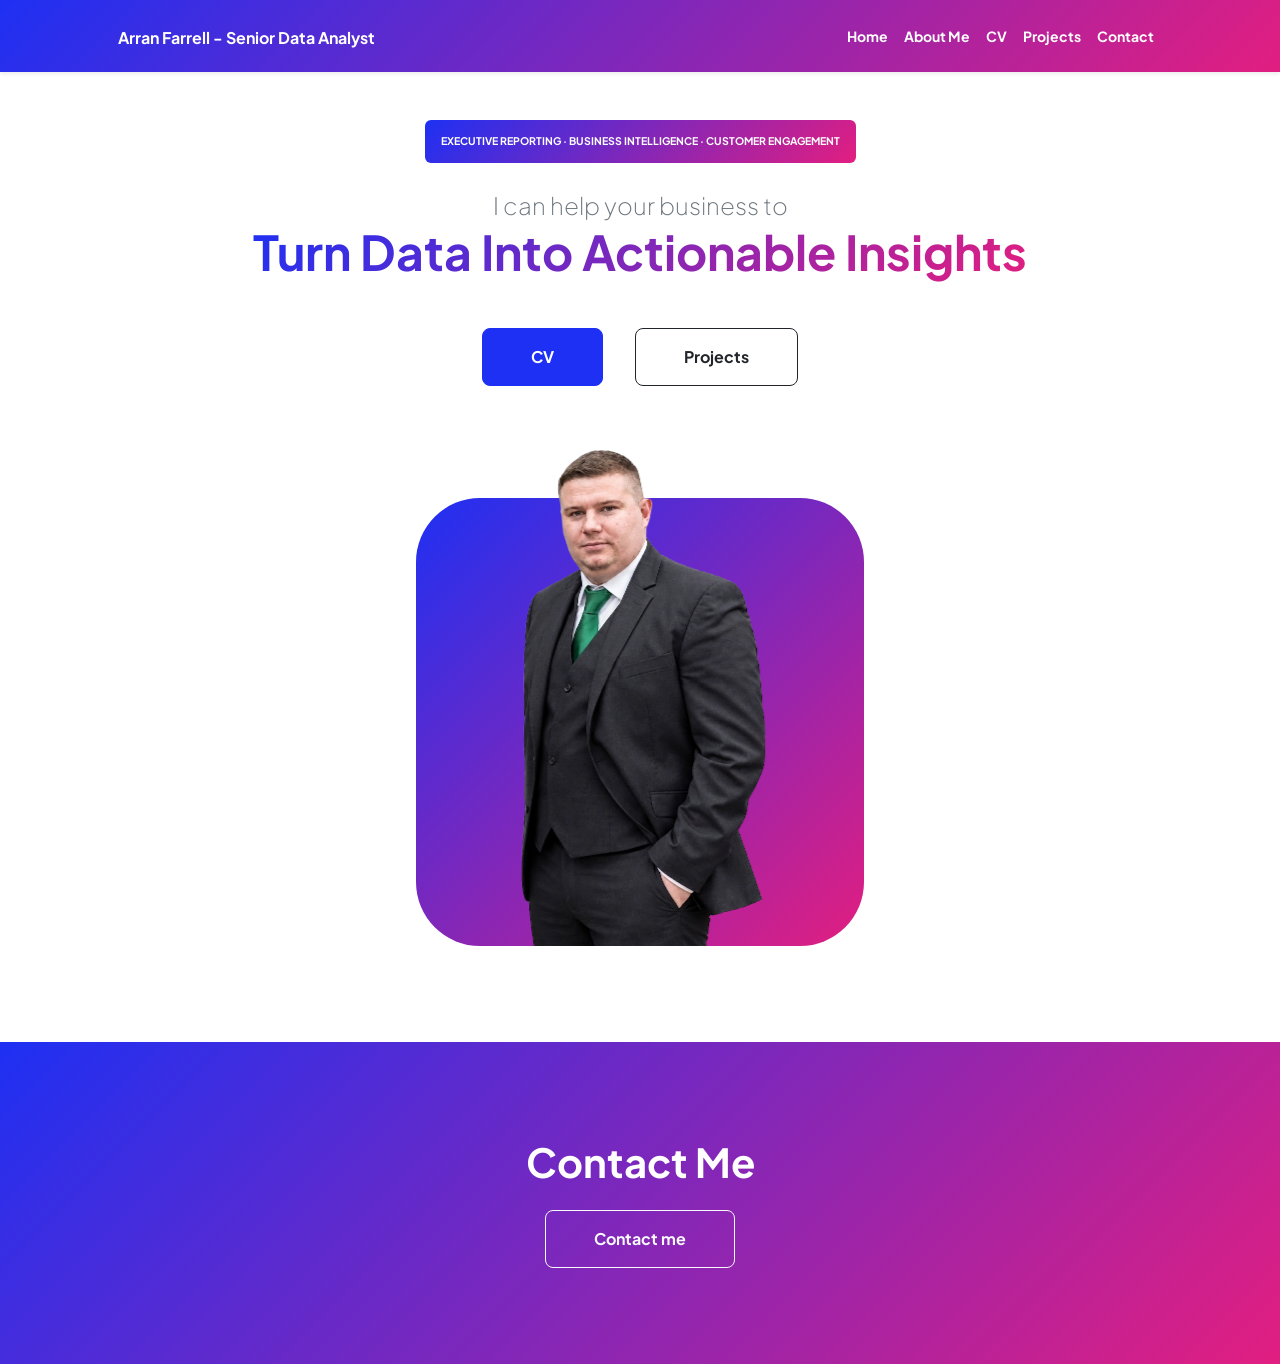
<file: index.html>
<!DOCTYPE html>
<html lang="en">
    <head>
        <meta charset="utf-8" />
        <meta name="viewport" content="width=device-width, initial-scale=1, shrink-to-fit=no" />
        <meta name="description" content="Arran Farrell - Senior Data Analyst Portfolio" />
        <meta name="author" content="Arran Farrell" />
        <title>Home - Arran Farrell</title>
        <!-- Favicon-->
        <link rel="icon" type="image/x-icon" href="assets/favicon.ico" />
        <!-- Custom Google font-->
        <link rel="preconnect" href="https://fonts.googleapis.com" />
        <link rel="preconnect" href="https://fonts.gstatic.com" crossorigin />
        <link href="https://fonts.googleapis.com/css2?family=Plus+Jakarta+Sans:wght@100;200;300;400;500;600;700;800;900&amp;display=swap" rel="stylesheet" />
        <!-- Bootstrap icons-->
        <link href="https://cdn.jsdelivr.net/npm/bootstrap-icons@1.8.1/font/bootstrap-icons.css" rel="stylesheet" />
        <!-- Core theme CSS (includes Bootstrap)-->
        <link href="css/styles.css" rel="stylesheet" />
      <!-- Google Analytics -->
        <script async src="https://www.googletagmanager.com/gtag/js?id=G-2NE5BPVYHW"></script>
        <script>
        window.dataLayer = window.dataLayer || [];
        function gtag(){dataLayer.push(arguments);}
        gtag('js', new Date());

        gtag('config', 'G-2NE5BPVYHW');
</script>
    </head>
    <body class="d-flex flex-column h-100">
        <main class="flex-shrink-0">
            <!-- Navigation-->
            <nav class="navbar navbar-expand-lg navbar-light bg-white py-2 py-lg-3 shadow-sm">
                <div class="container px-3 px-sm-5">
                    <a class="navbar-brand text-truncate" style="max-width: 80%;" href="index.html">
                        <span class="fw-bolder text-white fs-6 fs-md-5">Arran Farrell - Senior Data Analyst</span>
                    </a>
                  <button class="navbar-toggler ms-auto" type="button" data-bs-toggle="collapse" data-bs-target="#navbarSupportedContent" aria-controls="navbarSupportedContent" aria-expanded="false" aria-label="Toggle navigation">
                <span class="navbar-toggler-icon"></span>
                </button>
                    <div class="collapse navbar-collapse" id="navbarSupportedContent">
                        <ul class="navbar-nav ms-auto mb-2 mb-lg-0 small fw-bolder text-center text-lg-start pt-3 pt-lg-0">
                            <li class="nav-item"><a class="nav-link py-2 py-lg-1" href="index.html">Home</a></li>
                            <li class="nav-item"><a class="nav-link py-2 py-lg-1" href="About Me.html">About Me</a></li>
                            <li class="nav-item"><a class="nav-link py-2 py-lg-1" href="cv.html">CV</a></li>
                            <li class="nav-item"><a class="nav-link py-2 py-lg-1" href="projects.html">Projects</a></li>
                            <li class="nav-item"><a class="nav-link py-2 py-lg-1" href="contact.html">Contact</a></li>
                        </ul>
                    </div>
                </div>
            </nav>

            <!-- Header-->
            <header class="py-4 py-lg-5">
                <div class="container px-3 px-sm-5 pb-3 pb-lg-5">
                    <div class="row gx-lg-5 align-items-center">
                        <div class="col-xxl-5">
                            <!-- Header text content-->
                            <div class="text-center text-xxl-start">
                                <div class="badge bg-gradient-primary-to-secondary text-white mb-3 mb-md-4 text-wrap p-2 p-md-3">
                                <div class="text-uppercase small">Executive Reporting &middot; Business Intelligence &middot; Customer Engagement</div>
                                </div>
                                <div class="fs-4 fs-md-3 fw-light text-muted">I can help your business to</div>
                                <h1 class="display-5 display-md-3 fw-bolder mb-4 mb-md-5">
                                    <span class="text-gradient d-inline">Turn Data Into Actionable Insights</span>
                                </h1>
                                <div class="d-grid gap-2 gap-sm-3 d-sm-flex justify-content-sm-center justify-content-xxl-start mb-4 mb-xxl-0">
                                    <a class="btn btn-primary btn-lg px-4 px-sm-5 py-3 me-sm-3 fs-6 fw-bolder" href="cv.html">CV</a>
                                    <a class="btn btn-outline-dark btn-lg px-4 px-sm-5 py-3 fs-6 fw-bolder" href="projects.html">Projects</a>
                                </div>
                            </div>
                        </div>
                        <div class="col-xxl-7">
                            <!-- Header profile picture-->
                            <div class="d-flex justify-content-center mt-4 mt-xxl-0">
                                <div class="profile bg-gradient-primary-to-secondary">
                                    <img class="profile-img img-fluid" src="assets/profile.png" alt="Arran Farrell - Senior Data Analyst" />
                                </div>
                            </div>
                        </div>
                    </div>
                </div>
            </header>
        
            <!-- Call to action section-->
            <section class="py-4 py-lg-5 bg-gradient-primary-to-secondary text-white">
                <div class="container px-3 px-sm-5 my-3 my-lg-5">
                    <div class="text-center">
                        <h2 class="display-6 display-md-4 fw-bolder mb-3 mb-md-4">Contact Me</h2>
                        <a class="btn btn-outline-light btn-lg px-4 px-sm-5 py-3 fs-6 fw-bolder" href="contact.html">Contact me</a>
                    </div>
                </div>
            </section>
        </main>
       
        <!-- Bootstrap core JS-->
        <script src="https://cdn.jsdelivr.net/npm/bootstrap@5.2.3/dist/js/bootstrap.bundle.min.js"></script>
        <!-- Core theme JS-->
        <script src="js/scripts.js"></script>
    </body>
</html>
</file>
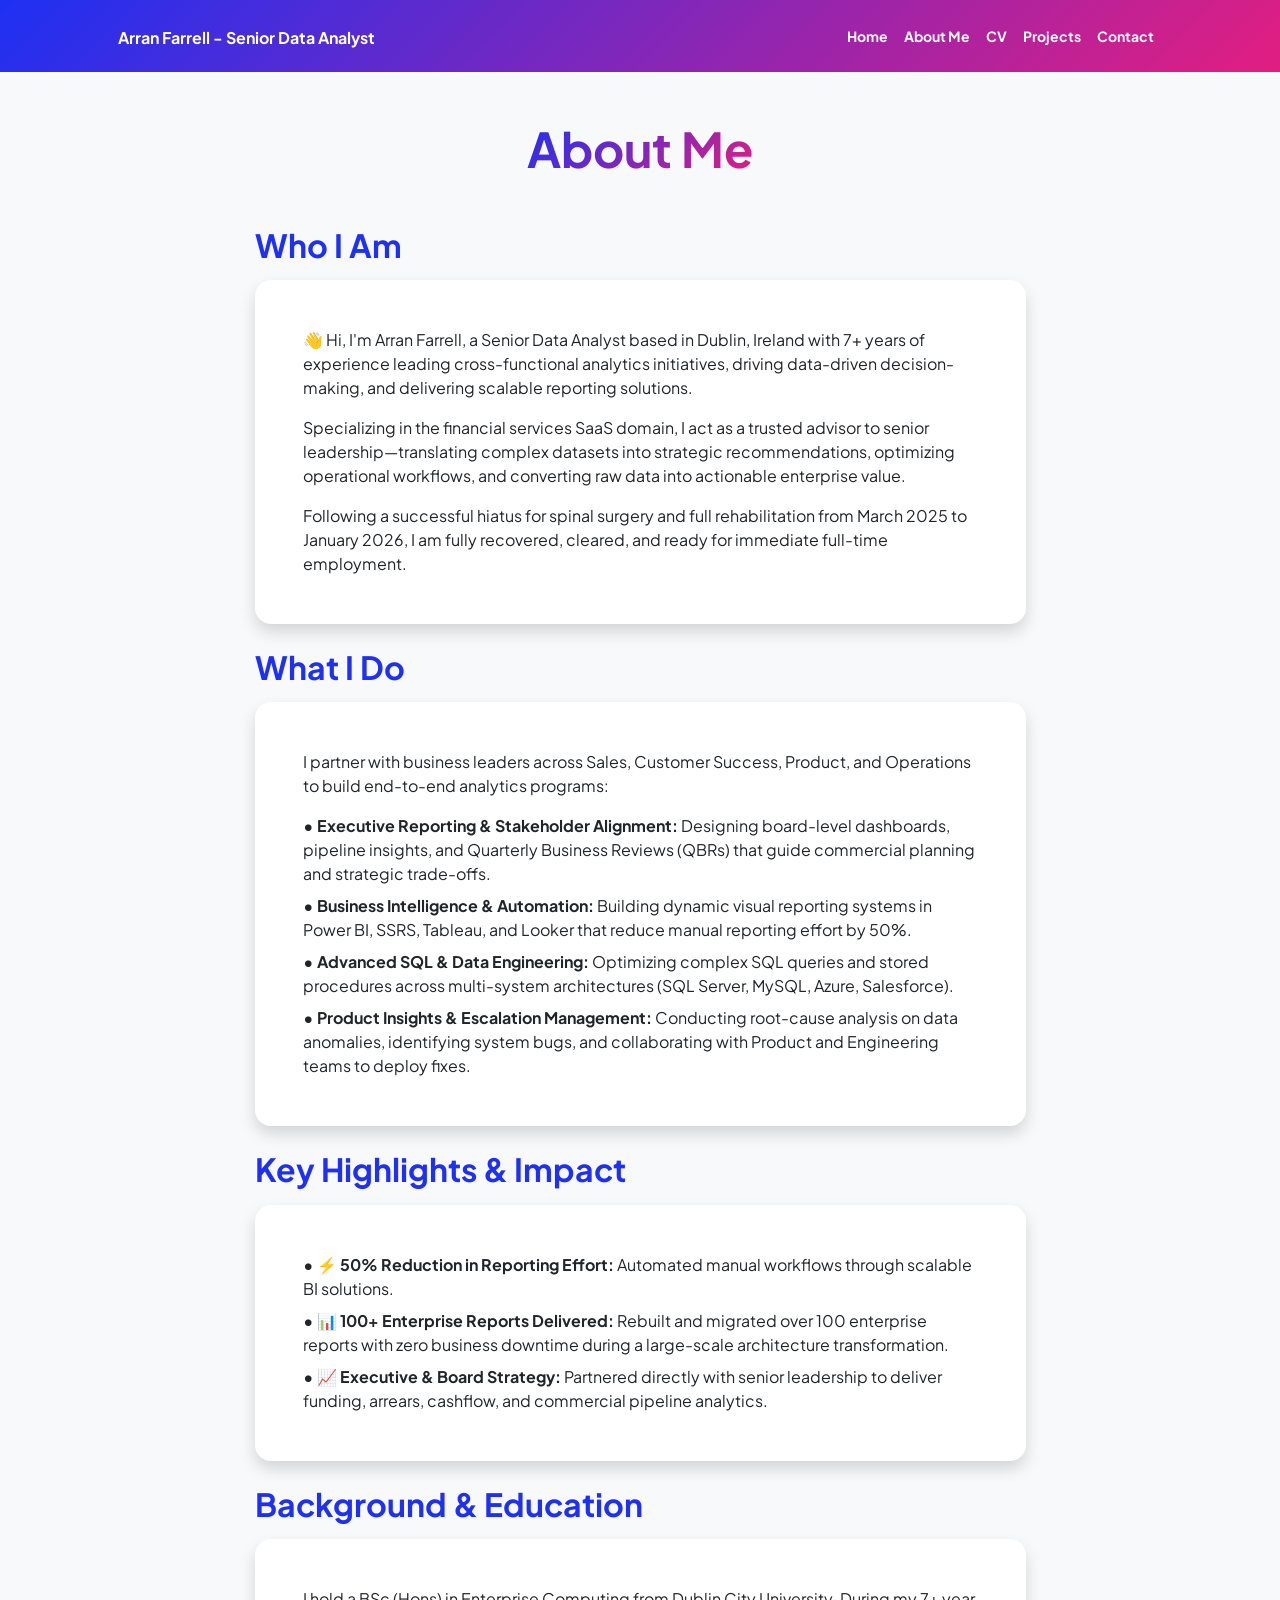
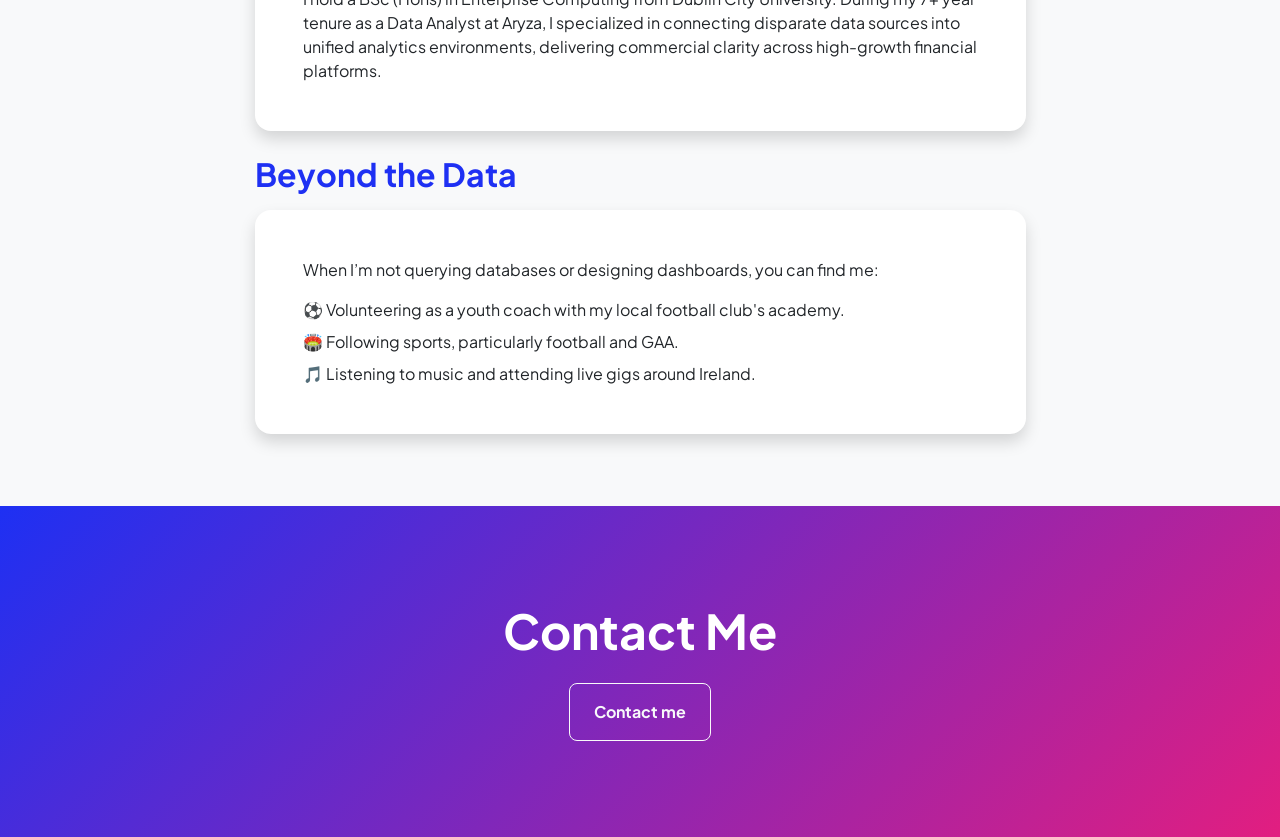
<file: About Me.html>
<!DOCTYPE html>
<html lang="en">
    <head>
        <meta charset="utf-8" />
        <meta name="viewport" content="width=device-width, initial-scale=1, shrink-to-fit=no" />
        <meta name="description" content="" />
        <meta name="author" content="" />
        <title>About Me - Arran Farrell</title>
        <!-- Favicon-->
        <link rel="icon" type="image/x-icon" href="assets/favicon.ico" />
        <!-- Custom Google font-->
        <link rel="preconnect" href="https://fonts.googleapis.com" />
        <link rel="preconnect" href="https://fonts.gstatic.com" crossorigin />
        <link href="https://fonts.googleapis.com/css2?family=Plus+Jakarta+Sans:wght@100;200;300;400;500;600;700;800;900&amp;display=swap" rel="stylesheet" />
        <!-- Bootstrap icons-->
        <link href="https://cdn.jsdelivr.net/npm/bootstrap-icons@1.8.1/font/bootstrap-icons.css" rel="stylesheet" />
        <!-- Core theme CSS (includes Bootstrap)-->
        <link href="css/styles.css" rel="stylesheet" />
        <!-- Google Analytics -->
        <script async src="https://www.googletagmanager.com/gtag/js?id=G-2NE5BPVYHW"></script>
        <script>
        window.dataLayer = window.dataLayer || [];
        function gtag(){dataLayer.push(arguments);}
        gtag('js', new Date());

        gtag('config', 'G-2NE5BPVYHW');
</script>
    </head>
    <body class="d-flex flex-column h-100 bg-light">
        <main class="flex-shrink-0">
            <!-- Navigation-->
            <nav class="navbar navbar-expand-lg navbar-light bg-white py-3">
                <div class="container px-3 px-md-5">
                    <a class="navbar-brand text-wrap me-2" href="index.html">
                        <span class="fw-bolder text-white fs-6 fs-md-5">Arran Farrell - Senior Data Analyst</span>
                    </a>
                    <button class="navbar-toggler" type="button" data-bs-toggle="collapse" data-bs-target="#navbarSupportedContent" aria-controls="navbarSupportedContent" aria-expanded="false" aria-label="Toggle navigation">
                        <span class="navbar-toggler-icon"></span>
                    </button>
                    <div class="collapse navbar-collapse" id="navbarSupportedContent">
                        <ul class="navbar-nav ms-auto mb-2 mb-lg-0 small fw-bolder">
                            <li class="nav-item"><a class="nav-link" href="index.html">Home</a></li>
                            <li class="nav-item"><a class="nav-link" href="About Me.html">About Me</a></li>
                            <li class="nav-item"><a class="nav-link" href="cv.html">CV</a></li>
                            <li class="nav-item"><a class="nav-link" href="projects.html">Projects</a></li>
                            <li class="nav-item"><a class="nav-link" href="contact.html">Contact</a></li>
                        </ul>
                    </div>
                </div>
            </nav>

            <!-- Page Content-->
            <div class="container px-3 px-md-5 my-4 my-md-5">
                <div class="text-center mb-4 mb-md-5">
                    <h1 class="display-5 fw-bolder mb-0"><span class="text-gradient d-inline">About Me</span></h1>
                </div>
                
                <div class="row gx-3 gx-md-5 justify-content-center">
                    <div class="col-lg-11 col-xl-9 col-xxl-8">
                        <section>
                            <!-- Who I Am -->
                            <div class="d-flex align-items-center justify-content-between mb-3">
                                <h2 class="text-primary fw-bolder mb-0">Who I Am</h2>
                            </div>
                            <div class="card shadow border-0 rounded-4 mb-4">
                                <div class="card-body p-4 p-md-5">
                                    <p>👋 Hi, I'm Arran Farrell, a Senior Data Analyst based in Dublin, Ireland with 7+ years of experience leading cross-functional analytics initiatives, driving data-driven decision-making, and delivering scalable reporting solutions.</p>
                                    <p>Specializing in the financial services SaaS domain, I act as a trusted advisor to senior leadership—translating complex datasets into strategic recommendations, optimizing operational workflows, and converting raw data into actionable enterprise value.</p> 
                                    <p class="mb-0">Following a successful hiatus for spinal surgery and full rehabilitation from March 2025 to January 2026, I am fully recovered, cleared, and ready for immediate full-time employment.</p>
                                </div>
                            </div>

                            <!-- What I Do -->
                            <div class="d-flex align-items-center justify-content-between mb-3">
                                <h2 class="text-primary fw-bolder mb-0">What I Do</h2>
                            </div>
                            <div class="card shadow border-0 rounded-4 mb-4">
                                <div class="card-body p-4 p-md-5">
                                    <p class="mb-3">I partner with business leaders across Sales, Customer Success, Product, and Operations to build end-to-end analytics programs:</p>
                                    <ul class="list-unstyled mb-0">
                                        <li class="mb-2"><strong>• Executive Reporting & Stakeholder Alignment:</strong> Designing board-level dashboards, pipeline insights, and Quarterly Business Reviews (QBRs) that guide commercial planning and strategic trade-offs.</li>
                                        <li class="mb-2"><strong>• Business Intelligence & Automation:</strong> Building dynamic visual reporting systems in Power BI, SSRS, Tableau, and Looker that reduce manual reporting effort by 50%.</li>
                                        <li class="mb-2"><strong>• Advanced SQL & Data Engineering:</strong> Optimizing complex SQL queries and stored procedures across multi-system architectures (SQL Server, MySQL, Azure, Salesforce).</li>
                                        <li><strong>• Product Insights & Escalation Management:</strong> Conducting root-cause analysis on data anomalies, identifying system bugs, and collaborating with Product and Engineering teams to deploy fixes.</li>
                                    </ul>
                                </div>
                            </div>

                            <!-- Key Highlights & Impact -->
                            <div class="d-flex align-items-center justify-content-between mb-3">
                                <h2 class="text-primary fw-bolder mb-0">Key Highlights & Impact</h2>
                            </div>
                            <div class="card shadow border-0 rounded-4 mb-4">
                                <div class="card-body p-4 p-md-5">
                                    <ul class="list-unstyled mb-0">
                                        <li class="mb-2"><strong>• ⚡ 50% Reduction in Reporting Effort:</strong> Automated manual workflows through scalable BI solutions.</li>
                                        <li class="mb-2"><strong>• 📊 100+ Enterprise Reports Delivered:</strong> Rebuilt and migrated over 100 enterprise reports with zero business downtime during a large-scale architecture transformation.</li>
                                        <li><strong>• 📈 Executive & Board Strategy:</strong> Partnered directly with senior leadership to deliver funding, arrears, cashflow, and commercial pipeline analytics.</li>
                                    </ul>
                                </div>
                            </div>

                            <!-- Background & Education -->
                            <div class="d-flex align-items-center justify-content-between mb-3">
                                <h2 class="text-primary fw-bolder mb-0">Background & Education</h2>
                            </div>
                            <div class="card shadow border-0 rounded-4 mb-4">
                                <div class="card-body p-4 p-md-5">
                                    <p class="mb-0">I hold a BSc (Hons) in Enterprise Computing from Dublin City University. During my 7+ year tenure as a Data Analyst at Aryza, I specialized in connecting disparate data sources into unified analytics environments, delivering commercial clarity across high-growth financial platforms.</p>
                                </div>
                            </div>

                            <!-- Beyond the Data -->
                            <div class="d-flex align-items-center justify-content-between mb-3">
                                <h2 class="text-primary fw-bolder mb-0">Beyond the Data</h2>
                            </div>
                            <div class="card shadow border-0 rounded-4 mb-4">
                                <div class="card-body p-4 p-md-5">
                                    <p class="mb-3">When I’m not querying databases or designing dashboards, you can find me:</p>
                                    <ul class="list-unstyled mb-0">
                                        <li class="mb-2">⚽ Volunteering as a youth coach with my local football club's academy.</li>
                                        <li class="mb-2">🏟️ Following sports, particularly football and GAA.</li>
                                        <li>🎵 Listening to music and attending live gigs around Ireland.</li>
                                    </ul>
                                </div>
                            </div>
                        </section>
                    </div>
                </div>
            </div>

            <!-- Call to Action Section -->
            <section class="py-5 bg-gradient-primary-to-secondary text-white">
                <div class="container px-3 px-md-5 my-3 my-md-5">
                    <div class="text-center">
                        <h2 class="display-5 fw-bolder mb-4">Contact Me</h2>
                        <a class="btn btn-outline-light btn-lg px-4 py-3 fs-6 fw-bolder" href="contact.html">Contact me</a>
                    </div>
                </div>
            </section>
        </main>

        <!-- Bootstrap core JS-->
        <script src="https://cdn.jsdelivr.net/npm/bootstrap@5.2.3/dist/js/bootstrap.bundle.min.js"></script>
        <!-- Core theme JS-->
        <script src="js/scripts.js"></script>
    </body>
</html>
</file>
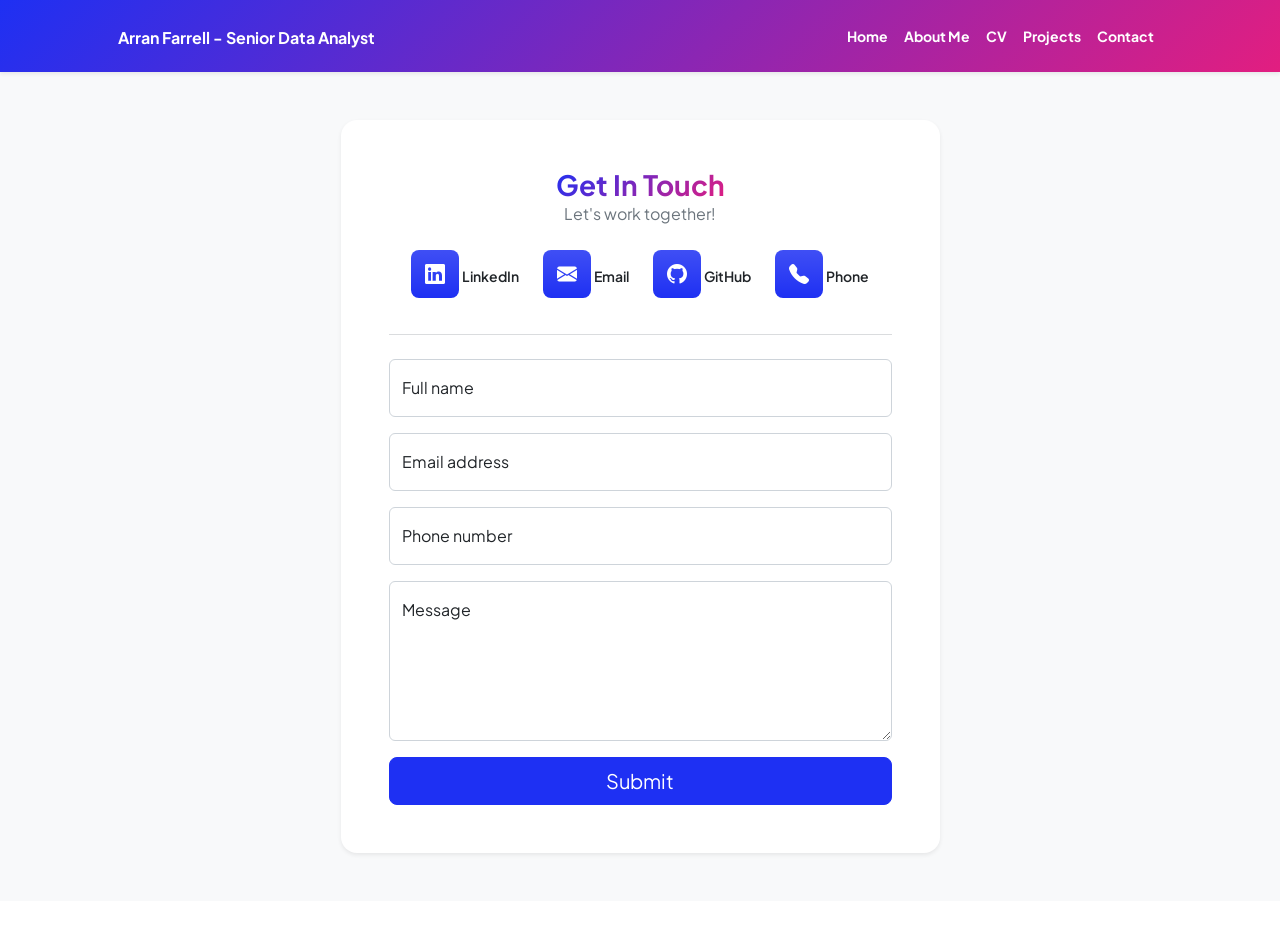
<file: contact.html>
<!DOCTYPE html>
<html lang="en">
    <head>
        <meta charset="utf-8" />
        <meta name="viewport" content="width=device-width, initial-scale=1, shrink-to-fit=no" />
        <meta name="description" content />
        <meta name="author" content />
        <title>Contact - Arran Farrell</title>
        <!-- Favicon-->
        <link rel="icon" type="image/x-icon" href="assets/favicon.ico" />
        <!-- Custom Google font-->
        <link rel="preconnect" href="https://fonts.googleapis.com" />
        <link rel="preconnect" href="https://fonts.gstatic.com" crossorigin />
        <link href="https://fonts.googleapis.com/css2?family=Plus+Jakarta+Sans:wght@100;200;300;400;500;600;700;800;900&amp;display=swap" rel="stylesheet" />
        <!-- Bootstrap icons-->
        <link href="https://cdn.jsdelivr.net/npm/bootstrap-icons@1.8.1/font/bootstrap-icons.css" rel="stylesheet" />
        <!-- Core theme CSS (includes Bootstrap)-->
        <link href="css/styles.css" rel="stylesheet" />
        <!-- Google Analytics -->
        <script async src="https://www.googletagmanager.com/gtag/js?id=G-2NE5BPVYHW"></script>
        <script>
        window.dataLayer = window.dataLayer || [];
        function gtag(){dataLayer.push(arguments);}
        gtag('js', new Date());

        gtag('config', 'G-2NE5BPVYHW');
</script>
    </head>
    <body class="d-flex flex-column">
        <main class="flex-shrink-0">
            <!-- Navigation-->
             <nav class="navbar navbar-expand-lg navbar-light bg-white py-2 py-lg-3 shadow-sm">
                <div class="container px-3 px-sm-5">
                    <a class="navbar-brand text-truncate" style="max-width: 80%;" href="index.html">
                        <span class="fw-bolder text-white fs-6 fs-md-5">Arran Farrell - Senior Data Analyst</span>
                    </a>
                     <button class="navbar-toggler ms-auto" type="button" data-bs-toggle="collapse" data-bs-target="#navbarSupportedContent" aria-controls="navbarSupportedContent" aria-expanded="false" aria-label="Toggle navigation">
                      <span class="navbar-toggler-icon"></span>
                      </button>
                    <div class="collapse navbar-collapse" id="navbarSupportedContent">
                        <ul class="navbar-nav ms-auto mb-2 mb-lg-0 small fw-bolder">
                          <li class="nav-item"><a class="nav-link" href="index.html">Home</a></li>
                            <li class="nav-item"><a class="nav-link" href="About Me.html">About Me</a></li>
                            <li class="nav-item"><a class="nav-link" href="cv.html">CV</a></li>
                            <li class="nav-item"><a class="nav-link" href="projects.html">Projects</a></li>
                            <li class="nav-item"><a class="nav-link" href="contact.html">Contact</a></li>
                        </ul>
                    </div>
                </div>
            </nav>
                        <!-- Contact links -->

            <div class="row text-center mb-5">

            <section class="bg-light py-5">
  <div class="container px-5">
    <div class="row justify-content-center">
      <div class="col-lg-8 col-xl-7">
        
        <!-- Main Card Wrapper -->
        <div class="card border-0 shadow-sm rounded-4 overflow-hidden">
          <div class="card-body p-4 p-sm-5">

            <!-- Title & Subtitle -->
            <div class="text-center mb-4">
              <h3 class="display-8 fw-bolder mb-0"><span class="text-gradient d-inline">Get In Touch</span></h3>
              <p class="text-muted fs-6 mb-0">Let's work together!</p>
            </div>

            <!-- Contact Icons (Tightly Spaced) -->
            <div class="d-flex justify-content-center gap-4 mb-4 pb-2 text-center">
              
              <!-- LinkedIn -->
              <a href="https://www.linkedin.com/in/arran-farrell-49978212b/" target="_blank" class="text-decoration-none contact-icon-item">
                <div class="feature bg-primary bg-gradient text-white rounded-3 mb-1 mx-auto">
                  <i class="bi bi-linkedin fs-5"></i>
                </div>
                <span class="fw-semibold text-dark small">LinkedIn</span>
              </a>

              <!-- Email -->
              <a href="mailto:arran.farrell1423@gmail.com" class="text-decoration-none contact-icon-item">
                <div class="feature bg-primary bg-gradient text-white rounded-3 mb-1 mx-auto">
                  <i class="bi bi-envelope-fill fs-5"></i>
                </div>
                <span class="fw-semibold text-dark small">Email</span>
              </a>

              <!-- GitHub -->
              <a href="https://github.com/ArranF1995" target="_blank" class="text-decoration-none contact-icon-item">
                <div class="feature bg-primary bg-gradient text-white rounded-3 mb-1 mx-auto">
                  <i class="bi bi-github fs-5"></i>
                </div>
                <span class="fw-semibold text-dark small">GitHub</span>
              </a>

              <!-- Phone -->
              <a href="tel:+353863453771" class="text-decoration-none contact-icon-item">
                <div class="feature bg-primary bg-gradient text-white rounded-3 mb-1 mx-auto">
                  <i class="bi bi-telephone-fill fs-5"></i>
                </div>
                <span class="fw-semibold text-dark small">Phone</span>
              </a>

            </div>

            <hr class="my-4 text-muted opacity-25">

                        <!-- Contact Form -->
            <form id="contactForm"
                  action="https://formspree.io/f/xaenadav"
                  method="POST">

              <!-- Full Name -->
              <div class="form-floating mb-3">
                <input
                  class="form-control"
                  id="name"
                  name="name"
                  type="text"
                  placeholder="Enter your name..."
                  required
                />
                <label for="name">Full name</label>
              </div>

              <!-- Email Address -->
              <div class="form-floating mb-3">
                <input
                  class="form-control"
                  id="email"
                  name="email"
                  type="email"
                  placeholder="name@example.com"
                  required
                />
                <label for="email">Email address</label>
              </div>

              <!-- Phone Number -->
              <div class="form-floating mb-3">
                <input
                  class="form-control"
                  id="phone"
                  name="phone"
                  type="tel"
                  placeholder="(123) 456-7890"
                  
                />
                <label for="phone">Phone number</label>
              </div>

              <!-- Message -->
              <div class="form-floating mb-3">
                <textarea
                  class="form-control"
                  id="message"
                  name="message"
                  placeholder="Enter your message here..."
                  style="height: 10rem"
                  required
                ></textarea>
                <label for="message">Message</label>
              </div>

              <!-- Submit Button -->
              <div class="d-grid">
                <button
                  class="btn btn-primary btn-lg"
                  id="submitButton"
                  type="submit">
                  Submit
                </button>
              </div>

            </form>

          </div>
        </div>

      </div>
    </div>
  </div>
</section>
             
        </main>
     
    
        <!-- Bootstrap core JS-->
        <script src="https://cdn.jsdelivr.net/npm/bootstrap@5.2.3/dist/js/bootstrap.bundle.min.js"></script>
        <!-- Core theme JS-->
        <script src="js/scripts.js"></script>
        <!-- * * * * * * * * * * * * * * * * * * * * * * * * * * * * * * * * * * * * * * * *-->
        <!-- * *                               SB Forms JS                               * *-->
        <!-- * * Activate your form at https://startbootstrap.com/solution/contact-forms * *-->
        <!-- * * * * * * * * * * * * * * * * * * * * * * * * * * * * * * * * * * * * * * * *-->
        <script src="https://cdn.startbootstrap.com/sb-forms-latest.js"></script>
    </body>
</html>
</file>
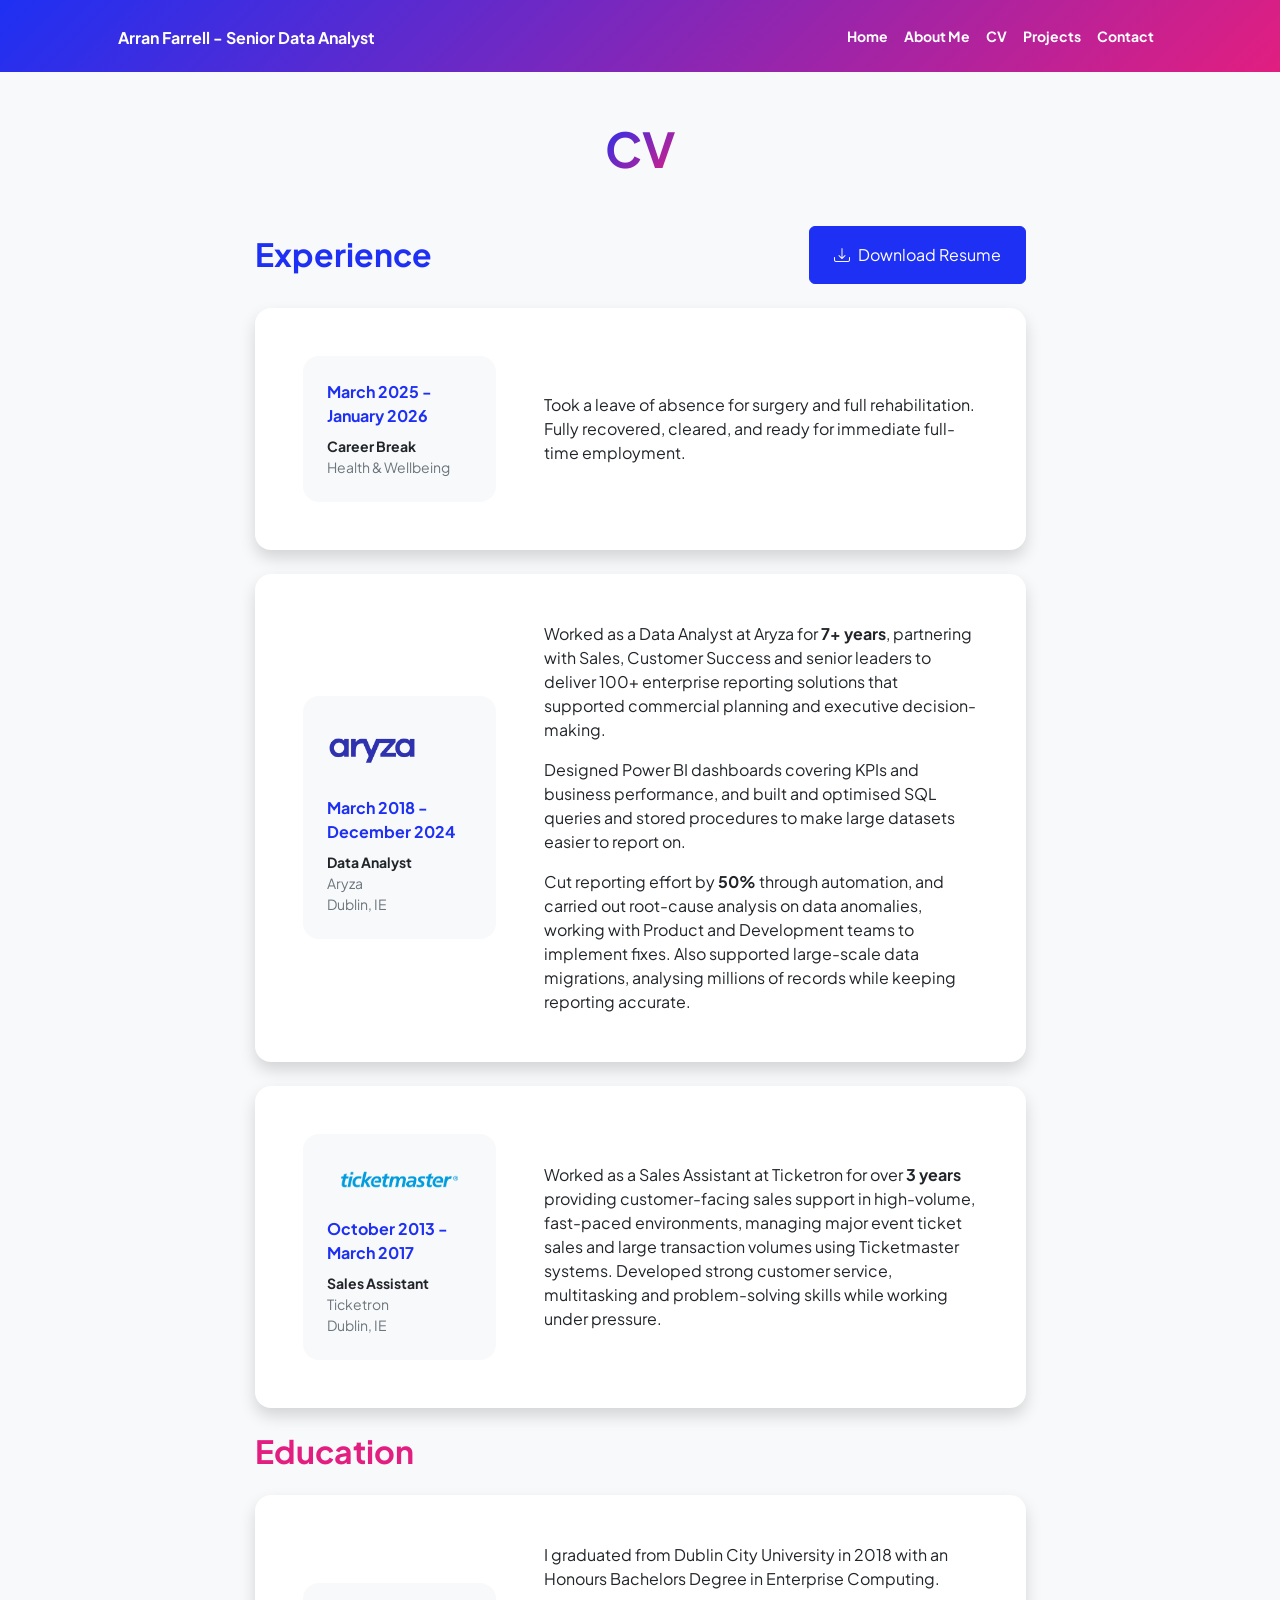
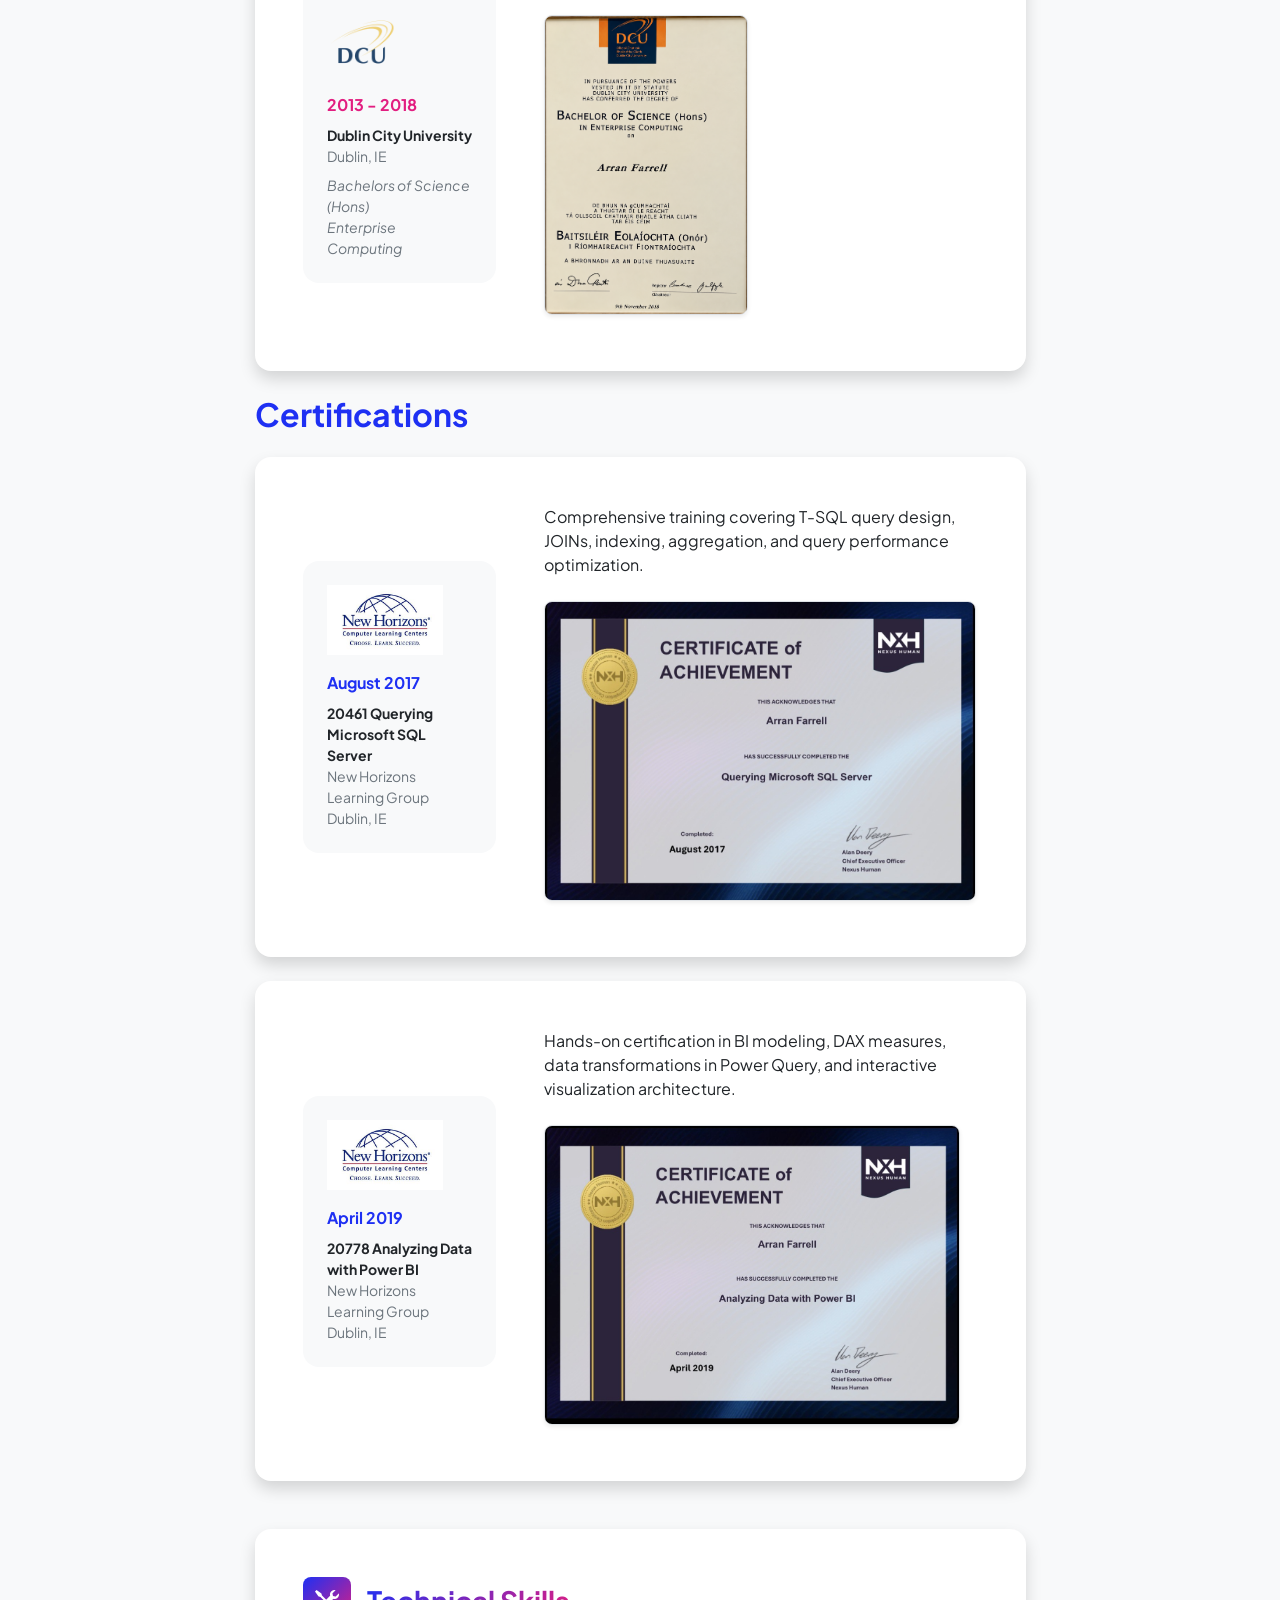
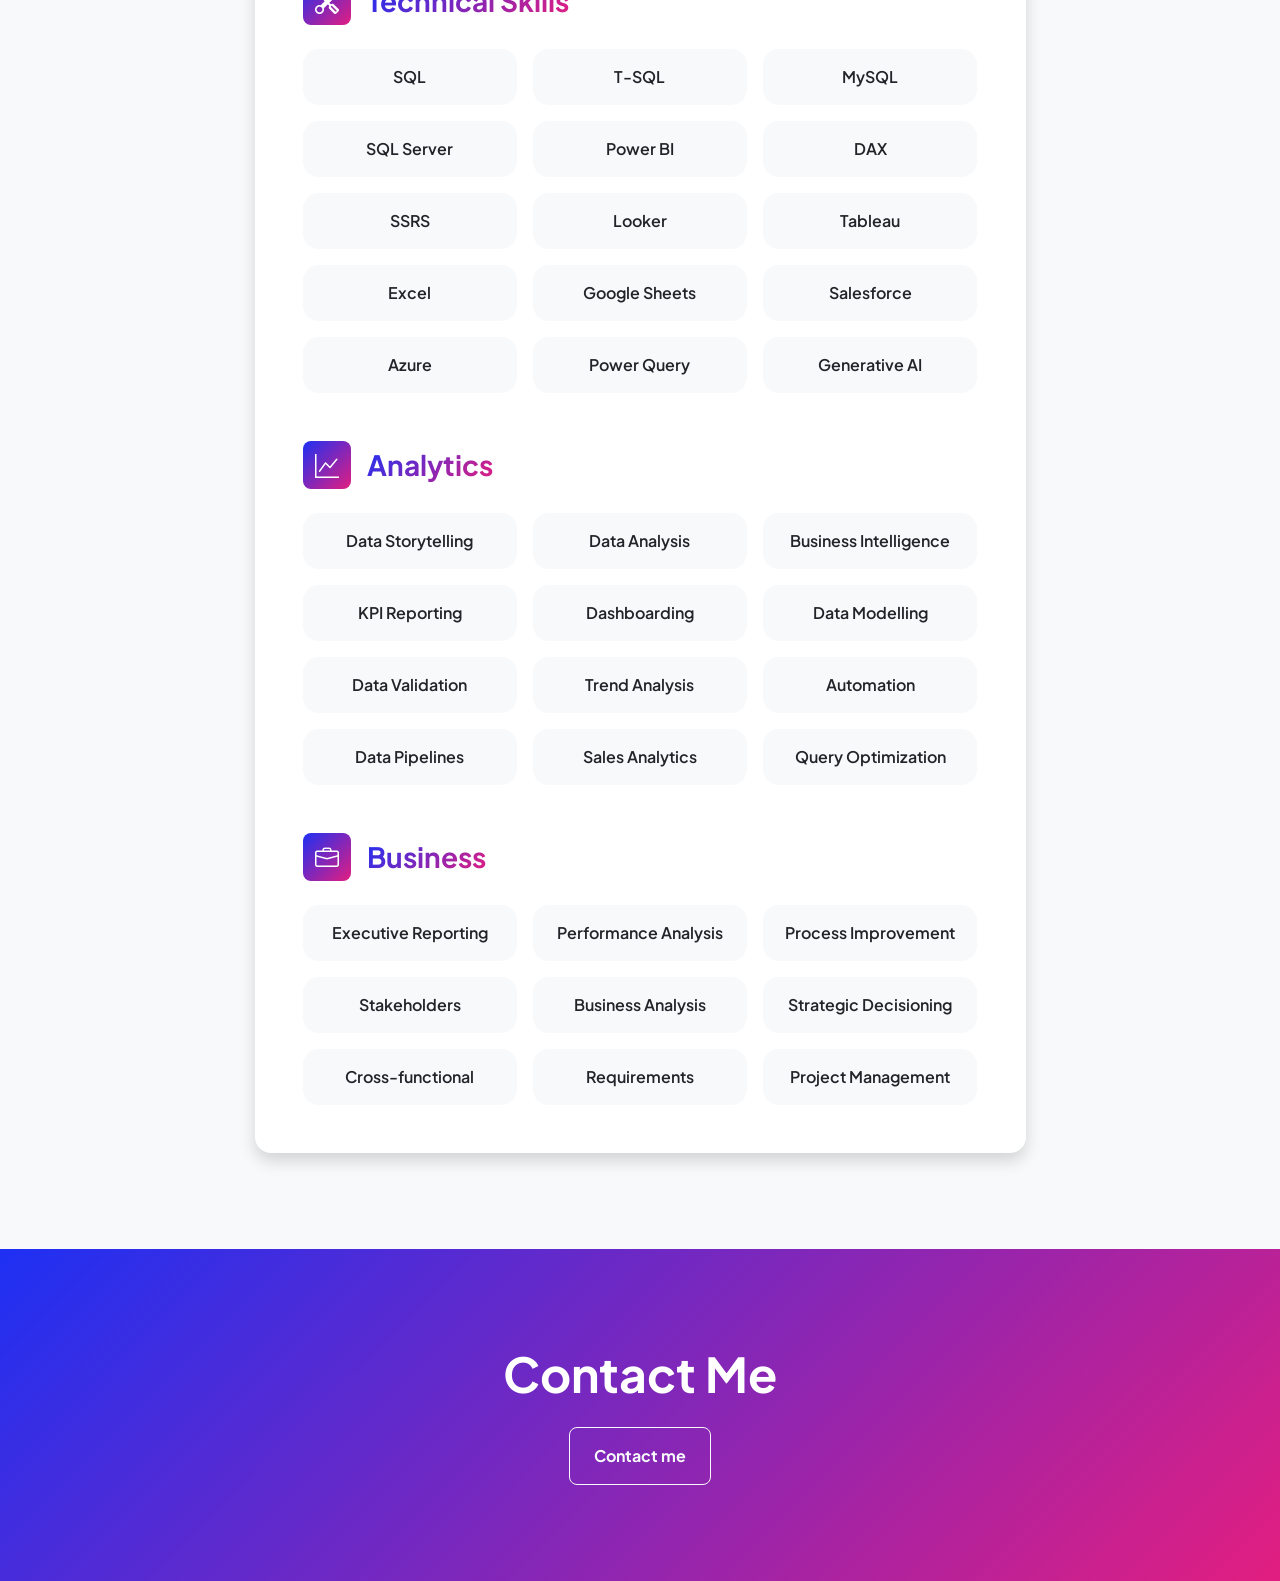
<file: cv.html>
<!DOCTYPE html>
<html lang="en">
    <head>
        <meta charset="utf-8" />
        <meta name="viewport" content="width=device-width, initial-scale=1, shrink-to-fit=no" />
        <meta name="description" content="" />
        <meta name="author" content="" />
        <title>CV - Arran Farrell</title>
        <!-- Favicon-->
        <link rel="icon" type="image/x-icon" href="assets/favicon.ico" />
        <!-- Custom Google font-->
        <link rel="preconnect" href="https://fonts.googleapis.com" />
        <link rel="preconnect" href="https://fonts.gstatic.com" crossorigin />
        <link href="https://fonts.googleapis.com/css2?family=Plus+Jakarta+Sans:wght@100;200;300;400;500;600;700;800;900&amp;display=swap" rel="stylesheet" />
        <!-- Bootstrap icons-->
        <link href="https://cdn.jsdelivr.net/npm/bootstrap-icons@1.8.1/font/bootstrap-icons.css" rel="stylesheet" />
        <!-- Core theme CSS (includes Bootstrap)-->
        <link href="css/styles.css" rel="stylesheet" />
        <!-- Google Analytics -->
        <script async src="https://www.googletagmanager.com/gtag/js?id=G-2NE5BPVYHW"></script>
        <script>
        window.dataLayer = window.dataLayer || [];
        function gtag(){dataLayer.push(arguments);}
        gtag('js', new Date());

        gtag('config', 'G-2NE5BPVYHW');
</script>
    </head>
    <body class="d-flex flex-column h-100 bg-light">
        <main class="flex-shrink-0">
            <!-- Navigation-->
            <nav class="navbar navbar-expand-lg navbar-light bg-white py-3">
                <div class="container px-3 px-md-5">
                    <a class="navbar-brand text-wrap me-2" href="index.html">
                        <span class="fw-bolder text-white fs-6 fs-md-5">Arran Farrell - Senior Data Analyst</span>
                    </a>
                    <button class="navbar-toggler" type="button" data-bs-toggle="collapse" data-bs-target="#navbarSupportedContent" aria-controls="navbarSupportedContent" aria-expanded="false" aria-label="Toggle navigation">
                        <span class="navbar-toggler-icon"></span>
                    </button>
                    <div class="collapse navbar-collapse" id="navbarSupportedContent">
                        <ul class="navbar-nav ms-auto mb-2 mb-lg-0 small fw-bolder">
                            <li class="nav-item"><a class="nav-link" href="index.html">Home</a></li>
                            <li class="nav-item"><a class="nav-link" href="About Me.html">About Me</a></li>
                            <li class="nav-item"><a class="nav-link" href="cv.html">CV</a></li>
                            <li class="nav-item"><a class="nav-link" href="projects.html">Projects</a></li>
                            <li class="nav-item"><a class="nav-link" href="contact.html">Contact</a></li>
                        </ul>
                    </div>
                </div>
            </nav>

            <!-- Page Content-->
            <div class="container px-3 px-md-5 my-4 my-md-5">
                <div class="text-center mb-4 mb-md-5">
                    <h1 class="display-5 fw-bolder mb-0"><span class="text-gradient d-inline">CV</span></h1>
                </div>
                <div class="row gx-3 gx-md-5 justify-content-center">
                    <div class="col-lg-11 col-xl-9 col-xxl-8">
                        
                        <!-- Experience Section-->
                        <section>
                            <div class="d-flex flex-column flex-sm-row align-items-start align-items-sm-center justify-content-between mb-4 gap-3">
                                <h2 class="text-primary fw-bolder mb-0">Experience</h2>
                                <a class="btn btn-primary px-4 py-2 py-md-3" href="/Arran_Farrell_CV.pdf" download="Arran_Farrell_CV.pdf">
                                    <i class="bi bi-download me-2"></i>Download Resume
                                </a>
                            </div>

                            <!-- Experience Card 1-->
                            <div class="card shadow border-0 rounded-4 mb-4">
                                <div class="card-body p-4 p-md-5">
                                    <div class="row align-items-center gy-4 gx-lg-5">
                                        <div class="col-12 col-lg-4 text-center text-lg-start">
                                            <div class="bg-light p-4 rounded-4">
                                                <div class="text-primary fw-bolder mb-2">March 2025 - <br class="d-none d-lg-block">January 2026</div>
                                                <div class="small fw-bolder">Career Break</div>
                                                <div class="small text-muted">Health & Wellbeing</div>
                                            </div>
                                        </div>
                                        <div class="col-12 col-lg-8">
                                            <div>Took a leave of absence for surgery and full rehabilitation. Fully recovered, cleared, and ready for immediate full-time employment.</div>
                                        </div>
                                    </div>
                                </div>
                            </div>

                            <!-- Experience Card 2-->
                            <div class="card shadow border-0 rounded-4 mb-4">
                                <div class="card-body p-4 p-md-5">
                                    <div class="row align-items-center gy-4 gx-lg-5">
                                        <div class="col-12 col-lg-4 text-center text-lg-start">
                                            <div class="bg-light p-4 rounded-4">
                                                <img src="assets/aryza.png" alt="Aryza Logo" class="mb-3" style="max-height: 60px; max-width: 100%; object-fit: contain;">
                                                <div class="text-primary fw-bolder mb-2">March 2018 - <br class="d-none d-lg-block">December 2024</div>
                                                <div class="small fw-bolder">Data Analyst</div>
                                                <div class="small text-muted">Aryza</div>
                                                <div class="small text-muted">Dublin, IE</div>
                                            </div>
                                        </div>
                                        <div class="col-12 col-lg-8">
                                            <p>Worked as a Data Analyst at Aryza for <strong>7+ years</strong>, partnering with Sales, Customer Success and senior leaders to deliver 100+ enterprise reporting solutions that supported commercial planning and executive decision-making.</p>
                                            <p>Designed Power BI dashboards covering KPIs and business performance, and built and optimised SQL queries and stored procedures to make large datasets easier to report on.</p>
                                            <p class="mb-0">Cut reporting effort by <strong>50%</strong> through automation, and carried out root-cause analysis on data anomalies, working with Product and Development teams to implement fixes. Also supported large-scale data migrations, analysing millions of records while keeping reporting accurate.</p>
                                        </div>
                                    </div>
                                </div>
                            </div>

                            <!-- Experience Card 3-->
                            <div class="card shadow border-0 rounded-4 mb-4">
                                <div class="card-body p-4 p-md-5">
                                    <div class="row align-items-center gy-4 gx-lg-5">
                                        <div class="col-12 col-lg-4 text-center text-lg-start">
                                            <div class="bg-light p-4 rounded-4">
                                                <img src="assets/tmlogo_blue.png" alt="Ticketmaster Logo" class="mb-3" style="max-height: 70px; max-width: 100%; object-fit: contain;">
                                                <div class="text-primary fw-bolder mb-2">October 2013 - <br class="d-none d-lg-block">March 2017</div>
                                                <div class="small fw-bolder">Sales Assistant</div>
                                                <div class="small text-muted">Ticketron</div>
                                                <div class="small text-muted">Dublin, IE</div>
                                            </div>
                                        </div>
                                        <div class="col-12 col-lg-8">
                                            <p class="mb-0">Worked as a Sales Assistant at Ticketron for over <strong>3 years</strong> providing customer-facing sales support in high-volume, fast-paced environments, managing major event ticket sales and large transaction volumes using Ticketmaster systems. Developed strong customer service, multitasking and problem-solving skills while working under pressure.</p>
                                        </div>
                                    </div>
                                </div>
                            </div>
                        </section>

                        <!-- Education Section-->
                        <!-- Education Section -->
                    <section>
                        <h2 class="text-secondary fw-bolder mb-4">Education</h2>

                        <div class="card shadow border-0 rounded-4 mb-4">
                            <div class="card-body p-4 p-md-5">
                                <div class="row align-items-center gy-4 gx-lg-5">

                                    <!-- University Details -->
                                    <div class="col-12 col-lg-4 text-center text-lg-start">
                                        <div class="bg-light p-4 rounded-4">
                                            <img src="assets/dcu.png"
                                                alt="DCU Logo"
                                                class="mb-3"
                                                style="max-height: 70px; max-width: 100%; object-fit: contain;">

                                            <div class="text-secondary fw-bolder mb-2">
                                                2013 - 2018
                                            </div>

                                            <div class="mb-2">
                                                <div class="small fw-bolder">
                                                    Dublin City University
                                                </div>
                                                <div class="small text-muted">
                                                    Dublin, IE
                                                </div>
                                            </div>

                                            <div class="fst-italic">
                                                <div class="small text-muted">
                                                    Bachelors of Science (Hons)
                                                </div>
                                                <div class="small text-muted">
                                                    Enterprise Computing
                                                </div>
                                            </div>
                                        </div>
                                    </div>

                                    <!-- Description and Degree Certificate -->
                                    <div class="col-12 col-lg-8">
                                        <div class="mb-4">
                                            I graduated from Dublin City University in 2018
                                            with an Honours Bachelors Degree in Enterprise
                                            Computing.
                                        </div>

                                        <!-- Degree Certificate Image -->
                                        <a href="assets/degree.png"
                                        target="_blank"
                                        rel="noopener noreferrer">
                                            <img src="assets/degree.png"
                                                alt="Dublin City University Degree Certificate"
                                                class="img-fluid rounded-3 shadow-sm border"
                                                style="max-height: 300px; width: auto; object-fit: contain;">
                                        </a>

                                        <div class="small text-muted mt-2">
                                            
                                        </div>
                                    </div>

                                </div>
                            </div>
                        </div>
                    </section>
                           
                        <!-- Certifications Section -->
                        <section>
                    <div class="d-flex align-items-center justify-content-between mb-4">
                        <h2 class="text-primary fw-bolder mb-0">Certifications</h2>
                    </div>

                    <!-- SQL Server Certification -->
                    <div class="card shadow border-0 rounded-4 mb-4">
                        <div class="card-body p-4 p-md-5">
                            <div class="row align-items-center gy-4 gx-lg-5">

                                <!-- Course Details -->
                                <div class="col-12 col-lg-4 text-center text-lg-start">
                                    <div class="bg-light p-4 rounded-4">
                                        <img src="assets/new_horizons.jpg"
                                            alt="New Horizons Logo"
                                            class="mb-3"
                                            style="max-height: 70px; max-width: 100%; object-fit: contain;">

                                        <div class="text-primary fw-bolder mb-2">August 2017</div>
                                        <div class="small fw-bolder">20461 Querying Microsoft SQL Server</div>
                                        <div class="small text-muted">New Horizons Learning Group</div>
                                        <div class="small text-muted">Dublin, IE</div>
                                    </div>
                                </div>

                                <!-- Description and Certificate -->
                                <div class="col-12 col-lg-8">
                                    <div class="mb-4">
                                        Comprehensive training covering T-SQL query design,
                                        JOINs, indexing, aggregation, and query performance
                                        optimization.
                                    </div>

                                    <a href="assets/SQLCert.jfif"
                                    target="_blank"
                                    rel="noopener noreferrer">
                                        <img src="assets/SQLCert.jfif"
                                            alt="Microsoft SQL Server Training Certificate"
                                            class="img-fluid rounded-3 shadow-sm border"
                                            style="max-height: 300px; width: auto; object-fit: contain;">
                                    </a>

                                    <div class="small text-muted mt-2">
                                        
                                    </div>
                                </div>

                            </div>
                        </div>
                    </div>

                    <!-- Power BI Certification -->
                    <div class="card shadow border-0 rounded-4 mb-4">
                        <div class="card-body p-4 p-md-5">
                            <div class="row align-items-center gy-4 gx-lg-5">

                                <!-- Course Details -->
                                <div class="col-12 col-lg-4 text-center text-lg-start">
                                    <div class="bg-light p-4 rounded-4">
                                        <img src="assets/new_horizons.jpg"
                                            alt="New Horizons Logo"
                                            class="mb-3"
                                            style="max-height: 70px; max-width: 100%; object-fit: contain;">

                                        <div class="text-primary fw-bolder mb-2">April 2019</div>
                                        <div class="small fw-bolder">20778 Analyzing Data with Power BI</div>
                                        <div class="small text-muted">New Horizons Learning Group</div>
                                        <div class="small text-muted">Dublin, IE</div>
                                    </div>
                                </div>

                                <!-- Description and Certificate -->
                                <div class="col-12 col-lg-8">
                                    <div class="mb-4">
                                        Hands-on certification in BI modeling, DAX measures,
                                        data transformations in Power Query, and interactive
                                        visualization architecture.
                                    </div>

                                    <a href="assets/powerbicert.jfif"
                                    target="_blank"
                                    rel="noopener noreferrer">
                                        <img src="assets/powerbicert.jfif"
                                            alt="Power BI Training Certificate"
                                            class="img-fluid rounded-3 shadow-sm border"
                                            style="max-height: 300px; width: auto; object-fit: contain;">
                                    </a>

                                    <div class="small text-muted mt-2">
                                       
                                    </div>
                                </div>

                            </div>
                        </div>
                    </div>
                </section>

                        <!-- Skills Section-->
                        <section class="mt-5">
                            <div class="card shadow border-0 rounded-4 mb-5">
                                <div class="card-body p-4 p-md-5">
                                    <!-- Technical Skills -->
                                    <div class="mb-5">
                                        <div class="d-flex align-items-center mb-4">
                                            <div class="feature bg-primary bg-gradient-primary-to-secondary text-white rounded-3 me-3"><i class="bi bi-tools"></i></div>
                                            <h3 class="fw-bolder mb-0"><span class="text-gradient d-inline">Technical Skills</span></h3>
                                        </div>
                                        <div class="row row-cols-2 row-cols-sm-3 row-cols-md-3 g-2 g-md-3">
                                            <div class="col"><div class="bg-light rounded-4 p-3 text-center h-100 fw-semibold">SQL</div></div>
                                            <div class="col"><div class="bg-light rounded-4 p-3 text-center h-100 fw-semibold">T-SQL</div></div>
                                            <div class="col"><div class="bg-light rounded-4 p-3 text-center h-100 fw-semibold">MySQL</div></div>
                                            <div class="col"><div class="bg-light rounded-4 p-3 text-center h-100 fw-semibold">SQL Server</div></div>
                                            <div class="col"><div class="bg-light rounded-4 p-3 text-center h-100 fw-semibold">Power BI</div></div>
                                            <div class="col"><div class="bg-light rounded-4 p-3 text-center h-100 fw-semibold">DAX</div></div>
                                            <div class="col"><div class="bg-light rounded-4 p-3 text-center h-100 fw-semibold">SSRS</div></div>
                                            <div class="col"><div class="bg-light rounded-4 p-3 text-center h-100 fw-semibold">Looker</div></div>
                                            <div class="col"><div class="bg-light rounded-4 p-3 text-center h-100 fw-semibold">Tableau</div></div>
                                            <div class="col"><div class="bg-light rounded-4 p-3 text-center h-100 fw-semibold">Excel</div></div>
                                            <div class="col"><div class="bg-light rounded-4 p-3 text-center h-100 fw-semibold">Google Sheets</div></div>
                                            <div class="col"><div class="bg-light rounded-4 p-3 text-center h-100 fw-semibold">Salesforce</div></div>
                                            <div class="col"><div class="bg-light rounded-4 p-3 text-center h-100 fw-semibold">Azure</div></div>
                                            <div class="col"><div class="bg-light rounded-4 p-3 text-center h-100 fw-semibold">Power Query</div></div>
                                            <div class="col"><div class="bg-light rounded-4 p-3 text-center h-100 fw-semibold">Generative AI</div></div>
                                        </div>
                                    </div>

                                    <!-- Analytics Skills -->
                                    <div class="mb-5">
                                        <div class="d-flex align-items-center mb-4">
                                            <div class="feature bg-primary bg-gradient-primary-to-secondary text-white rounded-3 me-3"><i class="bi bi-graph-up"></i></div>
                                            <h3 class="fw-bolder mb-0"><span class="text-gradient d-inline">Analytics</span></h3>
                                        </div>
                                        <div class="row row-cols-2 row-cols-sm-3 row-cols-md-3 g-2 g-md-3">
                                            <div class="col"><div class="bg-light rounded-4 p-3 text-center h-100 fw-semibold">Data Storytelling</div></div>
                                            <div class="col"><div class="bg-light rounded-4 p-3 text-center h-100 fw-semibold">Data Analysis</div></div>
                                            <div class="col"><div class="bg-light rounded-4 p-3 text-center h-100 fw-semibold">Business Intelligence</div></div>
                                            <div class="col"><div class="bg-light rounded-4 p-3 text-center h-100 fw-semibold">KPI Reporting</div></div>
                                            <div class="col"><div class="bg-light rounded-4 p-3 text-center h-100 fw-semibold">Dashboarding</div></div>
                                            <div class="col"><div class="bg-light rounded-4 p-3 text-center h-100 fw-semibold">Data Modelling</div></div>
                                            <div class="col"><div class="bg-light rounded-4 p-3 text-center h-100 fw-semibold">Data Validation</div></div>
                                            <div class="col"><div class="bg-light rounded-4 p-3 text-center h-100 fw-semibold">Trend Analysis</div></div>
                                            <div class="col"><div class="bg-light rounded-4 p-3 text-center h-100 fw-semibold">Automation</div></div>
                                            <div class="col"><div class="bg-light rounded-4 p-3 text-center h-100 fw-semibold">Data Pipelines</div></div>
                                            <div class="col"><div class="bg-light rounded-4 p-3 text-center h-100 fw-semibold">Sales Analytics</div></div>
                                            <div class="col"><div class="bg-light rounded-4 p-3 text-center h-100 fw-semibold">Query Optimization</div></div>
                                        </div>
                                    </div>

                                    <!-- Business Skills -->
                                    <div>
                                        <div class="d-flex align-items-center mb-4">
                                            <div class="feature bg-primary bg-gradient-primary-to-secondary text-white rounded-3 me-3"><i class="bi bi-briefcase"></i></div>
                                            <h3 class="fw-bolder mb-0"><span class="text-gradient d-inline">Business</span></h3>
                                        </div>
                                        <div class="row row-cols-2 row-cols-sm-3 row-cols-md-3 g-2 g-md-3">
                                            <div class="col"><div class="bg-light rounded-4 p-3 text-center h-100 fw-semibold">Executive Reporting</div></div>
                                            <div class="col"><div class="bg-light rounded-4 p-3 text-center h-100 fw-semibold">Performance Analysis</div></div>
                                            <div class="col"><div class="bg-light rounded-4 p-3 text-center h-100 fw-semibold">Process Improvement</div></div>
                                            <div class="col"><div class="bg-light rounded-4 p-3 text-center h-100 fw-semibold">Stakeholders</div></div>
                                            <div class="col"><div class="bg-light rounded-4 p-3 text-center h-100 fw-semibold">Business Analysis</div></div>
                                            <div class="col"><div class="bg-light rounded-4 p-3 text-center h-100 fw-semibold">Strategic Decisioning</div></div>
                                            <div class="col"><div class="bg-light rounded-4 p-3 text-center h-100 fw-semibold">Cross-functional</div></div>
                                            <div class="col"><div class="bg-light rounded-4 p-3 text-center h-100 fw-semibold">Requirements</div></div>
                                            <div class="col"><div class="bg-light rounded-4 p-3 text-center h-100 fw-semibold">Project Management</div></div>
                                        </div>
                                    </div>
                                </div>
                            </div>
                        </section>
                    </div>
                </div>
            </div>

            <!-- Call to Action Section-->
            <section class="py-5 bg-gradient-primary-to-secondary text-white">
                <div class="container px-3 px-md-5 my-3 my-md-5">
                    <div class="text-center">
                        <h2 class="display-5 fw-bolder mb-4">Contact Me</h2>
                        <a class="btn btn-outline-light btn-lg px-4 py-3 fs-6 fw-bolder" href="contact.html">Contact me</a>
                    </div>
                </div>
            </section>
        </main>
        
        <!-- Bootstrap core JS-->
        <script src="https://cdn.jsdelivr.net/npm/bootstrap@5.2.3/dist/js/bootstrap.bundle.min.js"></script>
        <!-- Core theme JS-->
        <script src="js/scripts.js"></script>
    </body>
</html>
</file>
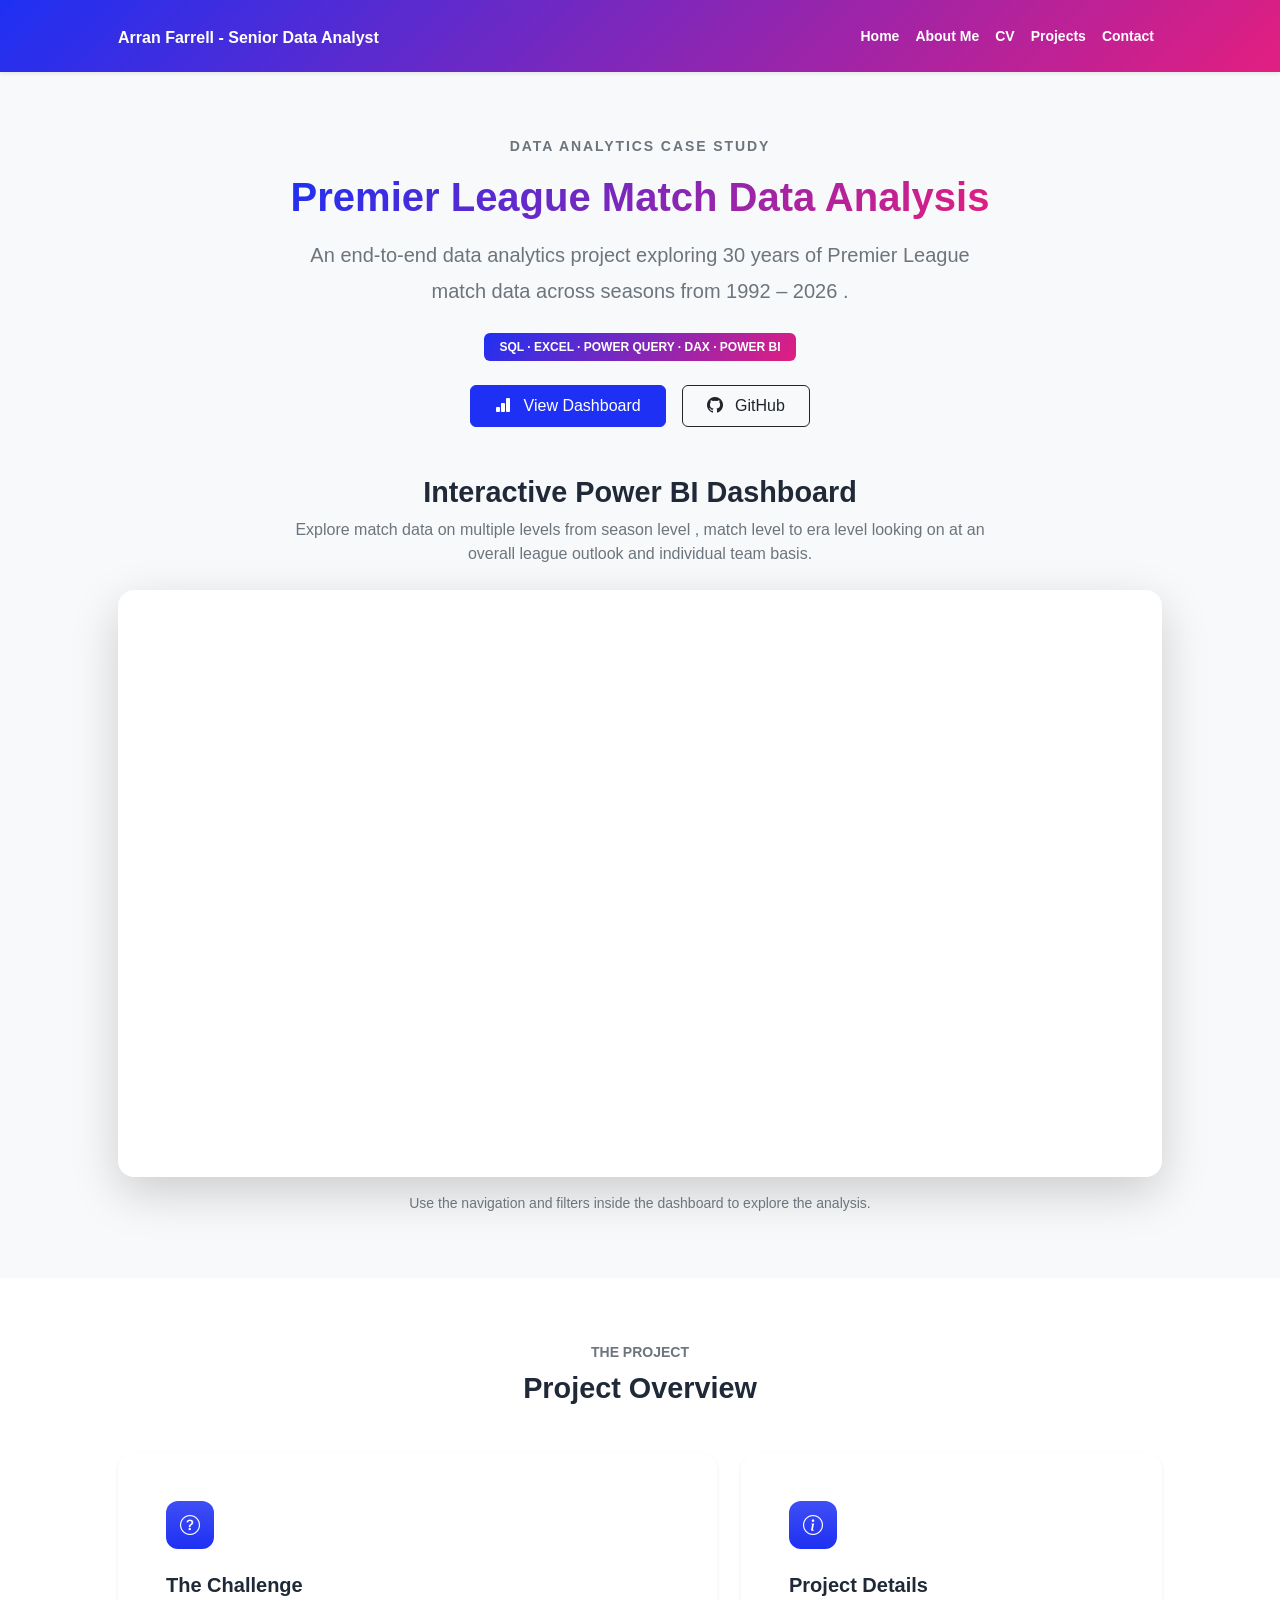
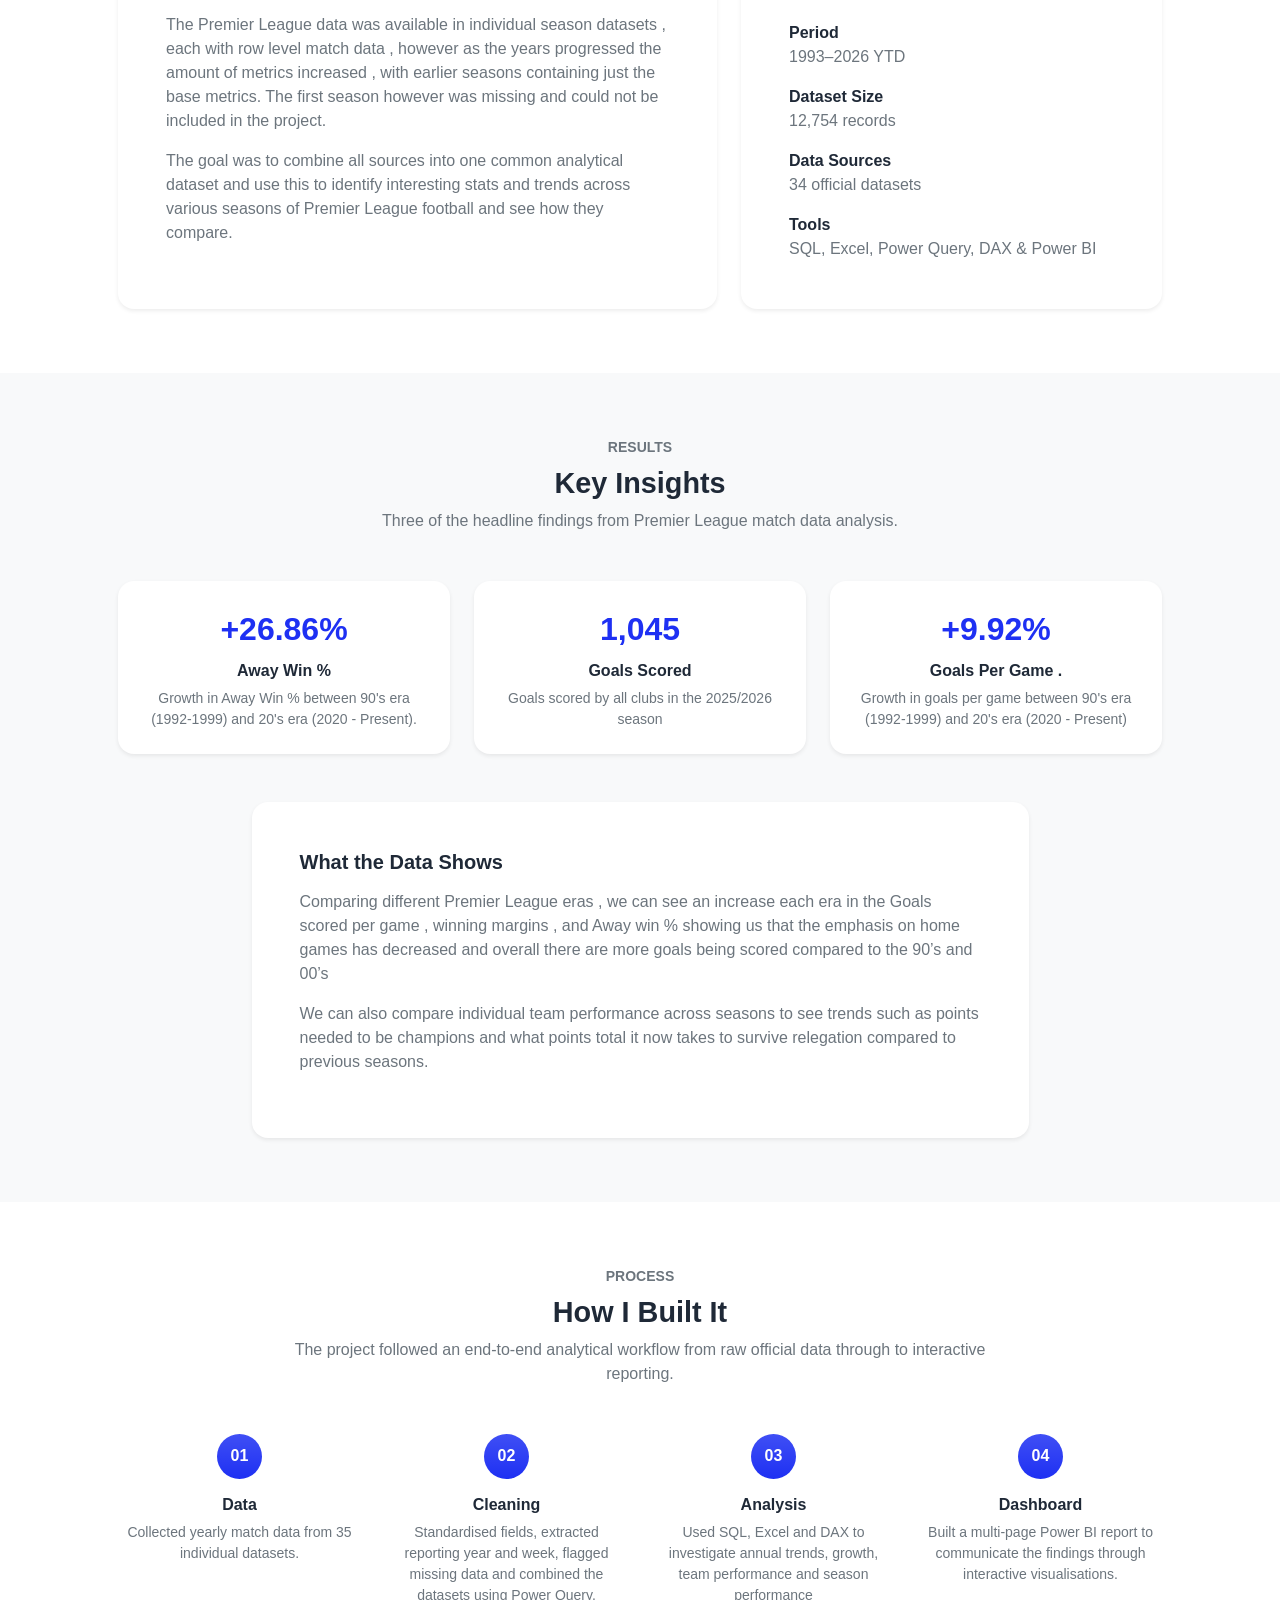
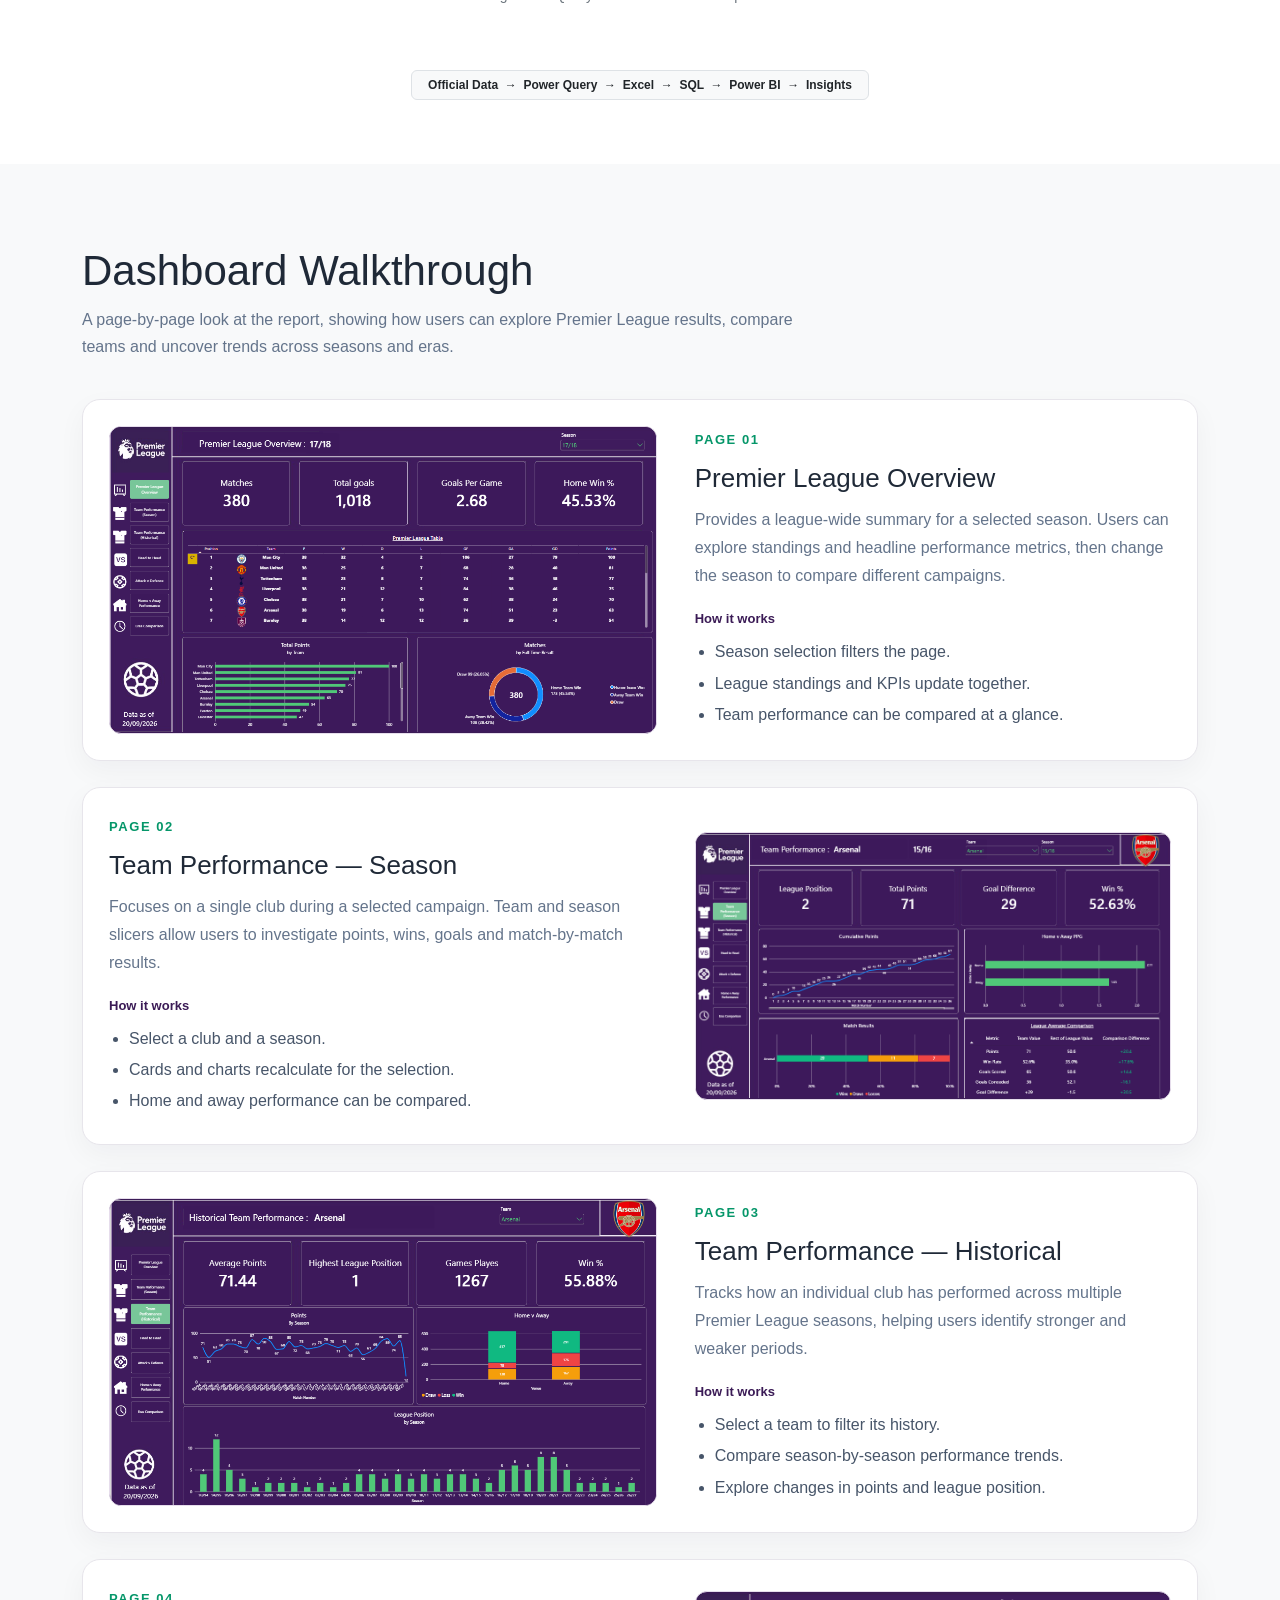
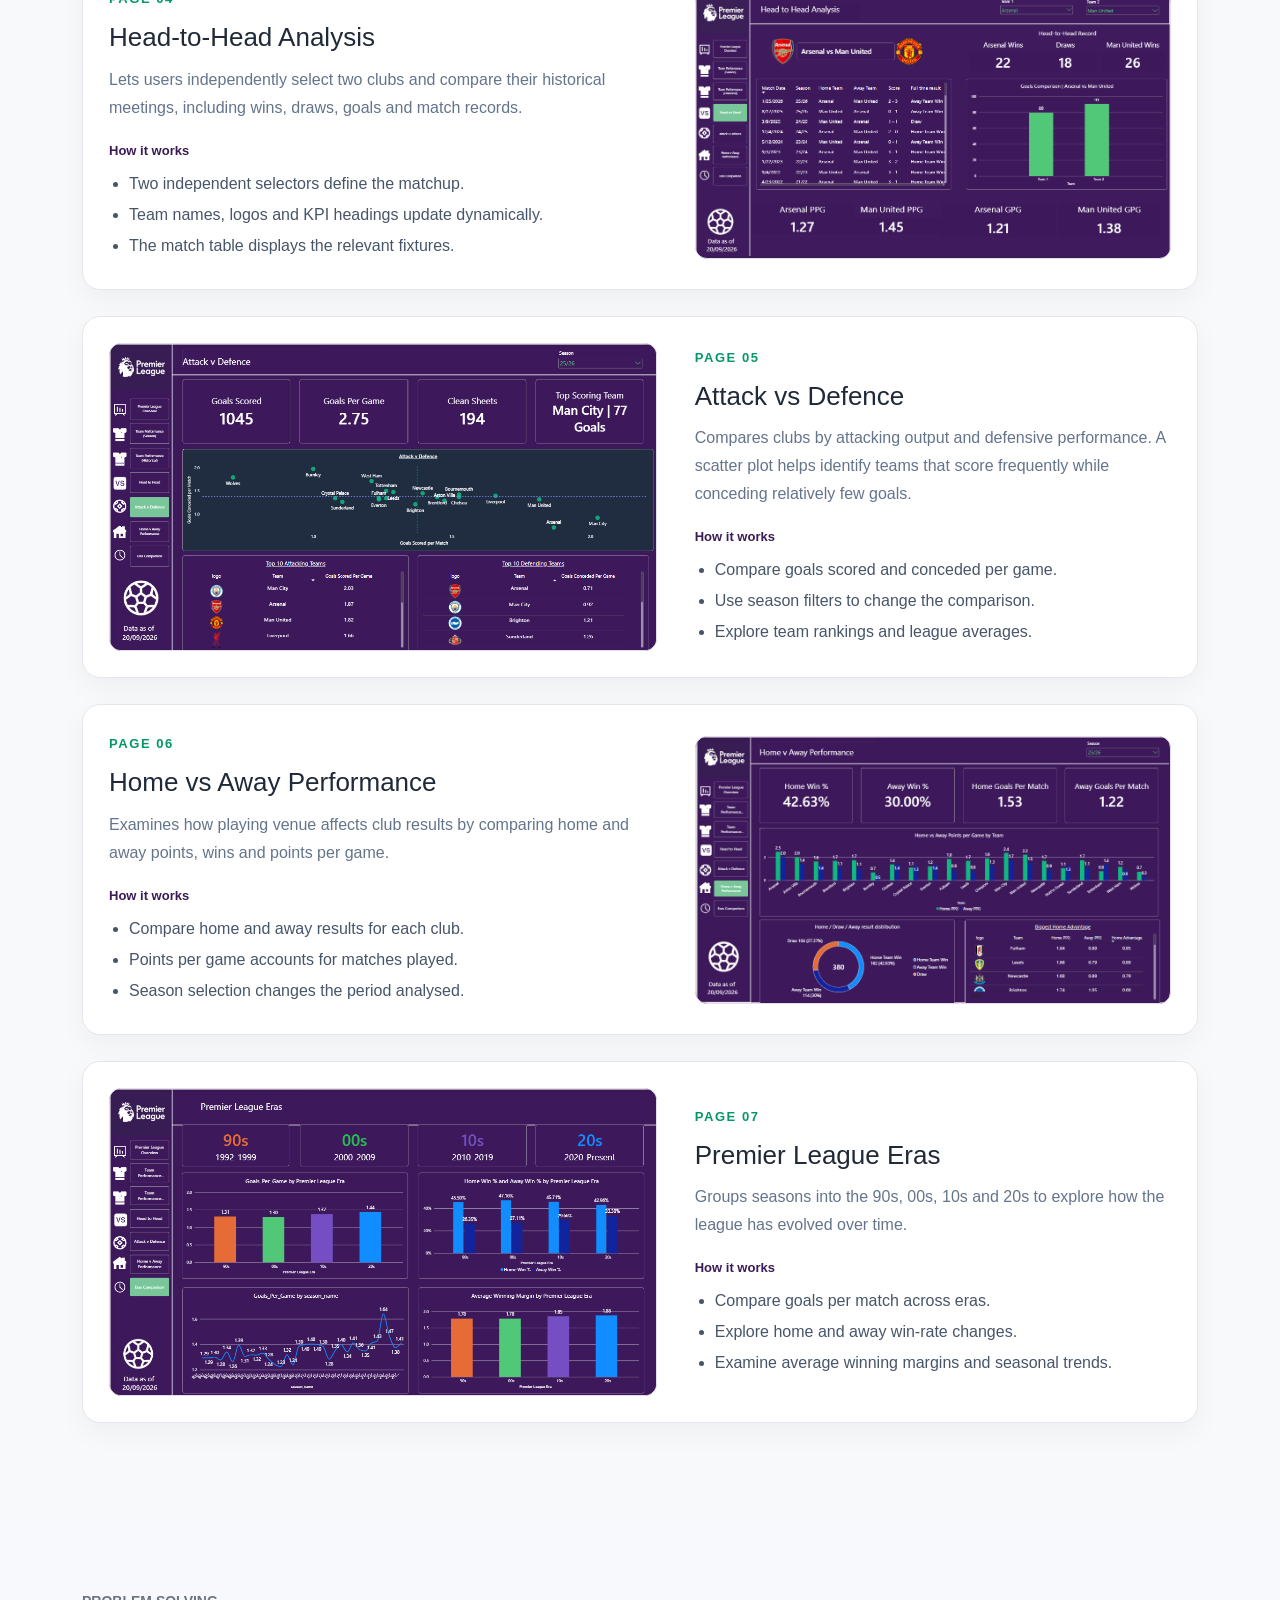
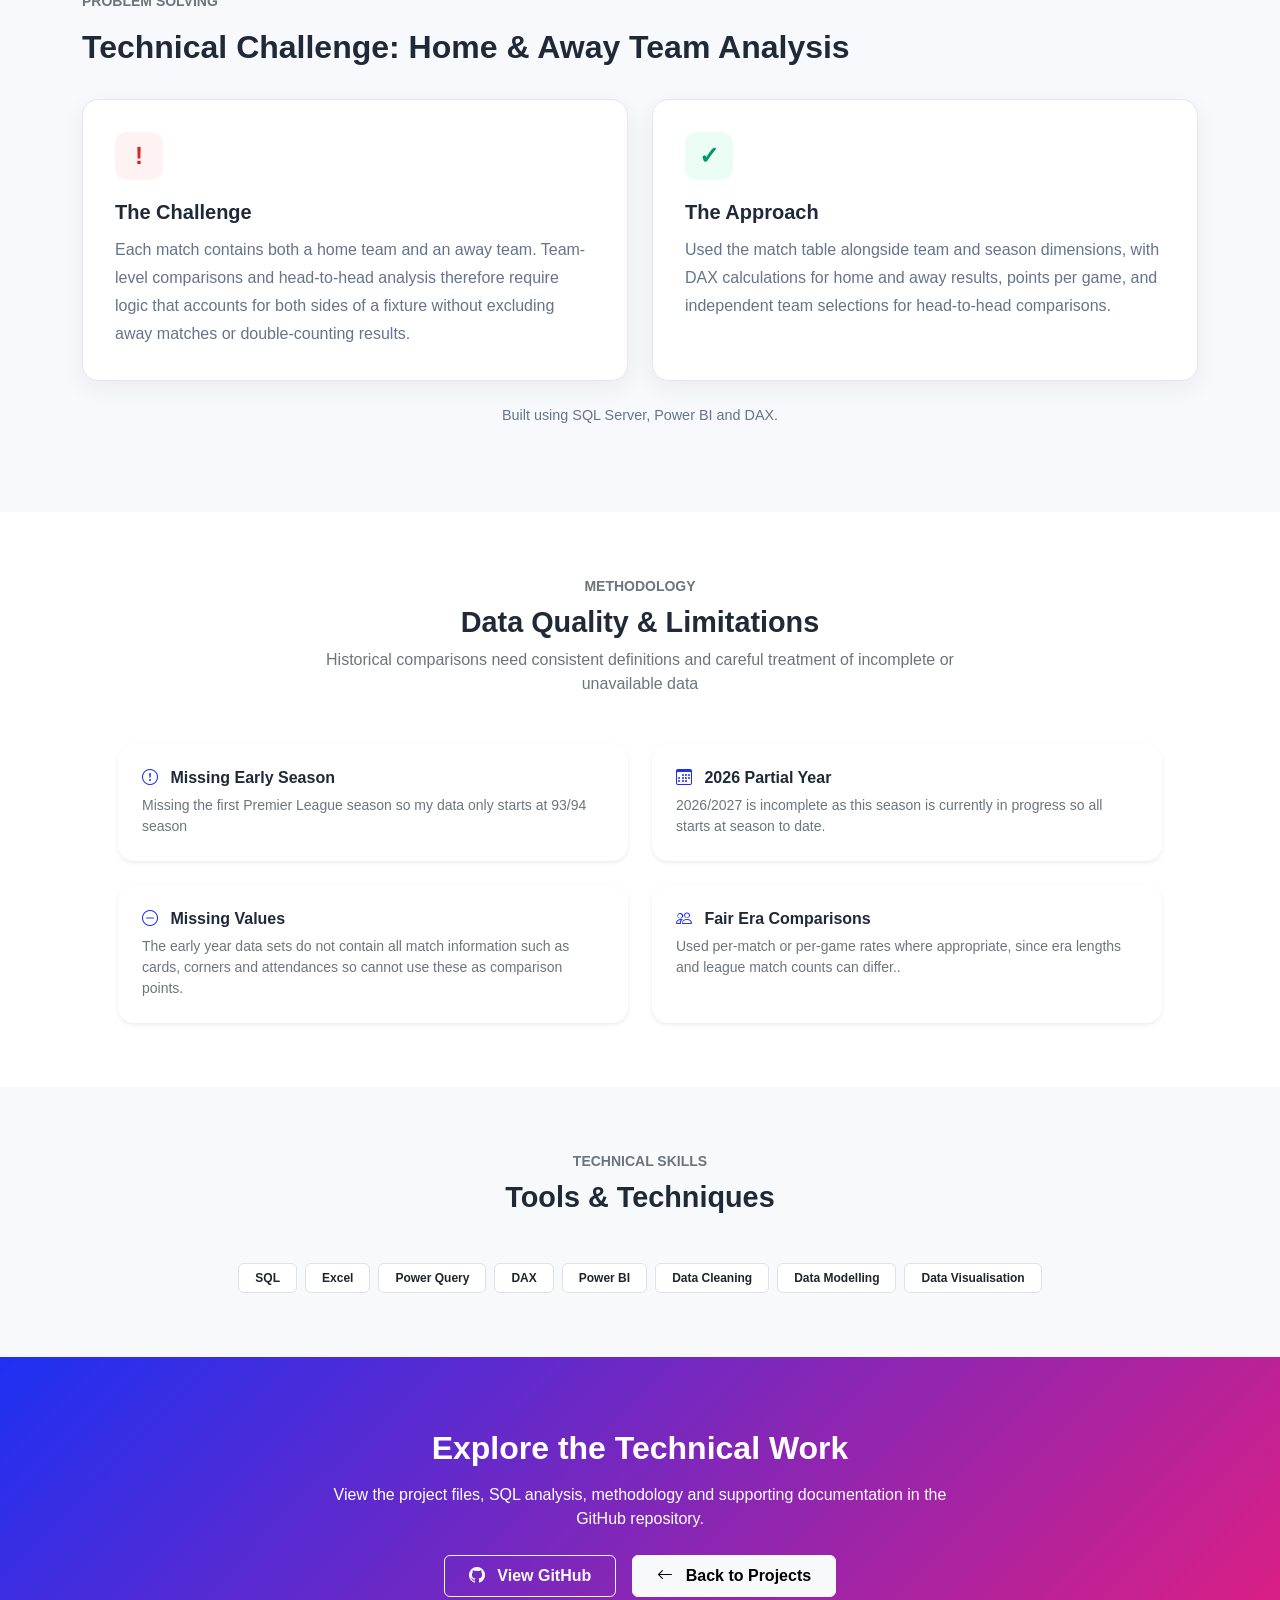
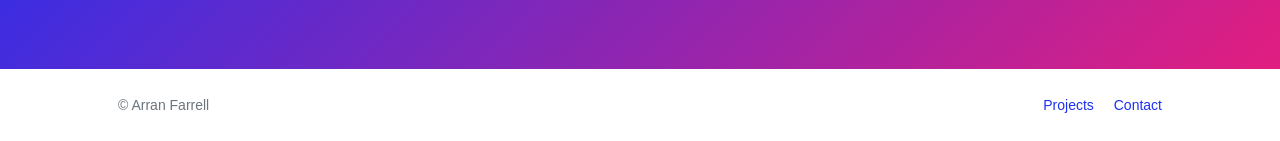
<file: pl.html>
<!DOCTYPE html>
<html lang="en">

<head>
      <!-- Google Analytics -->
        <script async src="https://www.googletagmanager.com/gtag/js?id=G-2NE5BPVYHW"></script>
        <script>
        window.dataLayer = window.dataLayer || [];
        function gtag(){dataLayer.push(arguments);}
        gtag('js', new Date());

        gtag('config', 'G-2NE5BPVYHW');
</script>

    <meta charset="utf-8" />

    <meta name="viewport"
          content="width=device-width, initial-scale=1, shrink-to-fit=no" />

    <meta name="description"
          content="An end-to-end data analytics project exploring 30 years of Premier League match data across seasons from 1992 – 2026 using SQL, Excel, Power Query, DAX and Power BI." />

    <meta name="author" content="Arran Farrell" />

    <title>Premier League Match Data Analysis | Arran Farrell</title>


    <!-- Favicon -->
    <link rel="icon"
          type="image/x-icon"
          href="assets/favicon.ico" />


    <!-- Google Font -->
    <link rel="preconnect"
          href="https://fonts.googleapis.com" />

    <link rel="preconnect"
          href="https://fonts.gstatic.com"
          crossorigin />

    <link href="https://fonts.googleapis.com/css2?family=Plus+Jakarta+Sans:wght@100;200;300;400;500;600;700;800;900&display=swap"
          rel="stylesheet" />


    <!-- Bootstrap Icons -->
    <link href="https://cdn.jsdelivr.net/npm/bootstrap-icons@1.8.1/font/bootstrap-icons.css"
          rel="stylesheet" />


    <!-- Your existing stylesheet -->
    <link href="css/styles.css"
          rel="stylesheet" />


    <!-- Project page styling -->
    <style>

        html {
            scroll-behavior: smooth;
        }

        body {
            font-family: "Plus Jakarta Sans", sans-serif;
        }


        /* -------------------------
           HERO
        ------------------------- */

        .project-hero {
            padding-top: 4rem;
            padding-bottom: 3rem;
        }

        .project-title {
            font-size: 2.5rem;
            line-height: 1.2;
        }

        .project-description {
            max-width: 700px;
            margin-left: auto;
            margin-right: auto;
            line-height: 1.8;
        }

        .project-label {
            letter-spacing: 0.12rem;
        }


        /* -------------------------
           SECTIONS
        ------------------------- */

        .project-section {
            padding-top: 4rem;
            padding-bottom: 4rem;
        }

        .section-heading {
            font-size: 1.8rem;
        }

        .section-description {
            max-width: 700px;
            margin-left: auto;
            margin-right: auto;
        }


        /* -------------------------
           CARDS
        ------------------------- */

        .project-card {
            border: 0;
            border-radius: 1rem;
            height: 100%;
        }

        .project-card-icon {
            width: 48px;
            height: 48px;
            display: flex;
            align-items: center;
            justify-content: center;
            border-radius: 0.75rem;
            font-size: 1.25rem;
        }


        /* -------------------------
           INSIGHTS
        ------------------------- */

        .insight-number {
            font-size: 2rem;
            font-weight: 800;
        }


        /* -------------------------
           WORKFLOW
        ------------------------- */

        .workflow-step {
            text-align: center;
            height: 100%;
        }

        .workflow-number {
            width: 45px;
            height: 45px;
            border-radius: 50%;
            display: flex;
            align-items: center;
            justify-content: center;
            margin: 0 auto 1rem auto;
            font-weight: 700;
        }


        /* -------------------------
           POWER BI
        ------------------------- */

        .dashboard-wrapper {
            border-radius: 1rem;
            overflow: hidden;
        }


        /* -------------------------
           TECHNICAL CHALLENGE
        ------------------------- */

        .mode-item {
            padding: 0.75rem 0;
            border-bottom: 1px solid #e9ecef;
        }

        .mode-item:last-child {
            border-bottom: 0;
        }


        /* -------------------------
           MOBILE
        ------------------------- */

        @media (max-width: 768px) {

            .project-hero {
                padding-top: 2.5rem;
            }

            .project-title {
                font-size: 1.9rem;
            }

            .project-section {
                padding-top: 3rem;
                padding-bottom: 3rem;
            }

        }
        
/* Technical Challenge Section */

.technical-challenge {
    padding: 70px 0;
    background: #f8f9fc;
}

.technical-challenge .challenge-grid {
    display: grid;
    grid-template-columns: repeat(2, minmax(0, 1fr));
    gap: 24px;
    margin-top: 32px;
}

.technical-challenge .challenge-card {
    background: #ffffff;
    border: 1px solid #e9e5f0;
    border-radius: 16px;
    padding: 32px;
    box-shadow: 0 8px 24px rgba(40, 20, 60, 0.06);
}

.technical-challenge .challenge-icon {
    width: 48px;
    height: 48px;
    display: flex;
    align-items: center;
    justify-content: center;
    border-radius: 12px;
    margin-bottom: 20px;
    font-size: 24px;
    font-weight: 700;
}

.technical-challenge .challenge-icon.problem {
    background: #fef2f2;
    color: #dc2626;
}

.technical-challenge .challenge-icon.solution {
    background: #ecfdf5;
    color: #059669;
}

.technical-challenge .challenge-card h3 {
    font-size: 1.25rem;
    font-weight: 700;
    margin-bottom: 12px;
    color: #1f2937;
}

.technical-challenge .challenge-card p {
    color: #64748b;
    line-height: 1.75;
    margin-bottom: 0;
}

.technical-challenge .challenge-note {
    text-align: center;
    margin-top: 24px;
    color: #64748b;
    font-size: 0.9rem;
}

@media (max-width: 768px) {
    .technical-challenge .challenge-grid {
        grid-template-columns: 1fr;
    }
}


:root{--purple:#3b1b56;--green:#10b981;--ink:#1f2937;--muted:#64748b;--line:#e7e5eb}
*{box-sizing:border-box}body{margin:0;font-family:Arial,Helvetica,sans-serif;background:#f8f9fc;color:var(--ink)}
.walkthrough{max-width:1160px;margin:auto;padding:72px 22px}.eyebrow{color:#059669;text-transform:uppercase;letter-spacing:.14em;font-size:12px;font-weight:800}.walkthrough h2{font-size:clamp(30px,4vw,42px);margin:10px 0}.intro{max-width:730px;color:var(--muted);line-height:1.7;margin-bottom:38px}.walkthrough-card{display:grid;grid-template-columns:1.15fr 1fr;gap:38px;align-items:center;background:#fff;border:1px solid var(--line);border-radius:18px;padding:26px;margin:0 0 26px;box-shadow:0 10px 28px rgba(34,16,49,.045)}.walkthrough-card:nth-of-type(even) .walkthrough-image{order:2}.walkthrough-image{display:block;border-radius:12px;overflow:hidden;background:var(--purple);aspect-ratio:16/9;border:1px solid #e6ddec}.walkthrough-image img{width:100%;height:100%;object-fit:contain;display:block}.walkthrough-image .placeholder{height:100%;display:flex;align-items:center;justify-content:center;color:#e5d4ef;text-align:center;padding:20px;font-size:14px}.number{font-weight:800;font-size:13px;color:#059669;letter-spacing:.12em}.walkthrough-copy h3{font-size:26px;margin:12px 0}.walkthrough-copy p{color:var(--muted);line-height:1.75;margin:0 0 16px}.feature-label{font-weight:700;color:#3b1b56;font-size:13px}.walkthrough-copy ul{padding-left:20px;margin:8px 0 0;color:#475569;line-height:1.7}.walkthrough-copy li{margin-bottom:4px}@media(max-width:760px){.walkthrough{padding:48px 16px}.walkthrough-card{grid-template-columns:1fr;gap:22px;padding:16px}.walkthrough-card:nth-of-type(even) .walkthrough-image{order:0}.walkthrough-copy h3{font-size:22px}}


    </style>

</head>


<body class="d-flex flex-column h-100 bg-light">

<main class="flex-shrink-0">


    <!-- =====================================================
         NAVIGATION
    ====================================================== -->

    <nav class="navbar navbar-expand-lg navbar-light bg-white py-3 shadow-sm">

        <div class="container px-3 px-md-5">

            <a class="navbar-brand text-wrap me-2"
               href="index.html">

                <span class="fw-bolder fs-6 fs-md-5">
                    Arran Farrell - Senior Data Analyst
                </span>

            </a>


            <button class="navbar-toggler"
                    type="button"
                    data-bs-toggle="collapse"
                    data-bs-target="#navbarSupportedContent"
                    aria-controls="navbarSupportedContent"
                    aria-expanded="false"
                    aria-label="Toggle navigation">

                <span class="navbar-toggler-icon"></span>

            </button>


            <div class="collapse navbar-collapse"
                 id="navbarSupportedContent">

                <ul class="navbar-nav ms-auto mb-2 mb-lg-0 small fw-bolder">

                    <li class="nav-item">
                        <a class="nav-link"
                           href="index.html">
                            Home
                        </a>
                    </li>

                    <li class="nav-item">
                        <a class="nav-link"
                           href="About Me.html">
                            About Me
                        </a>
                    </li>

                    <li class="nav-item">
                        <a class="nav-link"
                           href="cv.html">
                            CV
                        </a>
                    </li>

                    <li class="nav-item">
                        <a class="nav-link active"
                           href="projects.html">
                            Projects
                        </a>
                    </li>

                    <li class="nav-item">
                        <a class="nav-link"
                           href="contact.html">
                            Contact
                        </a>
                    </li>

                </ul>

            </div>

        </div>

    </nav>



    <!-- =====================================================
         HERO
    ====================================================== -->

    <section class="project-hero">

        <div class="container px-3 px-md-5">

            <div class="text-center">

                <!-- Small label -->

                <p class="project-label text-uppercase
                          text-muted small fw-bold mb-3">

                    Data Analytics Case Study

                </p>


                <!-- Project title -->

                <h1 class="project-title fw-bolder mb-3">

                    <span class="text-gradient d-inline">

                        Premier League Match Data Analysis

                    </span>

                </h1>


                <!-- Description -->

                <p class="project-description
                          lead text-muted mb-4">

                   An end-to-end data analytics project exploring 30 years of Premier League match data across seasons from 1992 – 2026 .

                </p>


                <!-- Skills badge -->

                <div class="mb-4">

                    <span class="badge
                                 bg-gradient-primary-to-secondary
                                 text-white
                                 text-uppercase
                                 px-3 py-2">

                        SQL &middot;
                        Excel &middot;
                        Power Query &middot;
                        DAX &middot;
                        Power BI

                    </span>

                </div>


                <!-- CTA buttons -->

                <div class="d-flex
                            justify-content-center
                            gap-3
                            flex-wrap">

                    <a href="#dashboard"
                       class="btn btn-primary px-4 py-2">

                        <i class="bi bi-bar-chart-fill me-2"></i>

                        View Dashboard

                    </a>


                    <a href="https://github.com/ArranF1995/The-Premier-League-30-Years-of-Football-Data"
                       target="_blank"
                       rel="noopener noreferrer"
                       class="btn btn-outline-dark px-4 py-2">

                        <i class="bi bi-github me-2"></i>

                        GitHub

                    </a>

                </div>

            </div>

        </div>

    </section>



    <!-- =====================================================
         DASHBOARD
    ====================================================== -->

    <section id="dashboard"
             class="pb-5">

        <div class="container px-3 px-md-5">


            <div class="text-center mb-4">

                <h2 class="section-heading fw-bolder mb-2">

                    Interactive Power BI Dashboard

                </h2>

                <p class="text-muted section-description">

                    Explore match data on multiple levels from season level , match level to era level looking on at an overall league outlook and individual team basis.

                </p>

            </div>


            <div class="dashboard-wrapper
                        shadow-lg
                        bg-white">

                <div class="ratio ratio-16x9">

                    <iframe
                        title="Irish Public Transport Dashboard"
                        src="https://app.powerbi.com/view?r=eyJrIjoiMzQ2MWJkNjctMjE1Ny00ZTUxLWFkMWUtYmZhOTIyODNkZGYwIiwidCI6IjViZjI2ZTU2LTUyNDQtNDQ2Zi1iZWQ5LTU1OGM1ZDAwNTk1ZSJ9"
                        style="border: none;"
                        allowfullscreen>
                    </iframe>

                </div>

            </div>


            <p class="text-muted small text-center mt-3">

                Use the navigation and filters inside the dashboard
                to explore the analysis.

            </p>

        </div>

    </section>



    <!-- =====================================================
         PROJECT OVERVIEW
    ====================================================== -->

    <section class="project-section bg-white">

        <div class="container px-3 px-md-5">


            <div class="text-center mb-5">

                <p class="text-uppercase
                          text-muted
                          small
                          fw-bold
                          mb-2">

                    The Project

                </p>

                <h2 class="section-heading fw-bolder">

                    Project Overview

                </h2>

            </div>


            <div class="row g-4 justify-content-center">


                <!-- Challenge -->

                <div class="col-lg-7">

                    <div class="card
                                project-card
                                shadow-sm">

                        <div class="card-body p-4 p-md-5">

                            <div class="project-card-icon
                                        bg-primary
                                        bg-gradient
                                        text-white
                                        mb-4">

                                <i class="bi bi-question-circle"></i>

                            </div>


                            <h3 class="h5 fw-bold mb-3">

                                The Challenge

                            </h3>


                            <p class="text-muted">

                                The Premier League data was available in individual season datasets , each with row level match data , 
                                however as the years progressed the amount of metrics increased , 
                                with earlier seasons containing just the base metrics. 
                                The first season however was missing and could not be included in the project.

                            </p>


                            <p class="text-muted mb-0">

                                The goal was to combine all sources into one common analytical dataset 
                                and use this to identify interesting stats and 
                                trends across various seasons of Premier League football 
                                and see how they compare.

                            </p>

                        </div>

                    </div>

                </div>



                <!-- Details -->

                <div class="col-lg-5">

                    <div class="card
                                project-card
                                shadow-sm">

                        <div class="card-body p-4 p-md-5">

                            <div class="project-card-icon
                                        bg-primary
                                        bg-gradient
                                        text-white
                                        mb-4">

                                <i class="bi bi-info-circle"></i>

                            </div>


                            <h3 class="h5 fw-bold mb-4">

                                Project Details

                            </h3>


                            <p class="mb-3">

                                <strong>Period</strong><br>

                                <span class="text-muted">
                                    1993–2026 YTD
                                </span>

                            </p>


                            <p class="mb-3">

                                <strong>Dataset Size</strong><br>

                                <span class="text-muted">
                                    12,754 records
                                </span>

                            </p>


                            <p class="mb-3">

                                <strong>Data Sources</strong><br>

                                <span class="text-muted">
                                    34 official datasets
                                </span>

                            </p>


                            <p class="mb-0">

                                <strong>Tools</strong><br>

                                <span class="text-muted">
                                    SQL, Excel, Power Query,
                                    DAX & Power BI
                                </span>

                            </p>

                        </div>

                    </div>

                </div>

            </div>

        </div>

    </section>



    <!-- =====================================================
         KEY INSIGHTS
    ====================================================== -->

    <section class="project-section">

        <div class="container px-3 px-md-5">


            <div class="text-center mb-5">

                <p class="text-uppercase
                          text-muted
                          small
                          fw-bold
                          mb-2">

                    Results

                </p>

                <h2 class="section-heading fw-bolder">

                    Key Insights

                </h2>

                <p class="text-muted section-description">

                    Three of the headline findings from Premier
                    League match data analysis.

                </p>

            </div>


            <div class="row g-4 text-center">


                <!-- Insight 1 -->

                <div class="col-md-4">

                    <div class="card
                                project-card
                                shadow-sm">

                        <div class="card-body p-4">

                            <div class="insight-number
                                        text-primary
                                        mb-2">

                                +26.86%

                            </div>

                            <h3 class="h6 fw-bold">

                                Away Win %

                            </h3>

                            <p class="text-muted small mb-0">

                                Growth in Away Win % 
                                between 90's era (1992-1999) and 20's era (2020 - Present).

                            </p>

                        </div>

                    </div>

                </div>



                <!-- Insight 2 -->

                <div class="col-md-4">

                    <div class="card
                                project-card
                                shadow-sm">

                        <div class="card-body p-4">

                            <div class="insight-number
                                        text-primary
                                        mb-2">

                                1,045

                            </div>

                            <h3 class="h6 fw-bold">

                                Goals Scored

                            </h3>

                            <p class="text-muted small mb-0">

                                Goals scored by all clubs in the 2025/2026 season

                            </p>

                        </div>

                    </div>

                </div>



                <!-- Insight 3 -->

                <div class="col-md-4">

                    <div class="card
                                project-card
                                shadow-sm">

                        <div class="card-body p-4">

                            <div class="insight-number
                                        text-primary
                                        mb-2">

                                +9.92%

                            </div>

                            <h3 class="h6 fw-bold">

                                Goals Per Game .

                            </h3>

                            <p class="text-muted small mb-0">

                                Growth in goals per game between 90's era (1992-1999) and 20's era (2020 - Present)

                            </p>

                        </div>

                    </div>

                </div>

            </div>


            <!-- Insight narrative -->

            <div class="row justify-content-center mt-5">

                <div class="col-lg-9">

                    <div class="card
                                project-card
                                shadow-sm">

                        <div class="card-body p-4 p-md-5">

                            <h3 class="h5 fw-bold mb-3">

                                What the Data Shows

                            </h3>


                            <p class="text-muted">

                                Comparing different Premier League eras , 
                                we can see an increase each era in the Goals scored per game , 
                                winning margins , and Away win % showing us that the emphasis on home games 
                                has decreased and overall there are more goals 
                                being scored compared to the 90’s and 00’s

                            </p>


                            <p class="text-muted">

                                We can also compare individual team performance across seasons to see trends 
                                such as points needed to be champions and 
                                what points total it now takes to survive relegation 
                                compared to previous seasons.

                            </p>


                           

                        </div>

                    </div>

                </div>

            </div>

        </div>

    </section>



    <!-- =====================================================
         HOW I BUILT IT
    ====================================================== -->

    <section class="project-section bg-white">

        <div class="container px-3 px-md-5">


            <div class="text-center mb-5">

                <p class="text-uppercase
                          text-muted
                          small
                          fw-bold
                          mb-2">

                    Process

                </p>

                <h2 class="section-heading fw-bolder">

                    How I Built It

                </h2>

                <p class="text-muted section-description">

                    The project followed an end-to-end analytical
                    workflow from raw official data through to
                    interactive reporting.

                </p>

            </div>



            <div class="row g-4">


                <!-- Step 1 -->

                <div class="col-md-6 col-lg-3">

                    <div class="workflow-step">

                        <div class="workflow-number
                                    bg-primary
                                    bg-gradient
                                    text-white">

                            01

                        </div>

                        <h3 class="h6 fw-bold">

                            Data

                        </h3>

                        <p class="text-muted small">

                            Collected yearly match data from 35 individual datasets.

                        </p>

                    </div>

                </div>



                <!-- Step 2 -->

                <div class="col-md-6 col-lg-3">

                    <div class="workflow-step">

                        <div class="workflow-number
                                    bg-primary
                                    bg-gradient
                                    text-white">

                            02

                        </div>

                        <h3 class="h6 fw-bold">

                            Cleaning

                        </h3>

                        <p class="text-muted small">

                            Standardised fields, extracted reporting
                            year and week, flagged missing data and
                            combined the datasets using Power Query.

                        </p>

                    </div>

                </div>



                <!-- Step 3 -->

                <div class="col-md-6 col-lg-3">

                    <div class="workflow-step">

                        <div class="workflow-number
                                    bg-primary
                                    bg-gradient
                                    text-white">

                            03

                        </div>

                        <h3 class="h6 fw-bold">

                            Analysis

                        </h3>

                        <p class="text-muted small">

                            Used SQL, Excel and DAX to investigate
                            annual trends, growth, team performance and season performance

                        </p>

                    </div>

                </div>



                <!-- Step 4 -->

                <div class="col-md-6 col-lg-3">

                    <div class="workflow-step">

                        <div class="workflow-number
                                    bg-primary
                                    bg-gradient
                                    text-white">

                            04

                        </div>

                        <h3 class="h6 fw-bold">

                            Dashboard

                        </h3>

                        <p class="text-muted small">

                            Built a multi-page Power BI report to
                            communicate the findings through
                            interactive visualisations.

                        </p>

                    </div>

                </div>

            </div>



            <!-- Workflow line -->

            <div class="text-center mt-5">

                <span class="badge
                             bg-light
                             text-dark
                             border
                             px-3 py-2">

                    Official Data
                    &nbsp;→&nbsp;
                    Power Query
                    &nbsp;→&nbsp;
                    Excel
                    &nbsp;→&nbsp;
                    SQL
                    &nbsp;→&nbsp;
                    Power BI
                    &nbsp;→&nbsp;
                    Insights

                </span>

            </div>

        </div>

    </section>

   <!-- =====================================================
         Page Walkthrough
    ====================================================== -->
<section class="walkthrough" id="dashboard-walkthrough">

<h2>Dashboard Walkthrough</h2>
<p class="intro">A page-by-page look at the report, showing how users can explore Premier League results, compare teams and uncover trends across seasons and eras.</p>

<article class="walkthrough-card">
<div class="walkthrough-image"><img src="assets\Page_1_Premier_League_Overview.png" alt="Premier League Overview dashboard screenshot" onerror="this.outerHTML='<div class=&quot;placeholder&quot;>Add screenshot: images/league-overview.png</div>'"></div>
<div class="walkthrough-copy"><span class="number">PAGE 01</span><h3>Premier League Overview</h3><p>Provides a league-wide summary for a selected season. Users can explore standings and headline performance metrics, then change the season to compare different campaigns.</p><span class="feature-label">How it works</span><ul><li>Season selection filters the page.</li><li>League standings and KPIs update together.</li><li>Team performance can be compared at a glance.</li></ul></div>
</article>

<article class="walkthrough-card">
<div class="walkthrough-image"><img src="assets\Page_2_Team_Performance_Season.png" alt="Team season performance dashboard screenshot" onerror="this.outerHTML='<div class=&quot;placeholder&quot;>Add screenshot: images/team-season.png</div>'"></div>
<div class="walkthrough-copy"><span class="number">PAGE 02</span><h3>Team Performance — Season</h3><p>Focuses on a single club during a selected campaign. Team and season slicers allow users to investigate points, wins, goals and match-by-match results.</p><span class="feature-label">How it works</span><ul><li>Select a club and a season.</li><li>Cards and charts recalculate for the selection.</li><li>Home and away performance can be compared.</li></ul></div>
</article>

<article class="walkthrough-card">
<div class="walkthrough-image"><img src="assets\Page_3_Team_Performance_Historical.png" alt="Historical team performance dashboard screenshot" onerror="this.outerHTML='<div class=&quot;placeholder&quot;>Add screenshot: images/team-historical.png</div>'"></div>
<div class="walkthrough-copy"><span class="number">PAGE 03</span><h3>Team Performance — Historical</h3><p>Tracks how an individual club has performed across multiple Premier League seasons, helping users identify stronger and weaker periods.</p><span class="feature-label">How it works</span><ul><li>Select a team to filter its history.</li><li>Compare season-by-season performance trends.</li><li>Explore changes in points and league position.</li></ul></div>
</article>

<article class="walkthrough-card">
<div class="walkthrough-image"><img src="assets\Page_4_Head_to_Head.png" alt="Head-to-head comparison dashboard screenshot" onerror="this.outerHTML='<div class=&quot;placeholder&quot;>Add screenshot: images/head-to-head.png</div>'"></div>
<div class="walkthrough-copy"><span class="number">PAGE 04</span><h3>Head-to-Head Analysis</h3><p>Lets users independently select two clubs and compare their historical meetings, including wins, draws, goals and match records.</p><span class="feature-label">How it works</span><ul><li>Two independent selectors define the matchup.</li><li>Team names, logos and KPI headings update dynamically.</li><li>The match table displays the relevant fixtures.</li></ul></div>
</article>

<article class="walkthrough-card">
<div class="walkthrough-image"><img src="assets\Page_5_Attack_v_Defence.png" alt="Attack versus defence dashboard screenshot" onerror="this.outerHTML='<div class=&quot;placeholder&quot;>Add screenshot: images/attack-defence.png</div>'"></div>
<div class="walkthrough-copy"><span class="number">PAGE 05</span><h3>Attack vs Defence</h3><p>Compares clubs by attacking output and defensive performance. A scatter plot helps identify teams that score frequently while conceding relatively few goals.</p><span class="feature-label">How it works</span><ul><li>Compare goals scored and conceded per game.</li><li>Use season filters to change the comparison.</li><li>Explore team rankings and league averages.</li></ul></div>
</article>

<article class="walkthrough-card">
<div class="walkthrough-image"><img src="assets\Page_6_Home_v_Away_Performance.png" alt="Home versus away dashboard screenshot" onerror="this.outerHTML='<div class=&quot;placeholder&quot;>Add screenshot: images/home-away.png</div>'"></div>
<div class="walkthrough-copy"><span class="number">PAGE 06</span><h3>Home vs Away Performance</h3><p>Examines how playing venue affects club results by comparing home and away points, wins and points per game.</p><span class="feature-label">How it works</span><ul><li>Compare home and away results for each club.</li><li>Points per game accounts for matches played.</li><li>Season selection changes the period analysed.</li></ul></div>
</article>

<article class="walkthrough-card">
<div class="walkthrough-image"><img src="assets\Page_7_Era_Comparison.png" alt="Premier League eras comparison dashboard screenshot" onerror="this.outerHTML='<div class=&quot;placeholder&quot;>Add screenshot: images/eras-comparison.png</div>'"></div>
<div class="walkthrough-copy"><span class="number">PAGE 07</span><h3>Premier League Eras</h3><p>Groups seasons into the 90s, 00s, 10s and 20s to explore how the league has evolved over time.</p><span class="feature-label">How it works</span><ul><li>Compare goals per match across eras.</li><li>Explore home and away win-rate changes.</li><li>Examine average winning margins and seasonal trends.</li></ul></div>
</article>
</section>

    <!-- =====================================================
         TECHNICAL CHALLENGE
    ====================================================== -->

    
<section class="technical-challenge">

    <div class="container">

        <p class="text-uppercase text-muted small fw-bold">
            Problem Solving
        </p>

        <h2 class="fw-bold">
            Technical Challenge: Home &amp; Away Team Analysis
        </h2>

        <div class="challenge-grid">

            <!-- The Challenge -->
            <div class="challenge-card">

                <div class="challenge-icon problem">
                    !
                </div>

                <h3>The Challenge</h3>

                <p>
                    Each match contains both a home team and an
                    away team. Team-level comparisons and
                    head-to-head analysis therefore require
                    logic that accounts for both sides of a
                    fixture without excluding away matches
                    or double-counting results.
                </p>

            </div>

            <!-- The Approach -->
            <div class="challenge-card">

                <div class="challenge-icon solution">
                    &#10003;
                </div>

                <h3>The Approach</h3>

                <p>
                    Used the match table alongside team and
                    season dimensions, with DAX calculations
                    for home and away results, points per game,
                    and independent team selections for
                    head-to-head comparisons.
                </p>

            </div>

        </div>

        <p class="challenge-note">
            Built using SQL Server, Power BI and DAX.
        </p>

    </div>

</section>



    <!-- =====================================================
         DATA QUALITY & LIMITATIONS
    ====================================================== -->

    <section class="project-section bg-white">

        <div class="container px-3 px-md-5">


            <div class="text-center mb-5">

                <p class="text-uppercase
                          text-muted
                          small
                          fw-bold
                          mb-2">

                    Methodology

                </p>

                <h2 class="section-heading fw-bolder">

                    Data Quality & Limitations

                </h2>

                <p class="text-muted section-description">

                    Historical comparisons need consistent definitions and careful treatment of incomplete or unavailable data

                </p>

            </div>



            <div class="row g-4">


                <!-- Rail -->

                <div class="col-md-6">

                    <div class="card
                                project-card
                                shadow-sm">

                        <div class="card-body p-4">

                            <h3 class="h6 fw-bold">

                                <i class="bi bi-exclamation-circle
                                           text-primary me-2"></i>

                                Missing Early Season

                            </h3>

                            <p class="text-muted small mb-0">

                                Missing the first Premier League season so my data only starts at 93/94 season

                            </p>

                        </div>

                    </div>

                </div>



                <!-- 2026 -->

                <div class="col-md-6">

                    <div class="card
                                project-card
                                shadow-sm">

                        <div class="card-body p-4">

                            <h3 class="h6 fw-bold">

                                <i class="bi bi-calendar3
                                           text-primary me-2"></i>

                                2026 Partial Year

                            </h3>

                            <p class="text-muted small mb-0">

                                2026/2027 is incomplete as this season is currently in progress so all starts at season to date.

                            </p>

                        </div>

                    </div>

                </div>



                <!-- Missing -->

                <div class="col-md-6">

                    <div class="card
                                project-card
                                shadow-sm">

                        <div class="card-body p-4">

                            <h3 class="h6 fw-bold">

                                <i class="bi bi-dash-circle
                                           text-primary me-2"></i>

                                Missing Values

                            </h3>

                            <p class="text-muted small mb-0">

                                The early year data sets do not contain all match information such as cards, corners and attendances so cannot use these as comparison points.

                            </p>

                        </div>

                    </div>

                </div>



                <!-- Journeys -->

                <div class="col-md-6">

                    <div class="card
                                project-card
                                shadow-sm">

                        <div class="card-body p-4">

                            <h3 class="h6 fw-bold">

                                <i class="bi bi-people
                                           text-primary me-2"></i>

                                Fair Era Comparisons

                            </h3>

                            <p class="text-muted small mb-0">

                                Used per-match or per-game rates where appropriate, since era lengths and league match counts can differ..

                            </p>

                        </div>

                    </div>

                </div>

            </div>

        </div>

    </section>



    <!-- =====================================================
         SKILLS USED
    ====================================================== -->

    <section class="project-section">

        <div class="container px-3 px-md-5">


            <div class="text-center mb-5">

                <p class="text-uppercase
                          text-muted
                          small
                          fw-bold
                          mb-2">

                    Technical Skills

                </p>

                <h2 class="section-heading fw-bolder">

                    Tools & Techniques

                </h2>

            </div>


            <div class="d-flex
                        justify-content-center
                        gap-2
                        flex-wrap">

                <span class="badge bg-white
                             text-dark
                             border
                             px-3 py-2">
                    SQL
                </span>

                <span class="badge bg-white
                             text-dark
                             border
                             px-3 py-2">
                    Excel
                </span>

                <span class="badge bg-white
                             text-dark
                             border
                             px-3 py-2">
                    Power Query
                </span>

                <span class="badge bg-white
                             text-dark
                             border
                             px-3 py-2">
                    DAX
                </span>

                <span class="badge bg-white
                             text-dark
                             border
                             px-3 py-2">
                    Power BI
                </span>

                <span class="badge bg-white
                             text-dark
                             border
                             px-3 py-2">
                    Data Cleaning
                </span>

                <span class="badge bg-white
                             text-dark
                             border
                             px-3 py-2">
                    Data Modelling
                </span>

                <span class="badge bg-white
                             text-dark
                             border
                             px-3 py-2">
                    Data Visualisation
                </span>

            </div>

        </div>

    </section>



    <!-- =====================================================
         GITHUB CTA
    ====================================================== -->

    <section class="py-5
                    bg-gradient-primary-to-secondary
                    text-white">

        <div class="container
                    px-3 px-md-5
                    my-3 my-md-4">

            <div class="text-center">

                <h2 class="h2 fw-bolder mb-3">

                    Explore the Technical Work

                </h2>


                <p class="mb-4 mx-auto"
                   style="max-width: 650px;">

                    View the project files, SQL analysis,
                    methodology and supporting documentation
                    in the GitHub repository.

                </p>


                <div class="d-flex
                            justify-content-center
                            gap-3
                            flex-wrap">

                    <a class="btn
                              btn-outline-light
                              px-4 py-2
                              fw-bolder"
                       href="https://github.com/ArranF1995/The-Premier-League-30-Years-of-Football-Data"
                       target="_blank"
                       rel="noopener noreferrer">

                        <i class="bi bi-github me-2"></i>

                        View GitHub

                    </a>


                    <a class="btn
                              btn-light
                              px-4 py-2
                              fw-bolder"
                       href="projects.html">

                        <i class="bi bi-arrow-left me-2"></i>

                        Back to Projects

                    </a>

                </div>

            </div>

        </div>

    </section>


</main>



<!-- =====================================================
     FOOTER
====================================================== -->

<footer class="bg-white py-4 mt-auto">

    <div class="container px-3 px-md-5">

        <div class="row
                    align-items-center
                    justify-content-between
                    flex-column flex-sm-row">

            <div class="col-auto">

                <div class="small m-0 text-muted">

                    &copy; Arran Farrell

                </div>

            </div>


            <div class="col-auto">

                <a class="small text-decoration-none me-3"
                   href="projects.html">

                    Projects

                </a>

                <a class="small text-decoration-none"
                   href="contact.html">

                    Contact

                </a>

            </div>

        </div>

    </div>

</footer>



<!-- Bootstrap core JS -->
<script src="https://cdn.jsdelivr.net/npm/bootstrap@5.2.3/dist/js/bootstrap.bundle.min.js"></script>


<!-- Your existing scripts -->
<script src="js/scripts.js"></script>


</body>

</html>
</file>
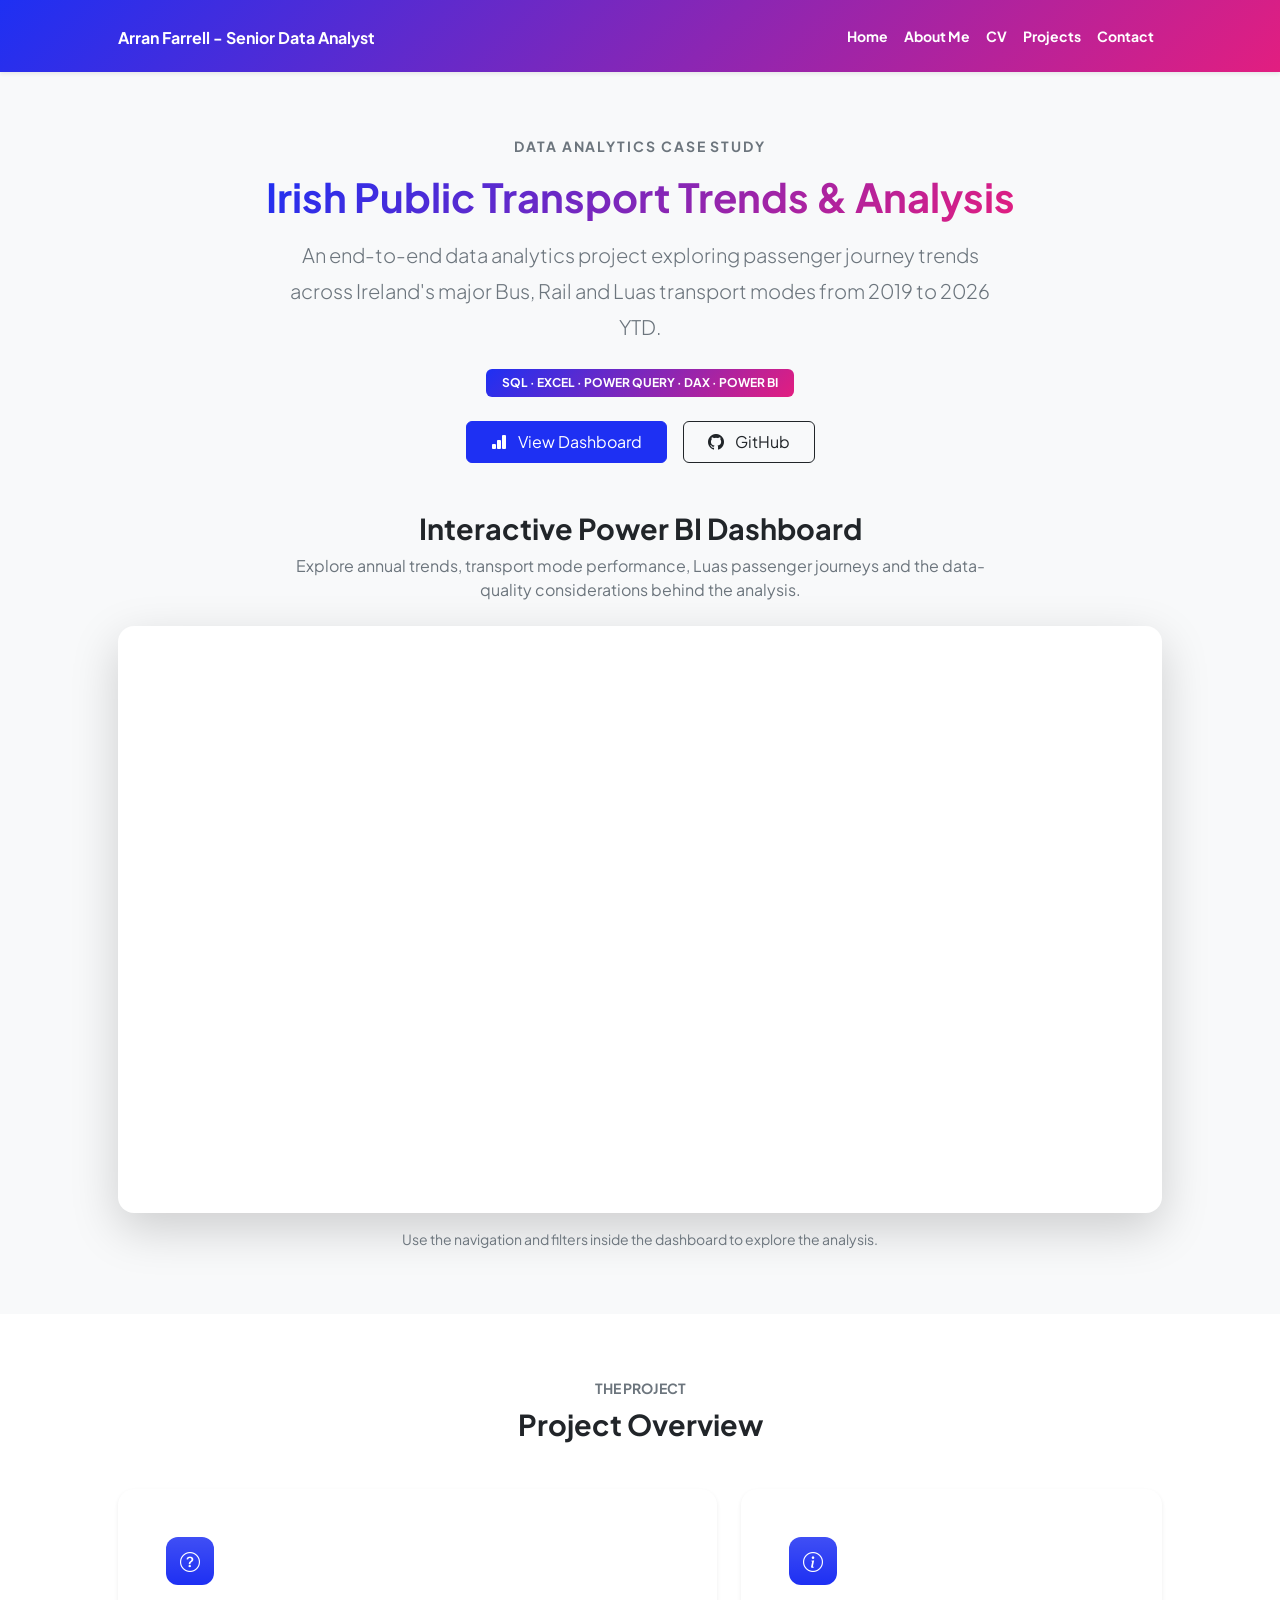
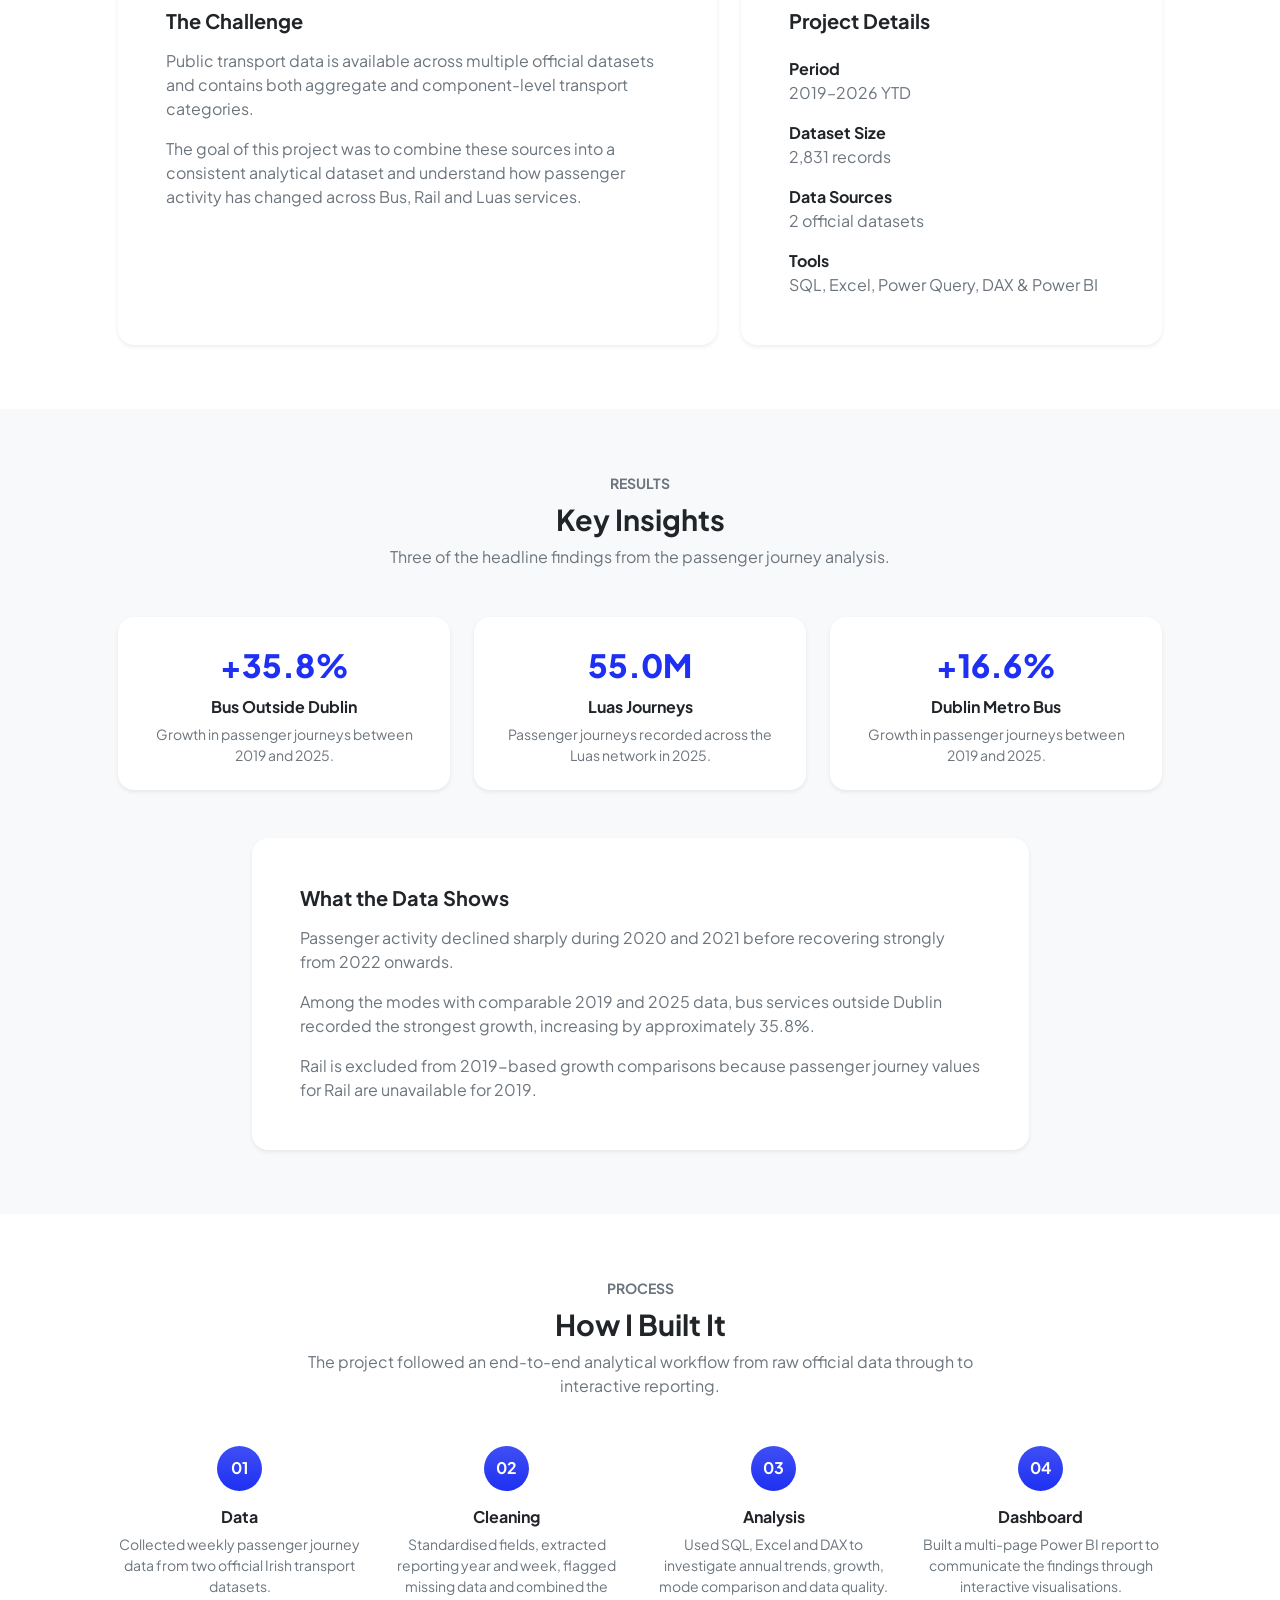
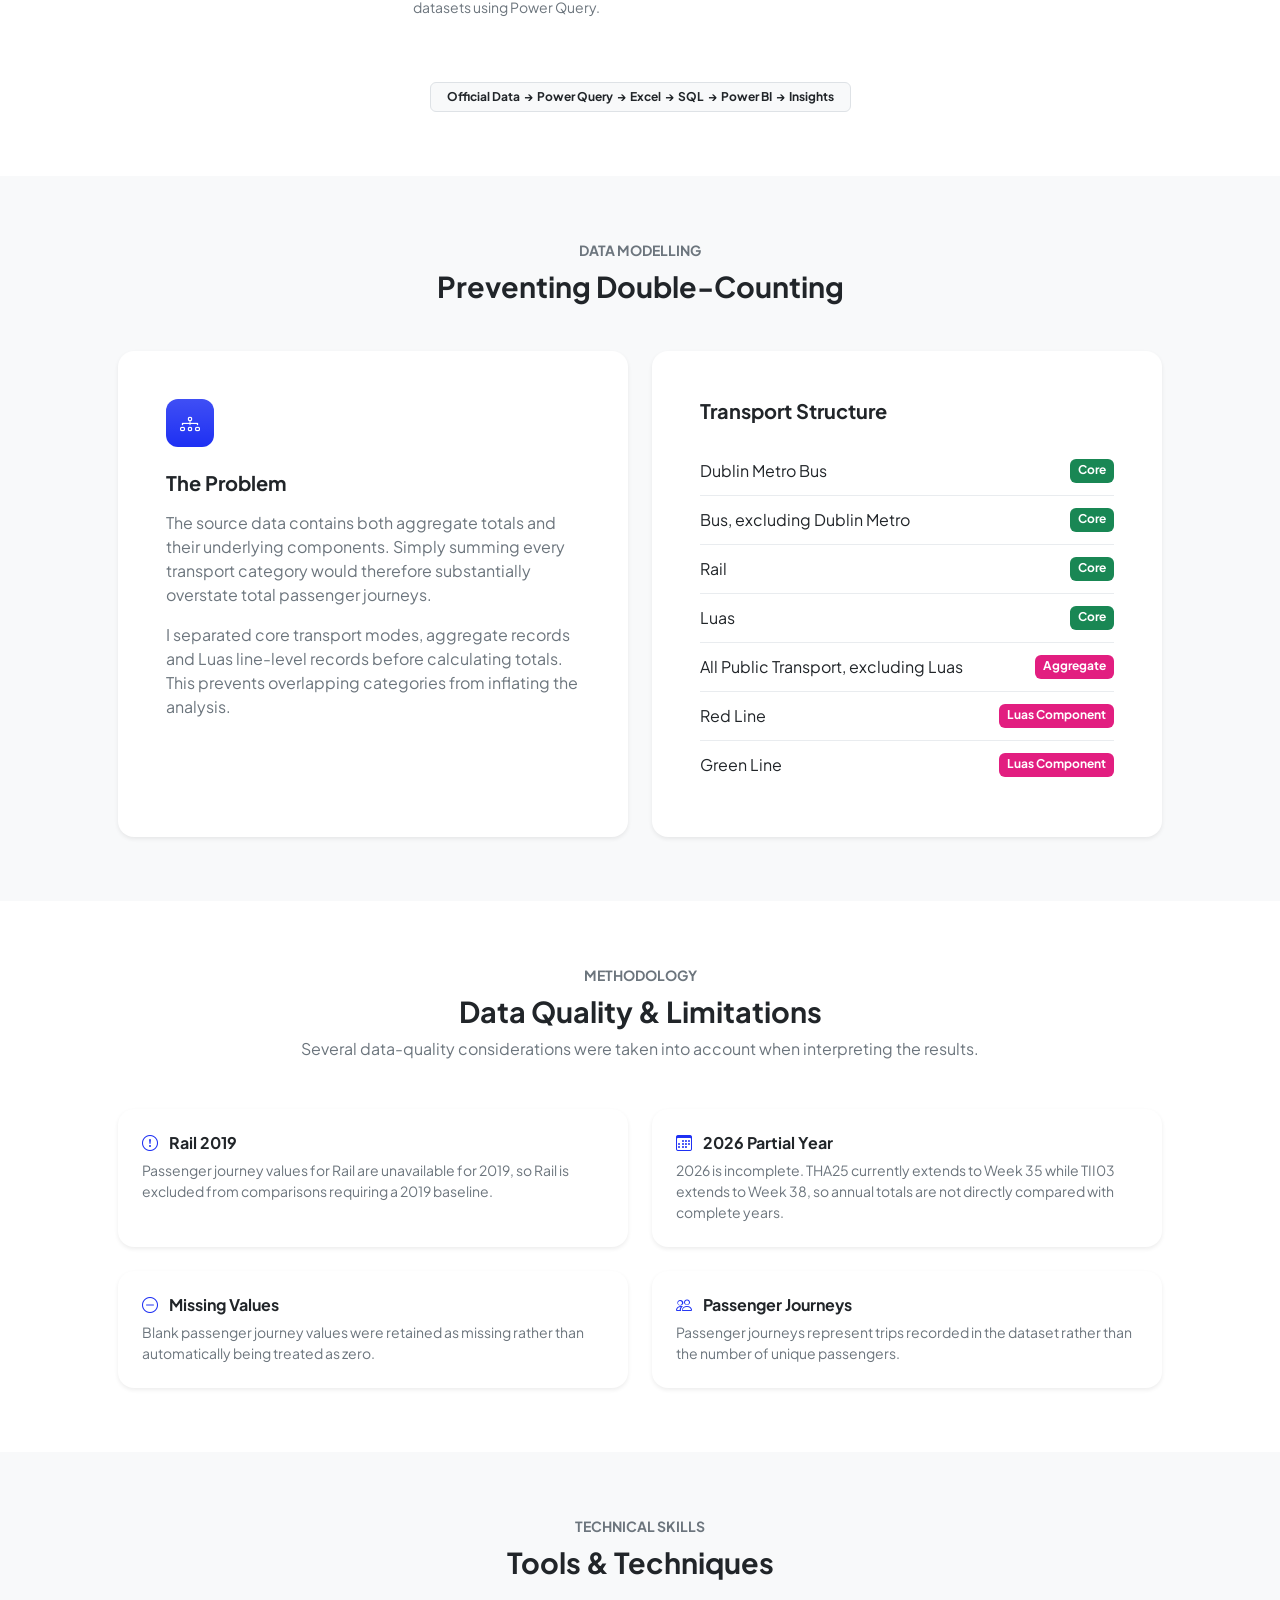
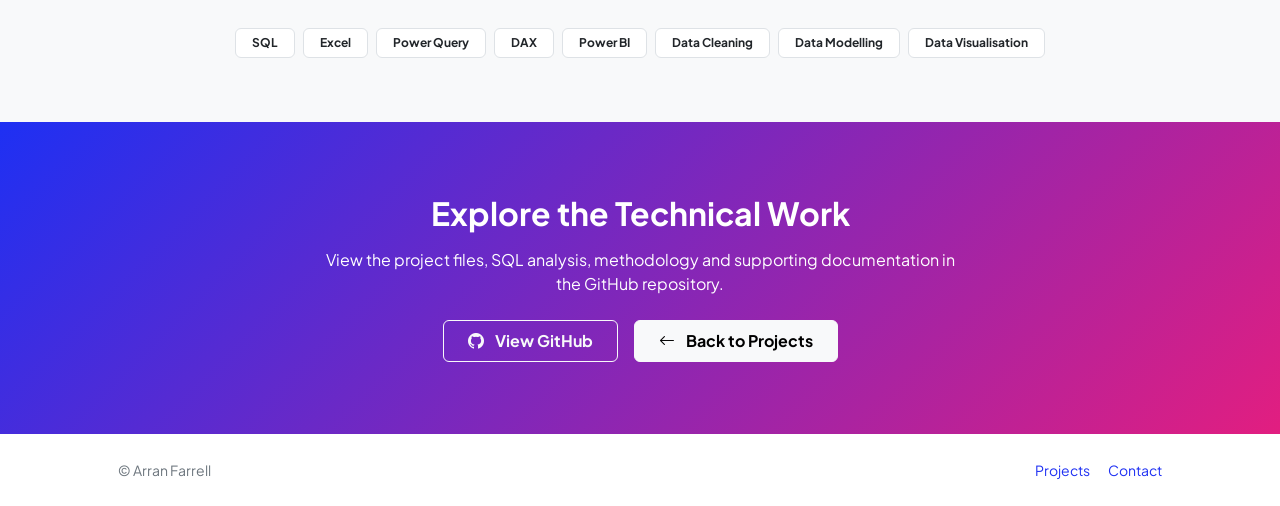
<file: project1.html>
<!DOCTYPE html>
<html lang="en">

<head>

    <meta charset="utf-8" />

    <meta name="viewport"
          content="width=device-width, initial-scale=1, shrink-to-fit=no" />

    <meta name="description"
          content="Irish Public Transport data analysis project by Arran Farrell, exploring passenger journey trends across Bus, Rail and Luas using SQL, Excel, Power Query, DAX and Power BI." />

    <meta name="author" content="Arran Farrell" />

    <title>Irish Public Transport Analysis | Arran Farrell</title>


    <!-- Favicon -->
    <link rel="icon"
          type="image/x-icon"
          href="assets/favicon.ico" />


    <!-- Google Font -->
    <link rel="preconnect"
          href="https://fonts.googleapis.com" />

    <link rel="preconnect"
          href="https://fonts.gstatic.com"
          crossorigin />

    <link href="https://fonts.googleapis.com/css2?family=Plus+Jakarta+Sans:wght@100;200;300;400;500;600;700;800;900&display=swap"
          rel="stylesheet" />


    <!-- Bootstrap Icons -->
    <link href="https://cdn.jsdelivr.net/npm/bootstrap-icons@1.8.1/font/bootstrap-icons.css"
          rel="stylesheet" />


    <!-- Your existing stylesheet -->
    <link href="css/styles.css"
          rel="stylesheet" />


    <!-- Project page styling -->
    <style>

        html {
            scroll-behavior: smooth;
        }

        body {
            font-family: "Plus Jakarta Sans", sans-serif;
        }


        /* -------------------------
           HERO
        ------------------------- */

        .project-hero {
            padding-top: 4rem;
            padding-bottom: 3rem;
        }

        .project-title {
            font-size: 2.5rem;
            line-height: 1.2;
        }

        .project-description {
            max-width: 700px;
            margin-left: auto;
            margin-right: auto;
            line-height: 1.8;
        }

        .project-label {
            letter-spacing: 0.12rem;
        }


        /* -------------------------
           SECTIONS
        ------------------------- */

        .project-section {
            padding-top: 4rem;
            padding-bottom: 4rem;
        }

        .section-heading {
            font-size: 1.8rem;
        }

        .section-description {
            max-width: 700px;
            margin-left: auto;
            margin-right: auto;
        }


        /* -------------------------
           CARDS
        ------------------------- */

        .project-card {
            border: 0;
            border-radius: 1rem;
            height: 100%;
        }

        .project-card-icon {
            width: 48px;
            height: 48px;
            display: flex;
            align-items: center;
            justify-content: center;
            border-radius: 0.75rem;
            font-size: 1.25rem;
        }


        /* -------------------------
           INSIGHTS
        ------------------------- */

        .insight-number {
            font-size: 2rem;
            font-weight: 800;
        }


        /* -------------------------
           WORKFLOW
        ------------------------- */

        .workflow-step {
            text-align: center;
            height: 100%;
        }

        .workflow-number {
            width: 45px;
            height: 45px;
            border-radius: 50%;
            display: flex;
            align-items: center;
            justify-content: center;
            margin: 0 auto 1rem auto;
            font-weight: 700;
        }


        /* -------------------------
           POWER BI
        ------------------------- */

        .dashboard-wrapper {
            border-radius: 1rem;
            overflow: hidden;
        }


        /* -------------------------
           TECHNICAL CHALLENGE
        ------------------------- */

        .mode-item {
            padding: 0.75rem 0;
            border-bottom: 1px solid #e9ecef;
        }

        .mode-item:last-child {
            border-bottom: 0;
        }


        /* -------------------------
           MOBILE
        ------------------------- */

        @media (max-width: 768px) {

            .project-hero {
                padding-top: 2.5rem;
            }

            .project-title {
                font-size: 1.9rem;
            }

            .project-section {
                padding-top: 3rem;
                padding-bottom: 3rem;
            }

        }

    </style>

</head>


<body class="d-flex flex-column h-100 bg-light">

<main class="flex-shrink-0">


    <!-- =====================================================
         NAVIGATION
    ====================================================== -->

    <nav class="navbar navbar-expand-lg navbar-light bg-white py-3 shadow-sm">

        <div class="container px-3 px-md-5">

            <a class="navbar-brand text-wrap me-2"
               href="index.html">

                <span class="fw-bolder fs-6 fs-md-5">
                    Arran Farrell - Senior Data Analyst
                </span>

            </a>


            <button class="navbar-toggler"
                    type="button"
                    data-bs-toggle="collapse"
                    data-bs-target="#navbarSupportedContent"
                    aria-controls="navbarSupportedContent"
                    aria-expanded="false"
                    aria-label="Toggle navigation">

                <span class="navbar-toggler-icon"></span>

            </button>


            <div class="collapse navbar-collapse"
                 id="navbarSupportedContent">

                <ul class="navbar-nav ms-auto mb-2 mb-lg-0 small fw-bolder">

                    <li class="nav-item">
                        <a class="nav-link"
                           href="index.html">
                            Home
                        </a>
                    </li>

                    <li class="nav-item">
                        <a class="nav-link"
                           href="About Me.html">
                            About Me
                        </a>
                    </li>

                    <li class="nav-item">
                        <a class="nav-link"
                           href="cv.html">
                            CV
                        </a>
                    </li>

                    <li class="nav-item">
                        <a class="nav-link active"
                           href="projects.html">
                            Projects
                        </a>
                    </li>

                    <li class="nav-item">
                        <a class="nav-link"
                           href="contact.html">
                            Contact
                        </a>
                    </li>

                </ul>

            </div>

        </div>

    </nav>



    <!-- =====================================================
         HERO
    ====================================================== -->

    <section class="project-hero">

        <div class="container px-3 px-md-5">

            <div class="text-center">

                <!-- Small label -->

                <p class="project-label text-uppercase
                          text-muted small fw-bold mb-3">

                    Data Analytics Case Study

                </p>


                <!-- Project title -->

                <h1 class="project-title fw-bolder mb-3">

                    <span class="text-gradient d-inline">

                        Irish Public Transport Trends & Analysis

                    </span>

                </h1>


                <!-- Description -->

                <p class="project-description
                          lead text-muted mb-4">

                    An end-to-end data analytics project exploring
                    passenger journey trends across Ireland's major
                    Bus, Rail and Luas transport modes from
                    2019 to 2026 YTD.

                </p>


                <!-- Skills badge -->

                <div class="mb-4">

                    <span class="badge
                                 bg-gradient-primary-to-secondary
                                 text-white
                                 text-uppercase
                                 px-3 py-2">

                        SQL &middot;
                        Excel &middot;
                        Power Query &middot;
                        DAX &middot;
                        Power BI

                    </span>

                </div>


                <!-- CTA buttons -->

                <div class="d-flex
                            justify-content-center
                            gap-3
                            flex-wrap">

                    <a href="#dashboard"
                       class="btn btn-primary px-4 py-2">

                        <i class="bi bi-bar-chart-fill me-2"></i>

                        View Dashboard

                    </a>


                    <a href="https://github.com/ArranF1995/Irish-transport-and-Commuting"
                       target="_blank"
                       rel="noopener noreferrer"
                       class="btn btn-outline-dark px-4 py-2">

                        <i class="bi bi-github me-2"></i>

                        GitHub

                    </a>

                </div>

            </div>

        </div>

    </section>



    <!-- =====================================================
         DASHBOARD
    ====================================================== -->

    <section id="dashboard"
             class="pb-5">

        <div class="container px-3 px-md-5">


            <div class="text-center mb-4">

                <h2 class="section-heading fw-bolder mb-2">

                    Interactive Power BI Dashboard

                </h2>

                <p class="text-muted section-description">

                    Explore annual trends, transport mode performance,
                    Luas passenger journeys and the data-quality
                    considerations behind the analysis.

                </p>

            </div>


            <div class="dashboard-wrapper
                        shadow-lg
                        bg-white">

                <div class="ratio ratio-16x9">

                    <iframe
                        title="Irish Public Transport Dashboard"
                        src="https://app.powerbi.com/view?r=eyJrIjoiZDFlMzFjOTUtNDQ2Ny00ZGI4LWIwZjktY2FlMmU1YzJjZjk3IiwidCI6IjViZjI2ZTU2LTUyNDQtNDQ2Zi1iZWQ5LTU1OGM1ZDAwNTk1ZSJ9&pageName=a4b17207fbe14133b85c"
                        style="border: none;"
                        allowfullscreen>
                    </iframe>

                </div>

            </div>


            <p class="text-muted small text-center mt-3">

                Use the navigation and filters inside the dashboard
                to explore the analysis.

            </p>

        </div>

    </section>



    <!-- =====================================================
         PROJECT OVERVIEW
    ====================================================== -->

    <section class="project-section bg-white">

        <div class="container px-3 px-md-5">


            <div class="text-center mb-5">

                <p class="text-uppercase
                          text-muted
                          small
                          fw-bold
                          mb-2">

                    The Project

                </p>

                <h2 class="section-heading fw-bolder">

                    Project Overview

                </h2>

            </div>


            <div class="row g-4 justify-content-center">


                <!-- Challenge -->

                <div class="col-lg-7">

                    <div class="card
                                project-card
                                shadow-sm">

                        <div class="card-body p-4 p-md-5">

                            <div class="project-card-icon
                                        bg-primary
                                        bg-gradient
                                        text-white
                                        mb-4">

                                <i class="bi bi-question-circle"></i>

                            </div>


                            <h3 class="h5 fw-bold mb-3">

                                The Challenge

                            </h3>


                            <p class="text-muted">

                                Public transport data is available
                                across multiple official datasets and
                                contains both aggregate and
                                component-level transport categories.

                            </p>


                            <p class="text-muted mb-0">

                                The goal of this project was to combine
                                these sources into a consistent
                                analytical dataset and understand how
                                passenger activity has changed across
                                Bus, Rail and Luas services.

                            </p>

                        </div>

                    </div>

                </div>



                <!-- Details -->

                <div class="col-lg-5">

                    <div class="card
                                project-card
                                shadow-sm">

                        <div class="card-body p-4 p-md-5">

                            <div class="project-card-icon
                                        bg-primary
                                        bg-gradient
                                        text-white
                                        mb-4">

                                <i class="bi bi-info-circle"></i>

                            </div>


                            <h3 class="h5 fw-bold mb-4">

                                Project Details

                            </h3>


                            <p class="mb-3">

                                <strong>Period</strong><br>

                                <span class="text-muted">
                                    2019–2026 YTD
                                </span>

                            </p>


                            <p class="mb-3">

                                <strong>Dataset Size</strong><br>

                                <span class="text-muted">
                                    2,831 records
                                </span>

                            </p>


                            <p class="mb-3">

                                <strong>Data Sources</strong><br>

                                <span class="text-muted">
                                    2 official datasets
                                </span>

                            </p>


                            <p class="mb-0">

                                <strong>Tools</strong><br>

                                <span class="text-muted">
                                    SQL, Excel, Power Query,
                                    DAX & Power BI
                                </span>

                            </p>

                        </div>

                    </div>

                </div>

            </div>

        </div>

    </section>



    <!-- =====================================================
         KEY INSIGHTS
    ====================================================== -->

    <section class="project-section">

        <div class="container px-3 px-md-5">


            <div class="text-center mb-5">

                <p class="text-uppercase
                          text-muted
                          small
                          fw-bold
                          mb-2">

                    Results

                </p>

                <h2 class="section-heading fw-bolder">

                    Key Insights

                </h2>

                <p class="text-muted section-description">

                    Three of the headline findings from the
                    passenger journey analysis.

                </p>

            </div>


            <div class="row g-4 text-center">


                <!-- Insight 1 -->

                <div class="col-md-4">

                    <div class="card
                                project-card
                                shadow-sm">

                        <div class="card-body p-4">

                            <div class="insight-number
                                        text-primary
                                        mb-2">

                                +35.8%

                            </div>

                            <h3 class="h6 fw-bold">

                                Bus Outside Dublin

                            </h3>

                            <p class="text-muted small mb-0">

                                Growth in passenger journeys
                                between 2019 and 2025.

                            </p>

                        </div>

                    </div>

                </div>



                <!-- Insight 2 -->

                <div class="col-md-4">

                    <div class="card
                                project-card
                                shadow-sm">

                        <div class="card-body p-4">

                            <div class="insight-number
                                        text-primary
                                        mb-2">

                                55.0M

                            </div>

                            <h3 class="h6 fw-bold">

                                Luas Journeys

                            </h3>

                            <p class="text-muted small mb-0">

                                Passenger journeys recorded
                                across the Luas network in 2025.

                            </p>

                        </div>

                    </div>

                </div>



                <!-- Insight 3 -->

                <div class="col-md-4">

                    <div class="card
                                project-card
                                shadow-sm">

                        <div class="card-body p-4">

                            <div class="insight-number
                                        text-primary
                                        mb-2">

                                +16.6%

                            </div>

                            <h3 class="h6 fw-bold">

                                Dublin Metro Bus

                            </h3>

                            <p class="text-muted small mb-0">

                                Growth in passenger journeys
                                between 2019 and 2025.

                            </p>

                        </div>

                    </div>

                </div>

            </div>


            <!-- Insight narrative -->

            <div class="row justify-content-center mt-5">

                <div class="col-lg-9">

                    <div class="card
                                project-card
                                shadow-sm">

                        <div class="card-body p-4 p-md-5">

                            <h3 class="h5 fw-bold mb-3">

                                What the Data Shows

                            </h3>


                            <p class="text-muted">

                                Passenger activity declined sharply
                                during 2020 and 2021 before recovering
                                strongly from 2022 onwards.

                            </p>


                            <p class="text-muted">

                                Among the modes with comparable
                                2019 and 2025 data, bus services
                                outside Dublin recorded the strongest
                                growth, increasing by approximately
                                35.8%.

                            </p>


                            <p class="text-muted mb-0">

                                Rail is excluded from 2019-based
                                growth comparisons because passenger
                                journey values for Rail are unavailable
                                for 2019.

                            </p>

                        </div>

                    </div>

                </div>

            </div>

        </div>

    </section>



    <!-- =====================================================
         HOW I BUILT IT
    ====================================================== -->

    <section class="project-section bg-white">

        <div class="container px-3 px-md-5">


            <div class="text-center mb-5">

                <p class="text-uppercase
                          text-muted
                          small
                          fw-bold
                          mb-2">

                    Process

                </p>

                <h2 class="section-heading fw-bolder">

                    How I Built It

                </h2>

                <p class="text-muted section-description">

                    The project followed an end-to-end analytical
                    workflow from raw official data through to
                    interactive reporting.

                </p>

            </div>



            <div class="row g-4">


                <!-- Step 1 -->

                <div class="col-md-6 col-lg-3">

                    <div class="workflow-step">

                        <div class="workflow-number
                                    bg-primary
                                    bg-gradient
                                    text-white">

                            01

                        </div>

                        <h3 class="h6 fw-bold">

                            Data

                        </h3>

                        <p class="text-muted small">

                            Collected weekly passenger journey data
                            from two official Irish transport datasets.

                        </p>

                    </div>

                </div>



                <!-- Step 2 -->

                <div class="col-md-6 col-lg-3">

                    <div class="workflow-step">

                        <div class="workflow-number
                                    bg-primary
                                    bg-gradient
                                    text-white">

                            02

                        </div>

                        <h3 class="h6 fw-bold">

                            Cleaning

                        </h3>

                        <p class="text-muted small">

                            Standardised fields, extracted reporting
                            year and week, flagged missing data and
                            combined the datasets using Power Query.

                        </p>

                    </div>

                </div>



                <!-- Step 3 -->

                <div class="col-md-6 col-lg-3">

                    <div class="workflow-step">

                        <div class="workflow-number
                                    bg-primary
                                    bg-gradient
                                    text-white">

                            03

                        </div>

                        <h3 class="h6 fw-bold">

                            Analysis

                        </h3>

                        <p class="text-muted small">

                            Used SQL, Excel and DAX to investigate
                            annual trends, growth, mode comparison
                            and data quality.

                        </p>

                    </div>

                </div>



                <!-- Step 4 -->

                <div class="col-md-6 col-lg-3">

                    <div class="workflow-step">

                        <div class="workflow-number
                                    bg-primary
                                    bg-gradient
                                    text-white">

                            04

                        </div>

                        <h3 class="h6 fw-bold">

                            Dashboard

                        </h3>

                        <p class="text-muted small">

                            Built a multi-page Power BI report to
                            communicate the findings through
                            interactive visualisations.

                        </p>

                    </div>

                </div>

            </div>



            <!-- Workflow line -->

            <div class="text-center mt-5">

                <span class="badge
                             bg-light
                             text-dark
                             border
                             px-3 py-2">

                    Official Data
                    &nbsp;→&nbsp;
                    Power Query
                    &nbsp;→&nbsp;
                    Excel
                    &nbsp;→&nbsp;
                    SQL
                    &nbsp;→&nbsp;
                    Power BI
                    &nbsp;→&nbsp;
                    Insights

                </span>

            </div>

        </div>

    </section>



    <!-- =====================================================
         TECHNICAL CHALLENGE
    ====================================================== -->

    <section class="project-section">

        <div class="container px-3 px-md-5">


            <div class="text-center mb-5">

                <p class="text-uppercase
                          text-muted
                          small
                          fw-bold
                          mb-2">

                    Data Modelling

                </p>

                <h2 class="section-heading fw-bolder">

                    Preventing Double-Counting

                </h2>

            </div>



            <div class="row g-4 align-items-stretch">


                <!-- Explanation -->

                <div class="col-lg-6">

                    <div class="card
                                project-card
                                shadow-sm">

                        <div class="card-body p-4 p-md-5">

                            <div class="project-card-icon
                                        bg-primary
                                        bg-gradient
                                        text-white
                                        mb-4">

                                <i class="bi bi-diagram-3"></i>

                            </div>


                            <h3 class="h5 fw-bold mb-3">

                                The Problem

                            </h3>


                            <p class="text-muted">

                                The source data contains both
                                aggregate totals and their underlying
                                components. Simply summing every
                                transport category would therefore
                                substantially overstate total
                                passenger journeys.

                            </p>


                            <p class="text-muted mb-0">

                                I separated core transport modes,
                                aggregate records and Luas line-level
                                records before calculating totals.
                                This prevents overlapping categories
                                from inflating the analysis.

                            </p>

                        </div>

                    </div>

                </div>



                <!-- Mode structure -->

                <div class="col-lg-6">

                    <div class="card
                                project-card
                                shadow-sm">

                        <div class="card-body p-4 p-md-5">

                            <h3 class="h5 fw-bold mb-4">

                                Transport Structure

                            </h3>


                            <div class="mode-item
                                        d-flex
                                        justify-content-between">

                                <span>
                                    Dublin Metro Bus
                                </span>

                                <span class="badge bg-success">
                                    Core
                                </span>

                            </div>


                            <div class="mode-item
                                        d-flex
                                        justify-content-between">

                                <span>
                                    Bus, excluding Dublin Metro
                                </span>

                                <span class="badge bg-success">
                                    Core
                                </span>

                            </div>


                            <div class="mode-item
                                        d-flex
                                        justify-content-between">

                                <span>
                                    Rail
                                </span>

                                <span class="badge bg-success">
                                    Core
                                </span>

                            </div>


                            <div class="mode-item
                                        d-flex
                                        justify-content-between">

                                <span>
                                    Luas
                                </span>

                                <span class="badge bg-success">
                                    Core
                                </span>

                            </div>


                            <div class="mode-item
                                        d-flex
                                        justify-content-between">

                                <span>
                                    All Public Transport,
                                    excluding Luas
                                </span>

                                <span class="badge bg-secondary">
                                    Aggregate
                                </span>

                            </div>


                            <div class="mode-item
                                        d-flex
                                        justify-content-between">

                                <span>
                                    Red Line
                                </span>

                                <span class="badge bg-secondary">
                                    Luas Component
                                </span>

                            </div>


                            <div class="mode-item
                                        d-flex
                                        justify-content-between">

                                <span>
                                    Green Line
                                </span>

                                <span class="badge bg-secondary">
                                    Luas Component
                                </span>

                            </div>

                        </div>

                    </div>

                </div>

            </div>

        </div>

    </section>



    <!-- =====================================================
         DATA QUALITY & LIMITATIONS
    ====================================================== -->

    <section class="project-section bg-white">

        <div class="container px-3 px-md-5">


            <div class="text-center mb-5">

                <p class="text-uppercase
                          text-muted
                          small
                          fw-bold
                          mb-2">

                    Methodology

                </p>

                <h2 class="section-heading fw-bolder">

                    Data Quality & Limitations

                </h2>

                <p class="text-muted section-description">

                    Several data-quality considerations were taken
                    into account when interpreting the results.

                </p>

            </div>



            <div class="row g-4">


                <!-- Rail -->

                <div class="col-md-6">

                    <div class="card
                                project-card
                                shadow-sm">

                        <div class="card-body p-4">

                            <h3 class="h6 fw-bold">

                                <i class="bi bi-exclamation-circle
                                           text-primary me-2"></i>

                                Rail 2019

                            </h3>

                            <p class="text-muted small mb-0">

                                Passenger journey values for Rail are
                                unavailable for 2019, so Rail is
                                excluded from comparisons requiring
                                a 2019 baseline.

                            </p>

                        </div>

                    </div>

                </div>



                <!-- 2026 -->

                <div class="col-md-6">

                    <div class="card
                                project-card
                                shadow-sm">

                        <div class="card-body p-4">

                            <h3 class="h6 fw-bold">

                                <i class="bi bi-calendar3
                                           text-primary me-2"></i>

                                2026 Partial Year

                            </h3>

                            <p class="text-muted small mb-0">

                                2026 is incomplete. THA25 currently
                                extends to Week 35 while TII03 extends
                                to Week 38, so annual totals are not
                                directly compared with complete years.

                            </p>

                        </div>

                    </div>

                </div>



                <!-- Missing -->

                <div class="col-md-6">

                    <div class="card
                                project-card
                                shadow-sm">

                        <div class="card-body p-4">

                            <h3 class="h6 fw-bold">

                                <i class="bi bi-dash-circle
                                           text-primary me-2"></i>

                                Missing Values

                            </h3>

                            <p class="text-muted small mb-0">

                                Blank passenger journey values were
                                retained as missing rather than
                                automatically being treated as zero.

                            </p>

                        </div>

                    </div>

                </div>



                <!-- Journeys -->

                <div class="col-md-6">

                    <div class="card
                                project-card
                                shadow-sm">

                        <div class="card-body p-4">

                            <h3 class="h6 fw-bold">

                                <i class="bi bi-people
                                           text-primary me-2"></i>

                                Passenger Journeys

                            </h3>

                            <p class="text-muted small mb-0">

                                Passenger journeys represent trips
                                recorded in the dataset rather than
                                the number of unique passengers.

                            </p>

                        </div>

                    </div>

                </div>

            </div>

        </div>

    </section>



    <!-- =====================================================
         SKILLS USED
    ====================================================== -->

    <section class="project-section">

        <div class="container px-3 px-md-5">


            <div class="text-center mb-5">

                <p class="text-uppercase
                          text-muted
                          small
                          fw-bold
                          mb-2">

                    Technical Skills

                </p>

                <h2 class="section-heading fw-bolder">

                    Tools & Techniques

                </h2>

            </div>


            <div class="d-flex
                        justify-content-center
                        gap-2
                        flex-wrap">

                <span class="badge bg-white
                             text-dark
                             border
                             px-3 py-2">
                    SQL
                </span>

                <span class="badge bg-white
                             text-dark
                             border
                             px-3 py-2">
                    Excel
                </span>

                <span class="badge bg-white
                             text-dark
                             border
                             px-3 py-2">
                    Power Query
                </span>

                <span class="badge bg-white
                             text-dark
                             border
                             px-3 py-2">
                    DAX
                </span>

                <span class="badge bg-white
                             text-dark
                             border
                             px-3 py-2">
                    Power BI
                </span>

                <span class="badge bg-white
                             text-dark
                             border
                             px-3 py-2">
                    Data Cleaning
                </span>

                <span class="badge bg-white
                             text-dark
                             border
                             px-3 py-2">
                    Data Modelling
                </span>

                <span class="badge bg-white
                             text-dark
                             border
                             px-3 py-2">
                    Data Visualisation
                </span>

            </div>

        </div>

    </section>



    <!-- =====================================================
         GITHUB CTA
    ====================================================== -->

    <section class="py-5
                    bg-gradient-primary-to-secondary
                    text-white">

        <div class="container
                    px-3 px-md-5
                    my-3 my-md-4">

            <div class="text-center">

                <h2 class="h2 fw-bolder mb-3">

                    Explore the Technical Work

                </h2>


                <p class="mb-4 mx-auto"
                   style="max-width: 650px;">

                    View the project files, SQL analysis,
                    methodology and supporting documentation
                    in the GitHub repository.

                </p>


                <div class="d-flex
                            justify-content-center
                            gap-3
                            flex-wrap">

                    <a class="btn
                              btn-outline-light
                              px-4 py-2
                              fw-bolder"
                       href="https://github.com/ArranF1995/Irish-transport-and-Commuting"
                       target="_blank"
                       rel="noopener noreferrer">

                        <i class="bi bi-github me-2"></i>

                        View GitHub

                    </a>


                    <a class="btn
                              btn-light
                              px-4 py-2
                              fw-bolder"
                       href="projects.html">

                        <i class="bi bi-arrow-left me-2"></i>

                        Back to Projects

                    </a>

                </div>

            </div>

        </div>

    </section>


</main>



<!-- =====================================================
     FOOTER
====================================================== -->

<footer class="bg-white py-4 mt-auto">

    <div class="container px-3 px-md-5">

        <div class="row
                    align-items-center
                    justify-content-between
                    flex-column flex-sm-row">

            <div class="col-auto">

                <div class="small m-0 text-muted">

                    &copy; Arran Farrell

                </div>

            </div>


            <div class="col-auto">

                <a class="small text-decoration-none me-3"
                   href="projects.html">

                    Projects

                </a>

                <a class="small text-decoration-none"
                   href="contact.html">

                    Contact

                </a>

            </div>

        </div>

    </div>

</footer>



<!-- Bootstrap core JS -->
<script src="https://cdn.jsdelivr.net/npm/bootstrap@5.2.3/dist/js/bootstrap.bundle.min.js"></script>


<!-- Your existing scripts -->
<script src="js/scripts.js"></script>


</body>

</html>
</file>
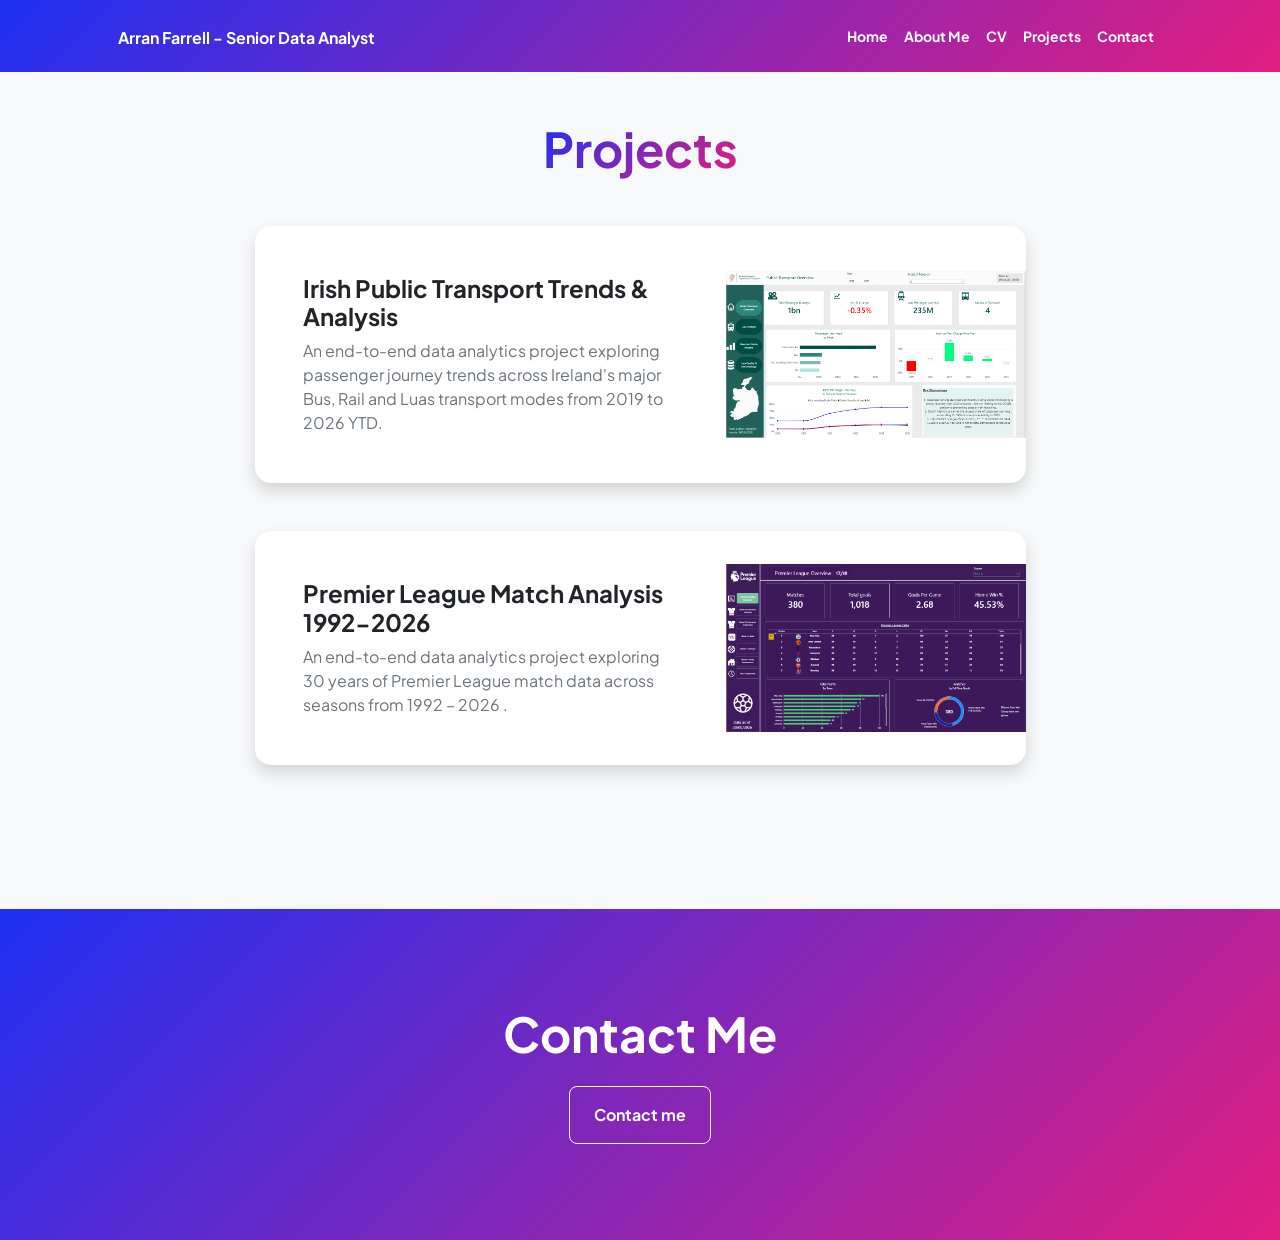
<file: projects.html>
<!DOCTYPE html>
<html lang="en">
    <head>
        <meta charset="utf-8" />
        <meta name="viewport" content="width=device-width, initial-scale=1, shrink-to-fit=no" />
        <meta name="description" content="" />
        <meta name="author" content="" />
        <title>Projects - Arran Farrell</title>
        <!-- Favicon-->
        <link rel="icon" type="image/x-icon" href="assets/favicon.ico" />
        <!-- Custom Google font-->
        <link rel="preconnect" href="https://fonts.googleapis.com" />
        <link rel="preconnect" href="https://fonts.gstatic.com" crossorigin />
        <link href="https://fonts.googleapis.com/css2?family=Plus+Jakarta+Sans:wght@100;200;300;400;500;600;700;800;900&amp;display=swap" rel="stylesheet" />
        <!-- Bootstrap icons-->
        <link href="https://cdn.jsdelivr.net/npm/bootstrap-icons@1.8.1/font/bootstrap-icons.css" rel="stylesheet" />
        <!-- Core theme CSS (includes Bootstrap)-->
        <link href="css/styles.css" rel="stylesheet" />
        <!-- Google Analytics -->
        <script async src="https://www.googletagmanager.com/gtag/js?id=G-2NE5BPVYHW"></script>
        <script>
        window.dataLayer = window.dataLayer || [];
        function gtag(){dataLayer.push(arguments);}
        gtag('js', new Date());

        gtag('config', 'G-2NE5BPVYHW');
</script>
    </head>
    <body class="d-flex flex-column h-100 bg-light">
        <main class="flex-shrink-0">
            <!-- Navigation-->
            <nav class="navbar navbar-expand-lg navbar-light bg-white py-3">
                <div class="container px-3 px-md-5">
                    <a class="navbar-brand text-wrap me-2" href="index.html">
                        <span class="fw-bolder text-white fs-6 fs-md-5">Arran Farrell - Senior Data Analyst</span>
                    </a>
                    <button class="navbar-toggler" type="button" data-bs-toggle="collapse" data-bs-target="#navbarSupportedContent" aria-controls="navbarSupportedContent" aria-expanded="false" aria-label="Toggle navigation">
                        <span class="navbar-toggler-icon"></span>
                    </button>
                    <div class="collapse navbar-collapse" id="navbarSupportedContent">
                        <ul class="navbar-nav ms-auto mb-2 mb-lg-0 small fw-bolder">
                            <li class="nav-item"><a class="nav-link" href="index.html">Home</a></li>
                            <li class="nav-item"><a class="nav-link" href="About Me.html">About Me</a></li>
                            <li class="nav-item"><a class="nav-link" href="cv.html">CV</a></li>
                            <li class="nav-item"><a class="nav-link" href="projects.html">Projects</a></li>
                            <li class="nav-item"><a class="nav-link" href="contact.html">Contact</a></li>
                        </ul>
                    </div>
                </div>
            </nav>

            <!-- Projects Section-->
            <section class="py-4 py-md-5">
                <div class="container px-3 px-md-5 mb-4 mb-md-5">
                    <div class="text-center mb-4 mb-md-5">
                        <h1 class="display-5 fw-bolder mb-0"><span class="text-gradient d-inline">Projects</span></h1>
                    </div>
                    <div class="row gx-3 gx-md-5 justify-content-center">
                        <div class="col-lg-11 col-xl-9 col-xxl-8">
                            
                            <!-- Project Card 1-->
                            <div class="card overflow-hidden shadow rounded-4 border-0 mb-4 mb-md-5">
                                <div class="card-body p-0">
                                    <div class="d-flex flex-column flex-md-row align-items-center">
                                        <div class="p-4 p-md-5 w-100">
                                            <h4 class="fw-bolder">
                                            <a href="transport.html" class="text-decoration-none text-reset">Irish Public Transport Trends & Analysis</a>
                                            </h4>
                                            <p class="mb-0 text-muted">An end-to-end data analytics project exploring passenger journey trends across Ireland's major Bus, Rail and Luas transport modes from 2019 to 2026 YTD.</p>
                                        </div>
                                        <img class="img-fluid w-100 w-md-auto" style="max-width: 300px; object-fit: cover;" src="assets\Power Bi - Public Transport Overview.png" alt="Project 1 preview" />
                                    </div>
                                </div>
                            </div>

                            <div class="card overflow-hidden shadow rounded-4 border-0 mb-4 mb-md-5">
                                <div class="card-body p-0">
                                    <div class="d-flex flex-column flex-md-row align-items-center">
                                        <div class="p-4 p-md-5 w-100">
                                            <h4 class="fw-bolder">
                                            <a href="pl.html" class="text-decoration-none text-reset">Premier League Match Analysis 1992-2026</a>
                                            </h4>
                                            <p class="mb-0 text-muted">An end-to-end data analytics project exploring 30 years of Premier League match data across seasons from 1992 – 2026 .</p>
                                        </div>
                                        <img class="img-fluid w-100 w-md-auto" style="max-width: 300px; object-fit: cover;" src="assets\Page_1_Premier_League_Overview.png" alt="Project 1 preview" />
                                    </div>
                                </div>
                            </div>

                        </div>
                    </div>
                </div>
            </section>
        </main>

        <!-- Call to action section-->
        <section class="py-5 bg-gradient-primary-to-secondary text-white">
            <div class="container px-3 px-md-5 my-3 my-md-5">
                <div class="text-center">
                    <h2 class="display-5 fw-bolder mb-4">Contact Me</h2>
                    <a class="btn btn-outline-light btn-lg px-4 py-3 fs-6 fw-bolder" href="contact.html">Contact me</a>
                </div>
            </div>
        </section>
    
        <!-- Bootstrap core JS-->
        <script src="https://cdn.jsdelivr.net/npm/bootstrap@5.2.3/dist/js/bootstrap.bundle.min.js"></script>
        <!-- Core theme JS-->
        <script src="js/scripts.js"></script>
    </body>
</html>
</file>
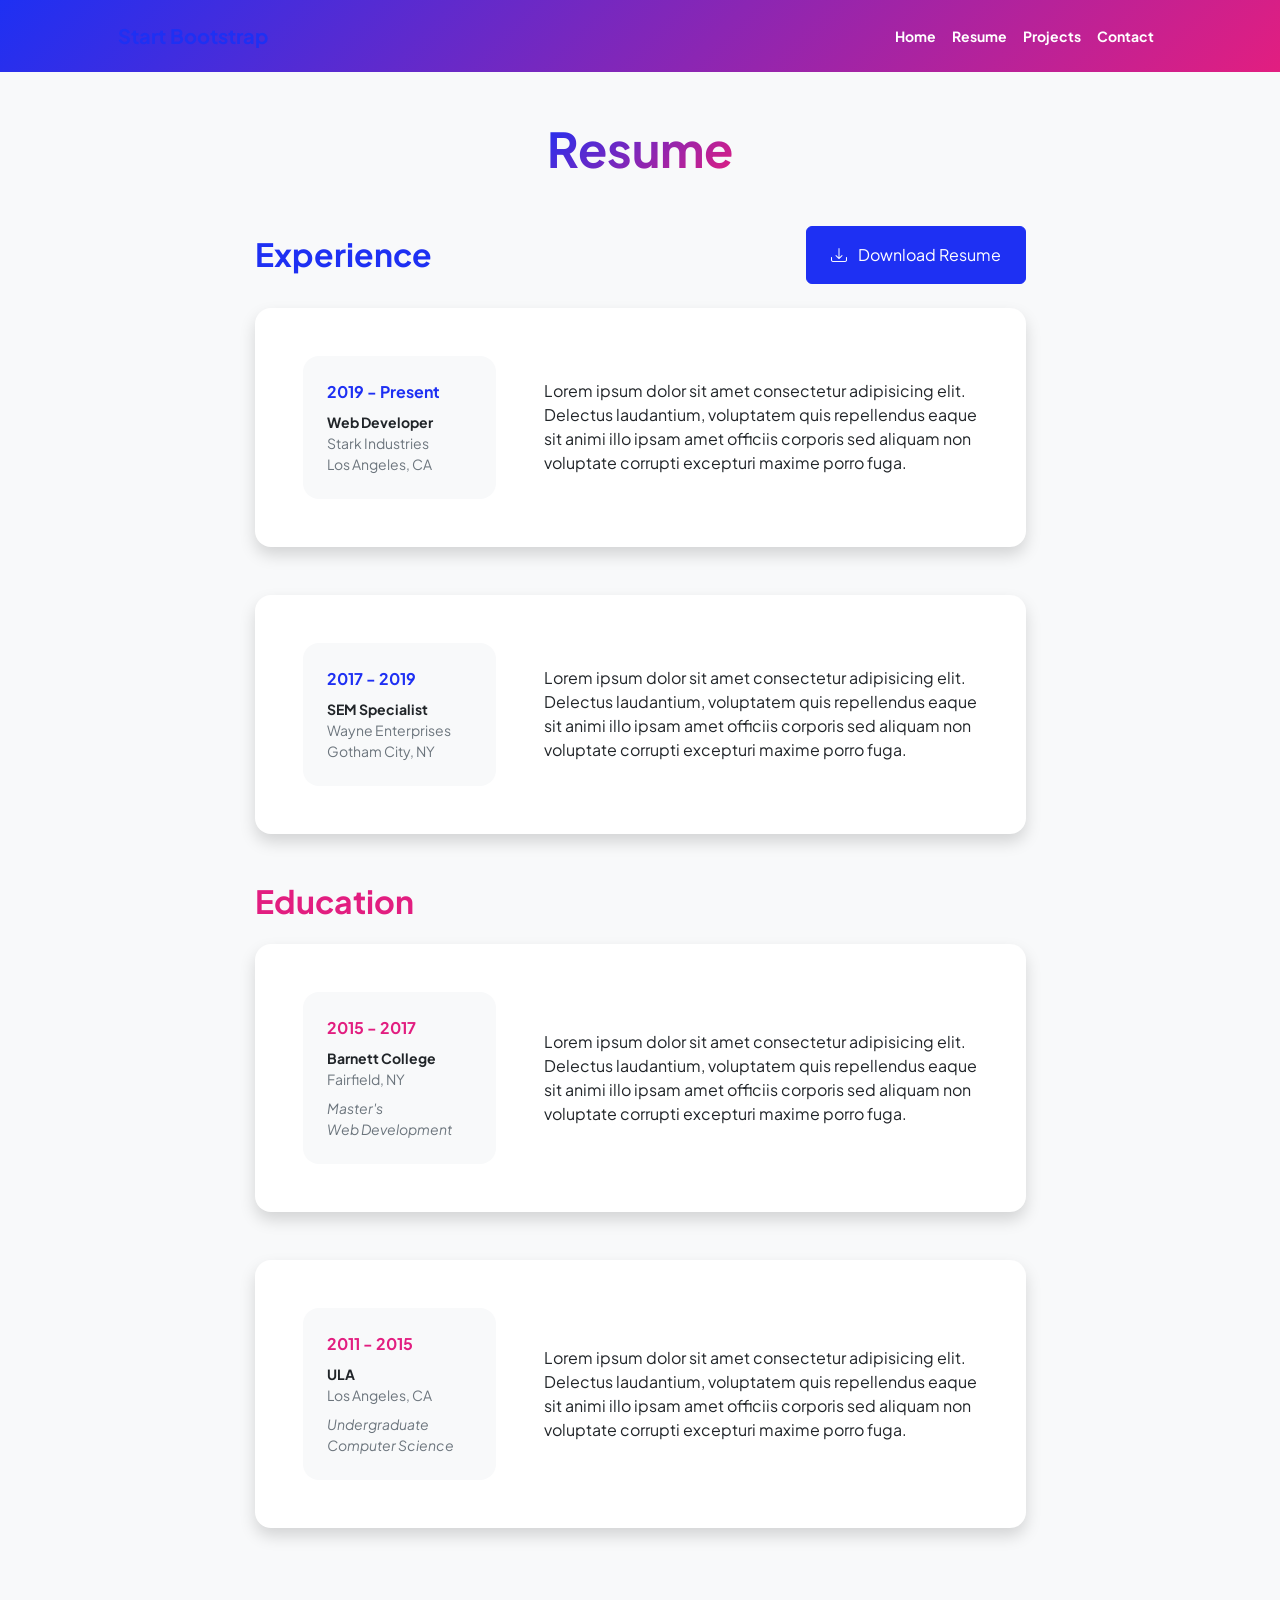
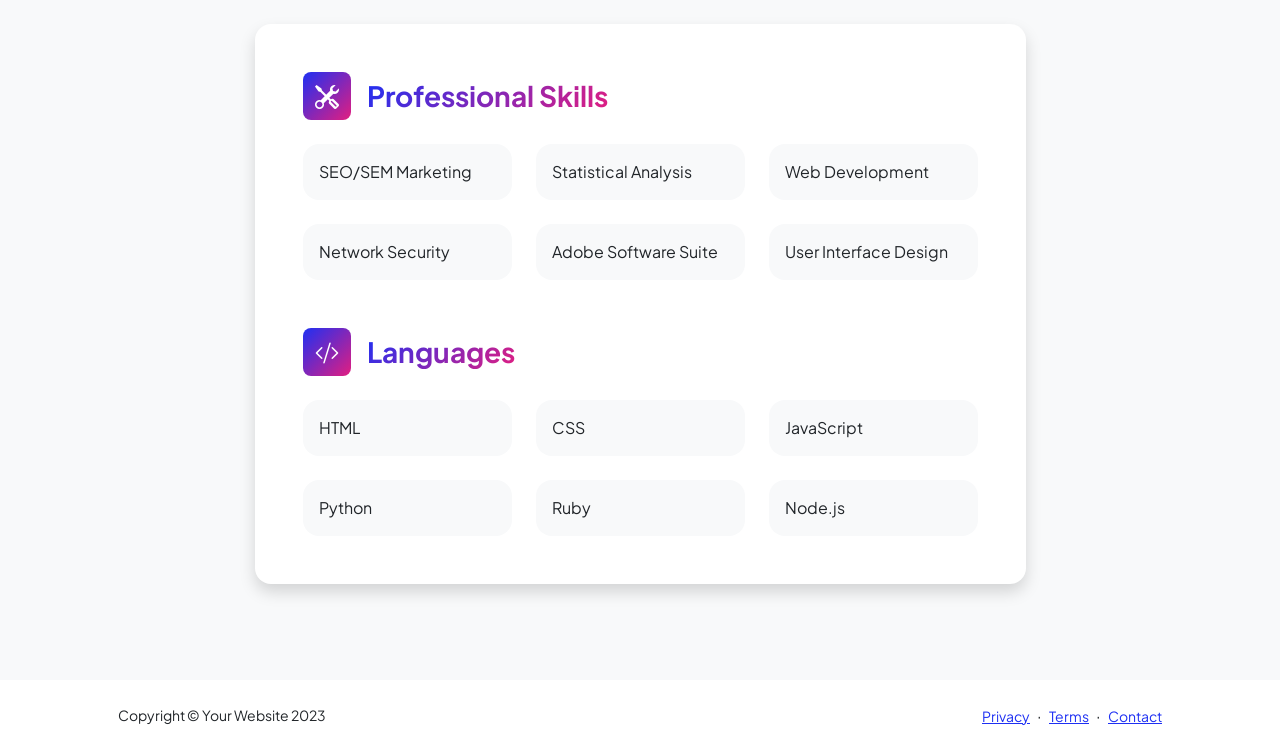
<file: resume.html>
<!DOCTYPE html>
<html lang="en">
    <head>
        <meta charset="utf-8" />
        <meta name="viewport" content="width=device-width, initial-scale=1, shrink-to-fit=no" />
        <meta name="description" content="" />
        <meta name="author" content="" />
        <title>Personal - Start Bootstrap Template</title>
        <!-- Favicon-->
        <link rel="icon" type="image/x-icon" href="assets/favicon.ico" />
        <!-- Custom Google font-->
        <link rel="preconnect" href="https://fonts.googleapis.com" />
        <link rel="preconnect" href="https://fonts.gstatic.com" crossorigin />
        <link href="https://fonts.googleapis.com/css2?family=Plus+Jakarta+Sans:wght@100;200;300;400;500;600;700;800;900&amp;display=swap" rel="stylesheet" />
        <!-- Bootstrap icons-->
        <link href="https://cdn.jsdelivr.net/npm/bootstrap-icons@1.8.1/font/bootstrap-icons.css" rel="stylesheet" />
        <!-- Core theme CSS (includes Bootstrap)-->
        <link href="css/styles.css" rel="stylesheet" />
    </head>
    <body class="d-flex flex-column h-100 bg-light">
        <main class="flex-shrink-0">
            <!-- Navigation-->
            <nav class="navbar navbar-expand-lg navbar-light bg-white py-3">
                <div class="container px-5">
                    <a class="navbar-brand" href="index.html"><span class="fw-bolder text-primary">Start Bootstrap</span></a>
                    <button class="navbar-toggler" type="button" data-bs-toggle="collapse" data-bs-target="#navbarSupportedContent" aria-controls="navbarSupportedContent" aria-expanded="false" aria-label="Toggle navigation"><span class="navbar-toggler-icon"></span></button>
                    <div class="collapse navbar-collapse" id="navbarSupportedContent">
                        <ul class="navbar-nav ms-auto mb-2 mb-lg-0 small fw-bolder">
                            <li class="nav-item"><a class="nav-link" href="index.html">Home</a></li>
                            <li class="nav-item"><a class="nav-link" href="resume.html">Resume</a></li>
                            <li class="nav-item"><a class="nav-link" href="projects.html">Projects</a></li>
                            <li class="nav-item"><a class="nav-link" href="contact.html">Contact</a></li>
                        </ul>
                    </div>
                </div>
            </nav>
            <!-- Page Content-->
            <div class="container px-5 my-5">
                <div class="text-center mb-5">
                    <h1 class="display-5 fw-bolder mb-0"><span class="text-gradient d-inline">Resume</span></h1>
                </div>
                <div class="row gx-5 justify-content-center">
                    <div class="col-lg-11 col-xl-9 col-xxl-8">
                        <!-- Experience Section-->
                        <section>
                            <div class="d-flex align-items-center justify-content-between mb-4">
                                <h2 class="text-primary fw-bolder mb-0">Experience</h2>
                                <!-- Download resume button-->
                                <!-- Note: Set the link href target to a PDF file within your project-->
                                <a class="btn btn-primary px-4 py-3"
   				   href="/Arran_Farrell_CV.pdf"
   				   download="Arran_Farrell_CV.pdf">
    				   <i class="bi bi-download me-2"></i>
    				  Download Resume
				</a>
                            </div>
                            <!-- Experience Card 1-->
                            <div class="card shadow border-0 rounded-4 mb-5">
                                <div class="card-body p-5">
                                    <div class="row align-items-center gx-5">
                                        <div class="col text-center text-lg-start mb-4 mb-lg-0">
                                            <div class="bg-light p-4 rounded-4">
                                                <div class="text-primary fw-bolder mb-2">2019 - Present</div>
                                                <div class="small fw-bolder">Web Developer</div>
                                                <div class="small text-muted">Stark Industries</div>
                                                <div class="small text-muted">Los Angeles, CA</div>
                                            </div>
                                        </div>
                                        <div class="col-lg-8"><div>Lorem ipsum dolor sit amet consectetur adipisicing elit. Delectus laudantium, voluptatem quis repellendus eaque sit animi illo ipsam amet officiis corporis sed aliquam non voluptate corrupti excepturi maxime porro fuga.</div></div>
                                    </div>
                                </div>
                            </div>
                            <!-- Experience Card 2-->
                            <div class="card shadow border-0 rounded-4 mb-5">
                                <div class="card-body p-5">
                                    <div class="row align-items-center gx-5">
                                        <div class="col text-center text-lg-start mb-4 mb-lg-0">
                                            <div class="bg-light p-4 rounded-4">
                                                <div class="text-primary fw-bolder mb-2">2017 - 2019</div>
                                                <div class="small fw-bolder">SEM Specialist</div>
                                                <div class="small text-muted">Wayne Enterprises</div>
                                                <div class="small text-muted">Gotham City, NY</div>
                                            </div>
                                        </div>
                                        <div class="col-lg-8"><div>Lorem ipsum dolor sit amet consectetur adipisicing elit. Delectus laudantium, voluptatem quis repellendus eaque sit animi illo ipsam amet officiis corporis sed aliquam non voluptate corrupti excepturi maxime porro fuga.</div></div>
                                    </div>
                                </div>
                            </div>
                        </section>
                        <!-- Education Section-->
                        <section>
                            <h2 class="text-secondary fw-bolder mb-4">Education</h2>
                            <!-- Education Card 1-->
                            <div class="card shadow border-0 rounded-4 mb-5">
                                <div class="card-body p-5">
                                    <div class="row align-items-center gx-5">
                                        <div class="col text-center text-lg-start mb-4 mb-lg-0">
                                            <div class="bg-light p-4 rounded-4">
                                                <div class="text-secondary fw-bolder mb-2">2015 - 2017</div>
                                                <div class="mb-2">
                                                    <div class="small fw-bolder">Barnett College</div>
                                                    <div class="small text-muted">Fairfield, NY</div>
                                                </div>
                                                <div class="fst-italic">
                                                    <div class="small text-muted">Master's</div>
                                                    <div class="small text-muted">Web Development</div>
                                                </div>
                                            </div>
                                        </div>
                                        <div class="col-lg-8"><div>Lorem ipsum dolor sit amet consectetur adipisicing elit. Delectus laudantium, voluptatem quis repellendus eaque sit animi illo ipsam amet officiis corporis sed aliquam non voluptate corrupti excepturi maxime porro fuga.</div></div>
                                    </div>
                                </div>
                            </div>
                            <!-- Education Card 2-->
                            <div class="card shadow border-0 rounded-4 mb-5">
                                <div class="card-body p-5">
                                    <div class="row align-items-center gx-5">
                                        <div class="col text-center text-lg-start mb-4 mb-lg-0">
                                            <div class="bg-light p-4 rounded-4">
                                                <div class="text-secondary fw-bolder mb-2">2011 - 2015</div>
                                                <div class="mb-2">
                                                    <div class="small fw-bolder">ULA</div>
                                                    <div class="small text-muted">Los Angeles, CA</div>
                                                </div>
                                                <div class="fst-italic">
                                                    <div class="small text-muted">Undergraduate</div>
                                                    <div class="small text-muted">Computer Science</div>
                                                </div>
                                            </div>
                                        </div>
                                        <div class="col-lg-8"><div>Lorem ipsum dolor sit amet consectetur adipisicing elit. Delectus laudantium, voluptatem quis repellendus eaque sit animi illo ipsam amet officiis corporis sed aliquam non voluptate corrupti excepturi maxime porro fuga.</div></div>
                                    </div>
                                </div>
                            </div>
                        </section>
                        <!-- Divider-->
                        <div class="pb-5"></div>
                        <!-- Skills Section-->
                        <section>
                            <!-- Skillset Card-->
                            <div class="card shadow border-0 rounded-4 mb-5">
                                <div class="card-body p-5">
                                    <!-- Professional skills list-->
                                    <div class="mb-5">
                                        <div class="d-flex align-items-center mb-4">
                                            <div class="feature bg-primary bg-gradient-primary-to-secondary text-white rounded-3 me-3"><i class="bi bi-tools"></i></div>
                                            <h3 class="fw-bolder mb-0"><span class="text-gradient d-inline">Professional Skills</span></h3>
                                        </div>
                                        <div class="row row-cols-1 row-cols-md-3 mb-4">
                                            <div class="col mb-4 mb-md-0"><div class="d-flex align-items-center bg-light rounded-4 p-3 h-100">SEO/SEM Marketing</div></div>
                                            <div class="col mb-4 mb-md-0"><div class="d-flex align-items-center bg-light rounded-4 p-3 h-100">Statistical Analysis</div></div>
                                            <div class="col"><div class="d-flex align-items-center bg-light rounded-4 p-3 h-100">Web Development</div></div>
                                        </div>
                                        <div class="row row-cols-1 row-cols-md-3">
                                            <div class="col mb-4 mb-md-0"><div class="d-flex align-items-center bg-light rounded-4 p-3 h-100">Network Security</div></div>
                                            <div class="col mb-4 mb-md-0"><div class="d-flex align-items-center bg-light rounded-4 p-3 h-100">Adobe Software Suite</div></div>
                                            <div class="col"><div class="d-flex align-items-center bg-light rounded-4 p-3 h-100">User Interface Design</div></div>
                                        </div>
                                    </div>
                                    <!-- Languages list-->
                                    <div class="mb-0">
                                        <div class="d-flex align-items-center mb-4">
                                            <div class="feature bg-primary bg-gradient-primary-to-secondary text-white rounded-3 me-3"><i class="bi bi-code-slash"></i></div>
                                            <h3 class="fw-bolder mb-0"><span class="text-gradient d-inline">Languages</span></h3>
                                        </div>
                                        <div class="row row-cols-1 row-cols-md-3 mb-4">
                                            <div class="col mb-4 mb-md-0"><div class="d-flex align-items-center bg-light rounded-4 p-3 h-100">HTML</div></div>
                                            <div class="col mb-4 mb-md-0"><div class="d-flex align-items-center bg-light rounded-4 p-3 h-100">CSS</div></div>
                                            <div class="col"><div class="d-flex align-items-center bg-light rounded-4 p-3 h-100">JavaScript</div></div>
                                        </div>
                                        <div class="row row-cols-1 row-cols-md-3">
                                            <div class="col mb-4 mb-md-0"><div class="d-flex align-items-center bg-light rounded-4 p-3 h-100">Python</div></div>
                                            <div class="col mb-4 mb-md-0"><div class="d-flex align-items-center bg-light rounded-4 p-3 h-100">Ruby</div></div>
                                            <div class="col"><div class="d-flex align-items-center bg-light rounded-4 p-3 h-100">Node.js</div></div>
                                        </div>
                                    </div>
                                </div>
                            </div>
                        </section>
                    </div>
                </div>
            </div>
        </main>
        <!-- Footer-->
        <footer class="bg-white py-4 mt-auto">
            <div class="container px-5">
                <div class="row align-items-center justify-content-between flex-column flex-sm-row">
                    <div class="col-auto"><div class="small m-0">Copyright &copy; Your Website 2023</div></div>
                    <div class="col-auto">
                        <a class="small" href="#!">Privacy</a>
                        <span class="mx-1">&middot;</span>
                        <a class="small" href="#!">Terms</a>
                        <span class="mx-1">&middot;</span>
                        <a class="small" href="#!">Contact</a>
                    </div>
                </div>
            </div>
        </footer>
        <!-- Bootstrap core JS-->
        <script src="https://cdn.jsdelivr.net/npm/bootstrap@5.2.3/dist/js/bootstrap.bundle.min.js"></script>
        <!-- Core theme JS-->
        <script src="js/scripts.js"></script>
    </body>
</html>
</file>
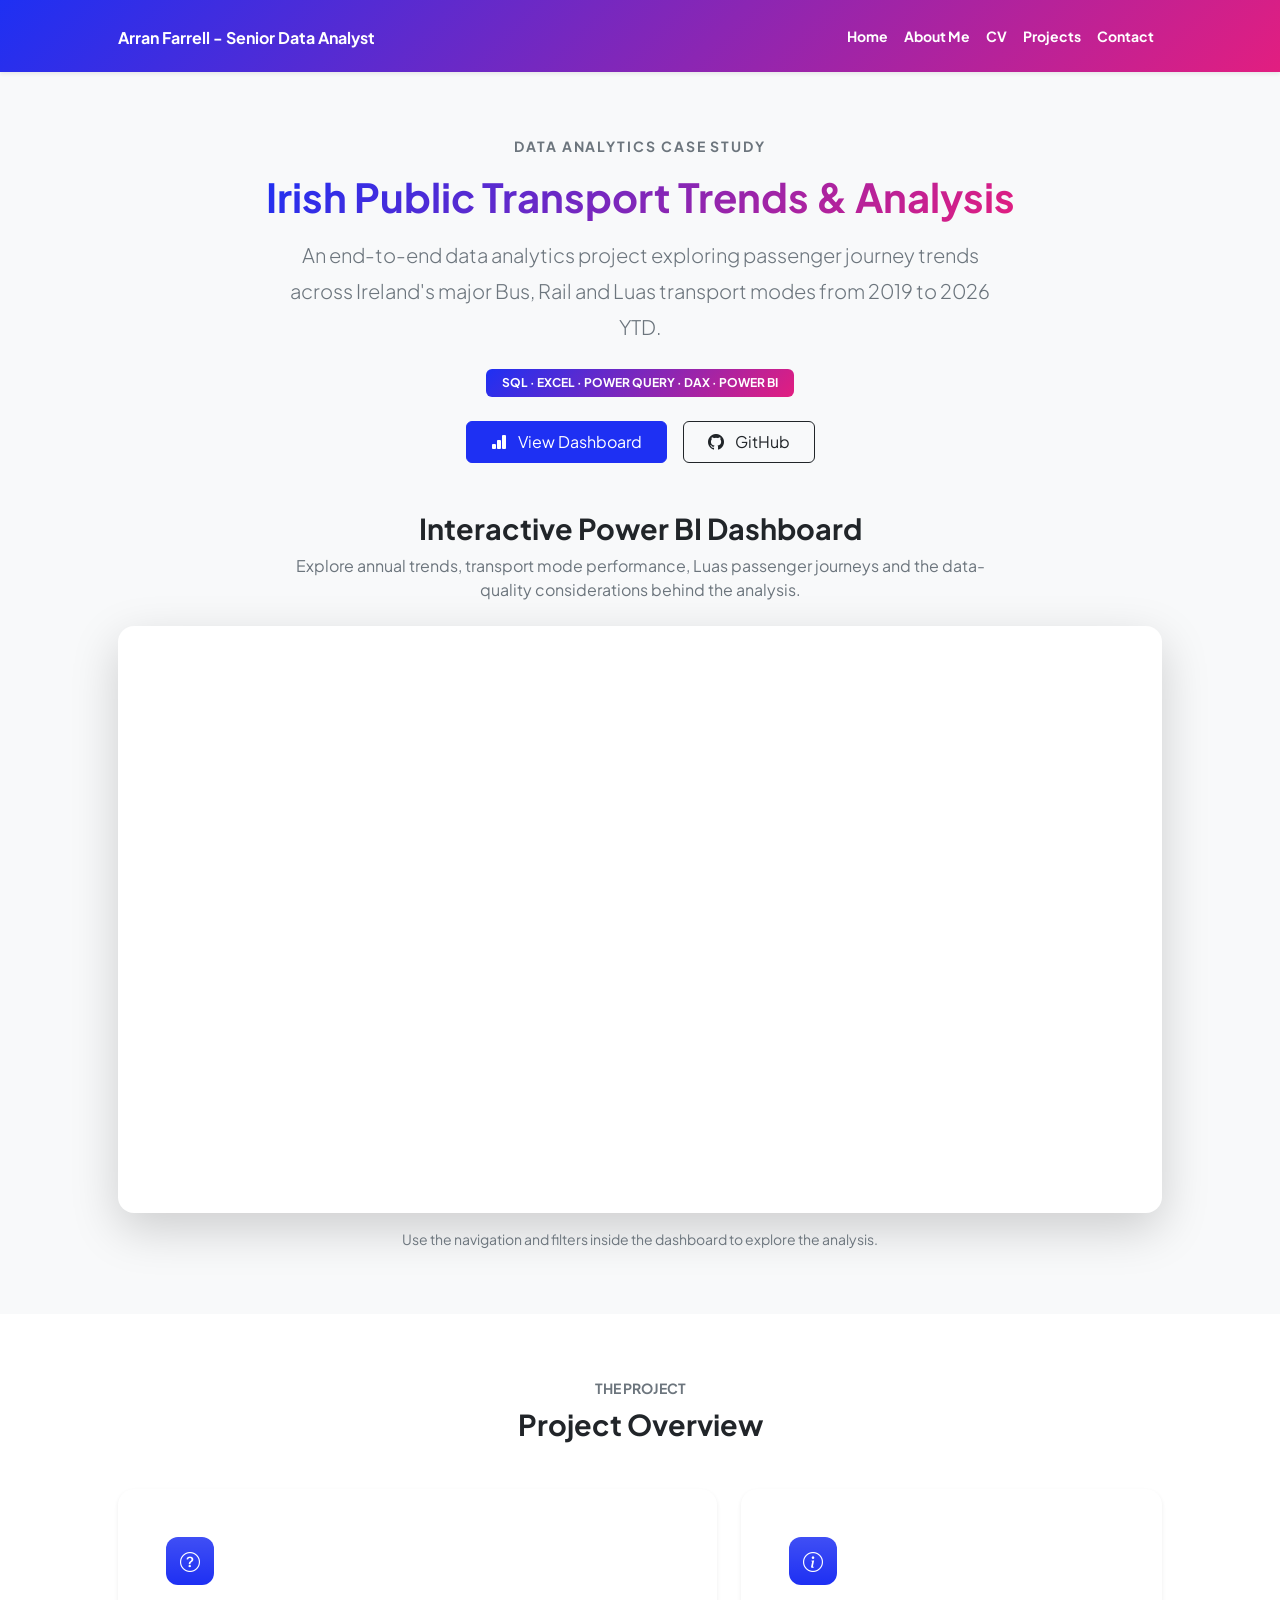
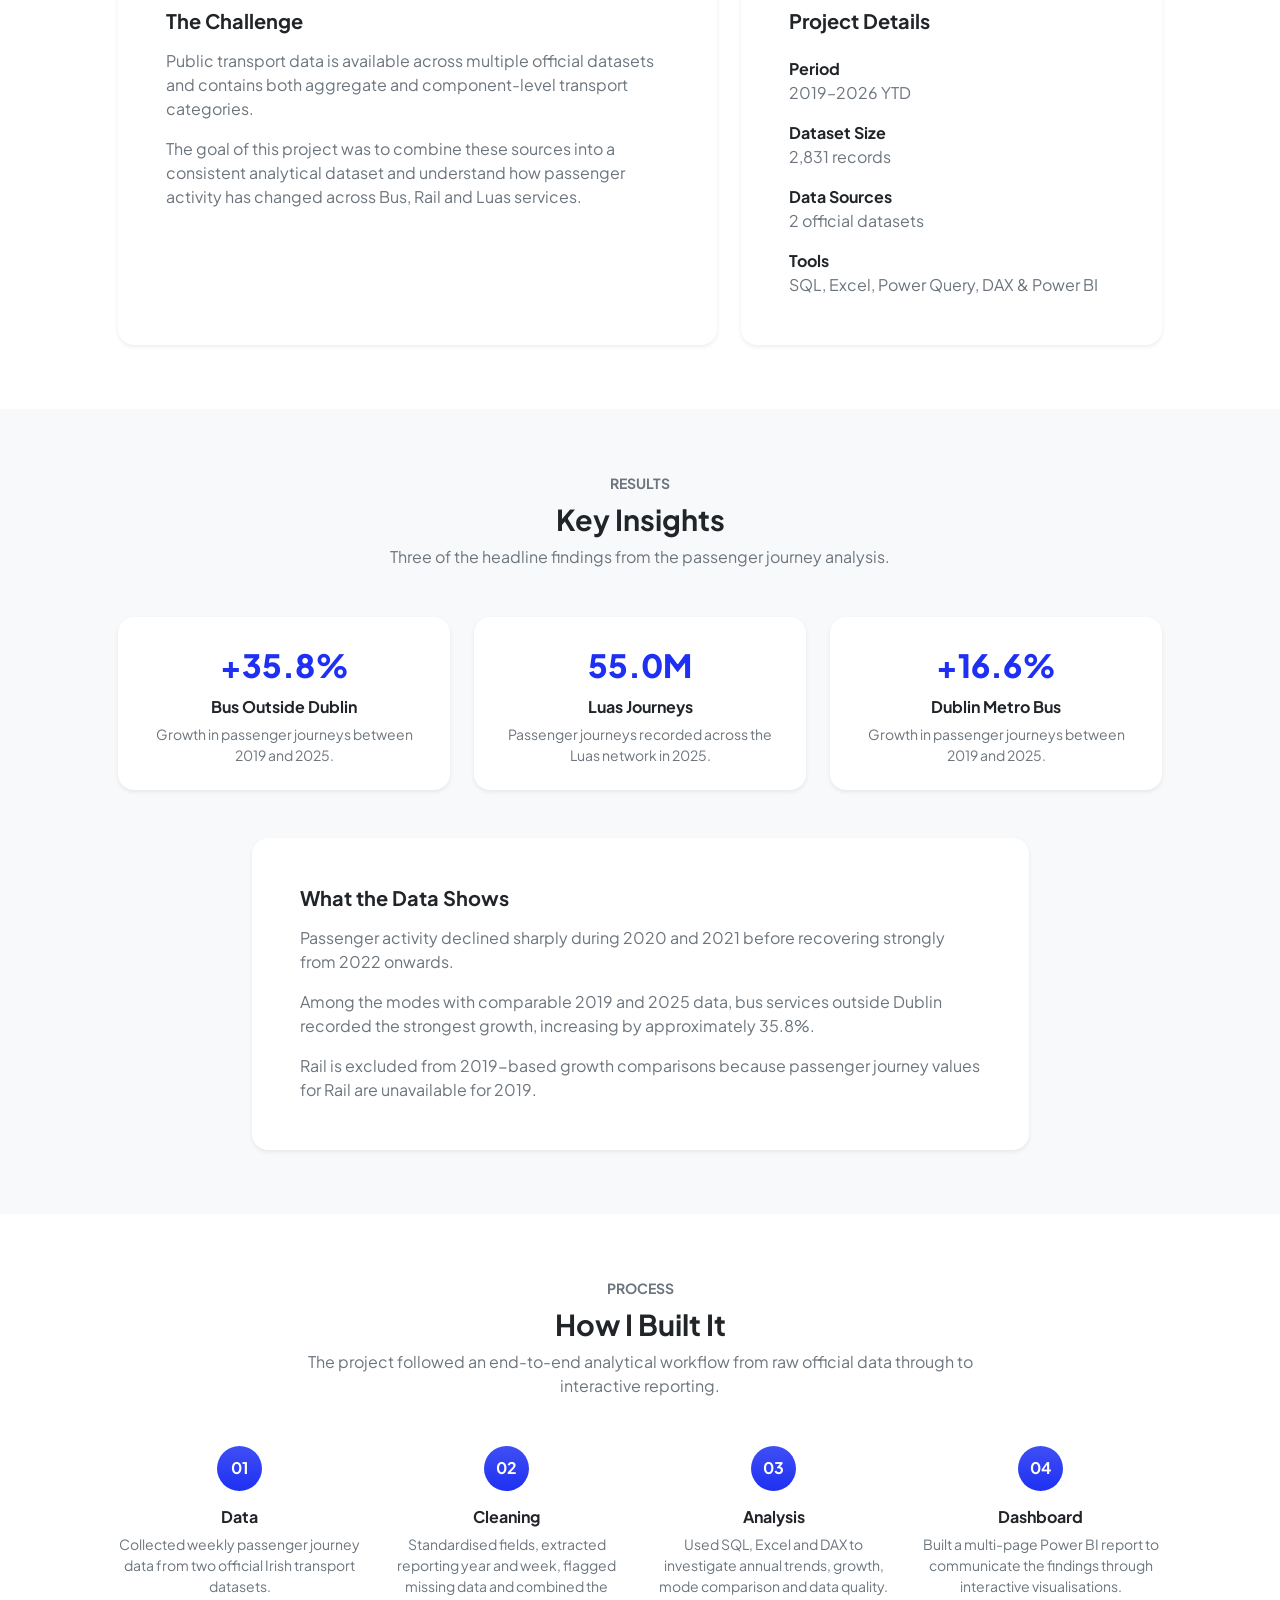
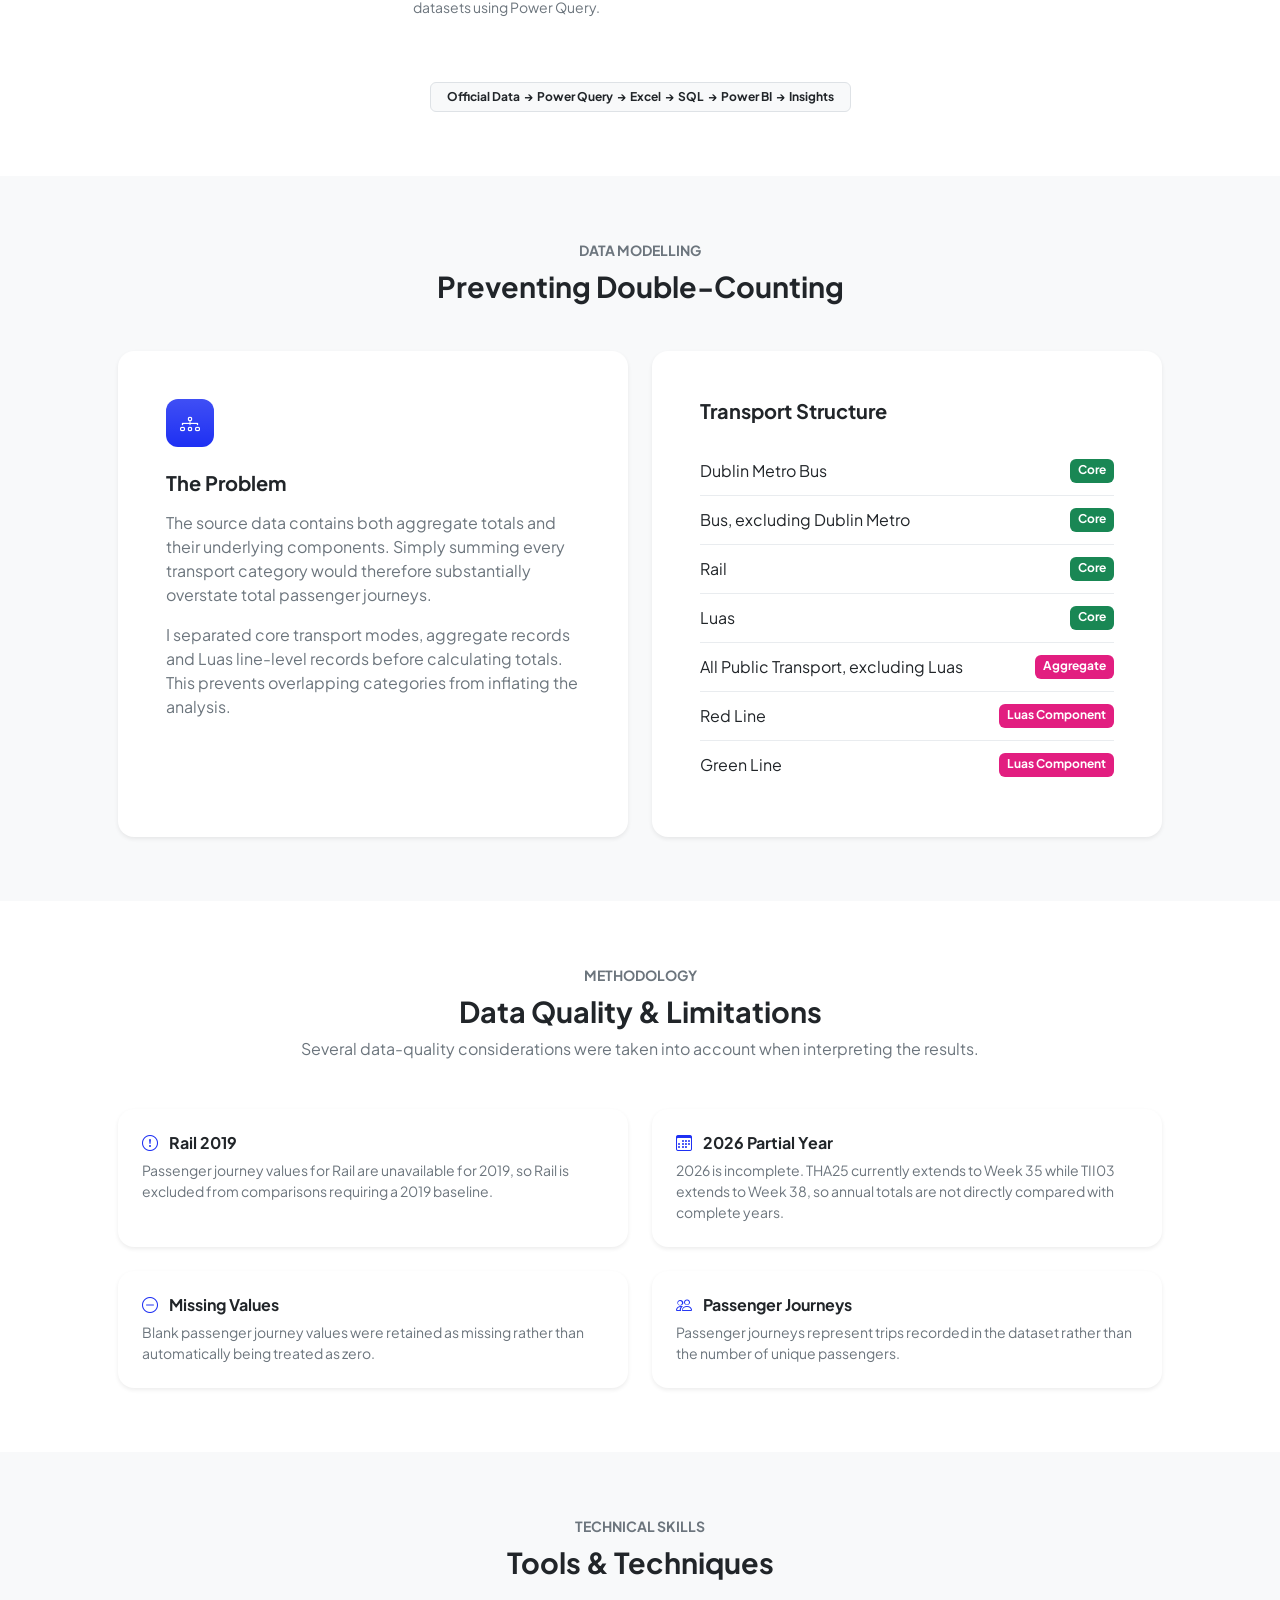
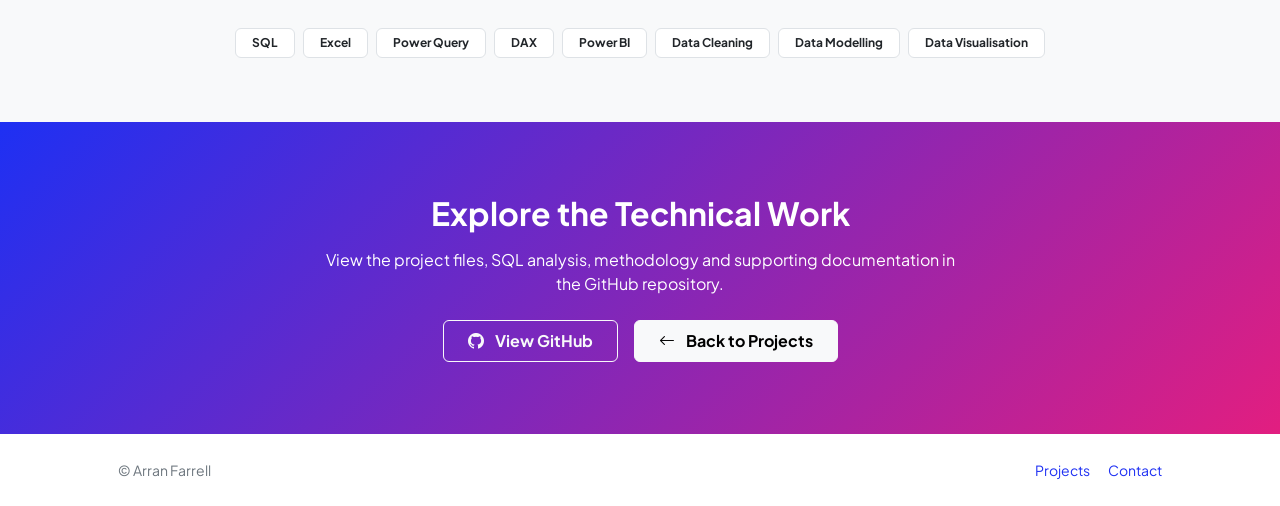
<file: transport.html>
<!DOCTYPE html>
<html lang="en">

<head>
    <!-- Google Analytics -->
        <script async src="https://www.googletagmanager.com/gtag/js?id=G-2NE5BPVYHW"></script>
        <script>
        window.dataLayer = window.dataLayer || [];
        function gtag(){dataLayer.push(arguments);}
        gtag('js', new Date());

        gtag('config', 'G-2NE5BPVYHW');
</script>

    <meta charset="utf-8" />

    <meta name="viewport"
          content="width=device-width, initial-scale=1, shrink-to-fit=no" />

    <meta name="description"
          content="Irish Public Transport data analysis project by Arran Farrell, exploring passenger journey trends across Bus, Rail and Luas using SQL, Excel, Power Query, DAX and Power BI." />

    <meta name="author" content="Arran Farrell" />

    <title>Irish Public Transport Analysis | Arran Farrell</title>


    <!-- Favicon -->
    <link rel="icon"
          type="image/x-icon"
          href="assets/favicon.ico" />


    <!-- Google Font -->
    <link rel="preconnect"
          href="https://fonts.googleapis.com" />

    <link rel="preconnect"
          href="https://fonts.gstatic.com"
          crossorigin />

    <link href="https://fonts.googleapis.com/css2?family=Plus+Jakarta+Sans:wght@100;200;300;400;500;600;700;800;900&display=swap"
          rel="stylesheet" />


    <!-- Bootstrap Icons -->
    <link href="https://cdn.jsdelivr.net/npm/bootstrap-icons@1.8.1/font/bootstrap-icons.css"
          rel="stylesheet" />


    <!-- Your existing stylesheet -->
    <link href="css/styles.css"
          rel="stylesheet" />


    <!-- Project page styling -->
    <style>

        html {
            scroll-behavior: smooth;
        }

        body {
            font-family: "Plus Jakarta Sans", sans-serif;
        }


        /* -------------------------
           HERO
        ------------------------- */

        .project-hero {
            padding-top: 4rem;
            padding-bottom: 3rem;
        }

        .project-title {
            font-size: 2.5rem;
            line-height: 1.2;
        }

        .project-description {
            max-width: 700px;
            margin-left: auto;
            margin-right: auto;
            line-height: 1.8;
        }

        .project-label {
            letter-spacing: 0.12rem;
        }


        /* -------------------------
           SECTIONS
        ------------------------- */

        .project-section {
            padding-top: 4rem;
            padding-bottom: 4rem;
        }

        .section-heading {
            font-size: 1.8rem;
        }

        .section-description {
            max-width: 700px;
            margin-left: auto;
            margin-right: auto;
        }


        /* -------------------------
           CARDS
        ------------------------- */

        .project-card {
            border: 0;
            border-radius: 1rem;
            height: 100%;
        }

        .project-card-icon {
            width: 48px;
            height: 48px;
            display: flex;
            align-items: center;
            justify-content: center;
            border-radius: 0.75rem;
            font-size: 1.25rem;
        }


        /* -------------------------
           INSIGHTS
        ------------------------- */

        .insight-number {
            font-size: 2rem;
            font-weight: 800;
        }


        /* -------------------------
           WORKFLOW
        ------------------------- */

        .workflow-step {
            text-align: center;
            height: 100%;
        }

        .workflow-number {
            width: 45px;
            height: 45px;
            border-radius: 50%;
            display: flex;
            align-items: center;
            justify-content: center;
            margin: 0 auto 1rem auto;
            font-weight: 700;
        }


        /* -------------------------
           POWER BI
        ------------------------- */

        .dashboard-wrapper {
            border-radius: 1rem;
            overflow: hidden;
        }


        /* -------------------------
           TECHNICAL CHALLENGE
        ------------------------- */

        .mode-item {
            padding: 0.75rem 0;
            border-bottom: 1px solid #e9ecef;
        }

        .mode-item:last-child {
            border-bottom: 0;
        }


        /* -------------------------
           MOBILE
        ------------------------- */

        @media (max-width: 768px) {

            .project-hero {
                padding-top: 2.5rem;
            }

            .project-title {
                font-size: 1.9rem;
            }

            .project-section {
                padding-top: 3rem;
                padding-bottom: 3rem;
            }

        }

    </style>

</head>


<body class="d-flex flex-column h-100 bg-light">

<main class="flex-shrink-0">


    <!-- =====================================================
         NAVIGATION
    ====================================================== -->

    <nav class="navbar navbar-expand-lg navbar-light bg-white py-3 shadow-sm">

        <div class="container px-3 px-md-5">

            <a class="navbar-brand text-wrap me-2"
               href="index.html">

                <span class="fw-bolder fs-6 fs-md-5">
                    Arran Farrell - Senior Data Analyst
                </span>

            </a>


            <button class="navbar-toggler"
                    type="button"
                    data-bs-toggle="collapse"
                    data-bs-target="#navbarSupportedContent"
                    aria-controls="navbarSupportedContent"
                    aria-expanded="false"
                    aria-label="Toggle navigation">

                <span class="navbar-toggler-icon"></span>

            </button>


            <div class="collapse navbar-collapse"
                 id="navbarSupportedContent">

                <ul class="navbar-nav ms-auto mb-2 mb-lg-0 small fw-bolder">

                    <li class="nav-item">
                        <a class="nav-link"
                           href="index.html">
                            Home
                        </a>
                    </li>

                    <li class="nav-item">
                        <a class="nav-link"
                           href="About Me.html">
                            About Me
                        </a>
                    </li>

                    <li class="nav-item">
                        <a class="nav-link"
                           href="cv.html">
                            CV
                        </a>
                    </li>

                    <li class="nav-item">
                        <a class="nav-link active"
                           href="projects.html">
                            Projects
                        </a>
                    </li>

                    <li class="nav-item">
                        <a class="nav-link"
                           href="contact.html">
                            Contact
                        </a>
                    </li>

                </ul>

            </div>

        </div>

    </nav>



    <!-- =====================================================
         HERO
    ====================================================== -->

    <section class="project-hero">

        <div class="container px-3 px-md-5">

            <div class="text-center">

                <!-- Small label -->

                <p class="project-label text-uppercase
                          text-muted small fw-bold mb-3">

                    Data Analytics Case Study

                </p>


                <!-- Project title -->

                <h1 class="project-title fw-bolder mb-3">

                    <span class="text-gradient d-inline">

                        Irish Public Transport Trends & Analysis

                    </span>

                </h1>


                <!-- Description -->

                <p class="project-description
                          lead text-muted mb-4">

                    An end-to-end data analytics project exploring
                    passenger journey trends across Ireland's major
                    Bus, Rail and Luas transport modes from
                    2019 to 2026 YTD.

                </p>


                <!-- Skills badge -->

                <div class="mb-4">

                    <span class="badge
                                 bg-gradient-primary-to-secondary
                                 text-white
                                 text-uppercase
                                 px-3 py-2">

                        SQL &middot;
                        Excel &middot;
                        Power Query &middot;
                        DAX &middot;
                        Power BI

                    </span>

                </div>


                <!-- CTA buttons -->

                <div class="d-flex
                            justify-content-center
                            gap-3
                            flex-wrap">

                    <a href="#dashboard"
                       class="btn btn-primary px-4 py-2">

                        <i class="bi bi-bar-chart-fill me-2"></i>

                        View Dashboard

                    </a>


                    <a href="https://github.com/ArranF1995/Irish-transport-and-Commuting"
                       target="_blank"
                       rel="noopener noreferrer"
                       class="btn btn-outline-dark px-4 py-2">

                        <i class="bi bi-github me-2"></i>

                        GitHub

                    </a>

                </div>

            </div>

        </div>

    </section>



    <!-- =====================================================
         DASHBOARD
    ====================================================== -->

    <section id="dashboard"
             class="pb-5">

        <div class="container px-3 px-md-5">


            <div class="text-center mb-4">

                <h2 class="section-heading fw-bolder mb-2">

                    Interactive Power BI Dashboard

                </h2>

                <p class="text-muted section-description">

                    Explore annual trends, transport mode performance,
                    Luas passenger journeys and the data-quality
                    considerations behind the analysis.

                </p>

            </div>


            <div class="dashboard-wrapper
                        shadow-lg
                        bg-white">

                <div class="ratio ratio-16x9">

                    <iframe
                        title="Irish Public Transport Dashboard"
                        src="https://app.powerbi.com/view?r=eyJrIjoiZDFlMzFjOTUtNDQ2Ny00ZGI4LWIwZjktY2FlMmU1YzJjZjk3IiwidCI6IjViZjI2ZTU2LTUyNDQtNDQ2Zi1iZWQ5LTU1OGM1ZDAwNTk1ZSJ9&pageName=a4b17207fbe14133b85c"
                        style="border: none;"
                        allowfullscreen>
                    </iframe>

                </div>

            </div>


            <p class="text-muted small text-center mt-3">

                Use the navigation and filters inside the dashboard
                to explore the analysis.

            </p>

        </div>

    </section>



    <!-- =====================================================
         PROJECT OVERVIEW
    ====================================================== -->

    <section class="project-section bg-white">

        <div class="container px-3 px-md-5">


            <div class="text-center mb-5">

                <p class="text-uppercase
                          text-muted
                          small
                          fw-bold
                          mb-2">

                    The Project

                </p>

                <h2 class="section-heading fw-bolder">

                    Project Overview

                </h2>

            </div>


            <div class="row g-4 justify-content-center">


                <!-- Challenge -->

                <div class="col-lg-7">

                    <div class="card
                                project-card
                                shadow-sm">

                        <div class="card-body p-4 p-md-5">

                            <div class="project-card-icon
                                        bg-primary
                                        bg-gradient
                                        text-white
                                        mb-4">

                                <i class="bi bi-question-circle"></i>

                            </div>


                            <h3 class="h5 fw-bold mb-3">

                                The Challenge

                            </h3>


                            <p class="text-muted">

                                Public transport data is available
                                across multiple official datasets and
                                contains both aggregate and
                                component-level transport categories.

                            </p>


                            <p class="text-muted mb-0">

                                The goal of this project was to combine
                                these sources into a consistent
                                analytical dataset and understand how
                                passenger activity has changed across
                                Bus, Rail and Luas services.

                            </p>

                        </div>

                    </div>

                </div>



                <!-- Details -->

                <div class="col-lg-5">

                    <div class="card
                                project-card
                                shadow-sm">

                        <div class="card-body p-4 p-md-5">

                            <div class="project-card-icon
                                        bg-primary
                                        bg-gradient
                                        text-white
                                        mb-4">

                                <i class="bi bi-info-circle"></i>

                            </div>


                            <h3 class="h5 fw-bold mb-4">

                                Project Details

                            </h3>


                            <p class="mb-3">

                                <strong>Period</strong><br>

                                <span class="text-muted">
                                    2019–2026 YTD
                                </span>

                            </p>


                            <p class="mb-3">

                                <strong>Dataset Size</strong><br>

                                <span class="text-muted">
                                    2,831 records
                                </span>

                            </p>


                            <p class="mb-3">

                                <strong>Data Sources</strong><br>

                                <span class="text-muted">
                                    2 official datasets
                                </span>

                            </p>


                            <p class="mb-0">

                                <strong>Tools</strong><br>

                                <span class="text-muted">
                                    SQL, Excel, Power Query,
                                    DAX & Power BI
                                </span>

                            </p>

                        </div>

                    </div>

                </div>

            </div>

        </div>

    </section>



    <!-- =====================================================
         KEY INSIGHTS
    ====================================================== -->

    <section class="project-section">

        <div class="container px-3 px-md-5">


            <div class="text-center mb-5">

                <p class="text-uppercase
                          text-muted
                          small
                          fw-bold
                          mb-2">

                    Results

                </p>

                <h2 class="section-heading fw-bolder">

                    Key Insights

                </h2>

                <p class="text-muted section-description">

                    Three of the headline findings from the
                    passenger journey analysis.

                </p>

            </div>


            <div class="row g-4 text-center">


                <!-- Insight 1 -->

                <div class="col-md-4">

                    <div class="card
                                project-card
                                shadow-sm">

                        <div class="card-body p-4">

                            <div class="insight-number
                                        text-primary
                                        mb-2">

                                +35.8%

                            </div>

                            <h3 class="h6 fw-bold">

                                Bus Outside Dublin

                            </h3>

                            <p class="text-muted small mb-0">

                                Growth in passenger journeys
                                between 2019 and 2025.

                            </p>

                        </div>

                    </div>

                </div>



                <!-- Insight 2 -->

                <div class="col-md-4">

                    <div class="card
                                project-card
                                shadow-sm">

                        <div class="card-body p-4">

                            <div class="insight-number
                                        text-primary
                                        mb-2">

                                55.0M

                            </div>

                            <h3 class="h6 fw-bold">

                                Luas Journeys

                            </h3>

                            <p class="text-muted small mb-0">

                                Passenger journeys recorded
                                across the Luas network in 2025.

                            </p>

                        </div>

                    </div>

                </div>



                <!-- Insight 3 -->

                <div class="col-md-4">

                    <div class="card
                                project-card
                                shadow-sm">

                        <div class="card-body p-4">

                            <div class="insight-number
                                        text-primary
                                        mb-2">

                                +16.6%

                            </div>

                            <h3 class="h6 fw-bold">

                                Dublin Metro Bus

                            </h3>

                            <p class="text-muted small mb-0">

                                Growth in passenger journeys
                                between 2019 and 2025.

                            </p>

                        </div>

                    </div>

                </div>

            </div>


            <!-- Insight narrative -->

            <div class="row justify-content-center mt-5">

                <div class="col-lg-9">

                    <div class="card
                                project-card
                                shadow-sm">

                        <div class="card-body p-4 p-md-5">

                            <h3 class="h5 fw-bold mb-3">

                                What the Data Shows

                            </h3>


                            <p class="text-muted">

                                Passenger activity declined sharply
                                during 2020 and 2021 before recovering
                                strongly from 2022 onwards.

                            </p>


                            <p class="text-muted">

                                Among the modes with comparable
                                2019 and 2025 data, bus services
                                outside Dublin recorded the strongest
                                growth, increasing by approximately
                                35.8%.

                            </p>


                            <p class="text-muted mb-0">

                                Rail is excluded from 2019-based
                                growth comparisons because passenger
                                journey values for Rail are unavailable
                                for 2019.

                            </p>

                        </div>

                    </div>

                </div>

            </div>

        </div>

    </section>



    <!-- =====================================================
         HOW I BUILT IT
    ====================================================== -->

    <section class="project-section bg-white">

        <div class="container px-3 px-md-5">


            <div class="text-center mb-5">

                <p class="text-uppercase
                          text-muted
                          small
                          fw-bold
                          mb-2">

                    Process

                </p>

                <h2 class="section-heading fw-bolder">

                    How I Built It

                </h2>

                <p class="text-muted section-description">

                    The project followed an end-to-end analytical
                    workflow from raw official data through to
                    interactive reporting.

                </p>

            </div>



            <div class="row g-4">


                <!-- Step 1 -->

                <div class="col-md-6 col-lg-3">

                    <div class="workflow-step">

                        <div class="workflow-number
                                    bg-primary
                                    bg-gradient
                                    text-white">

                            01

                        </div>

                        <h3 class="h6 fw-bold">

                            Data

                        </h3>

                        <p class="text-muted small">

                            Collected weekly passenger journey data
                            from two official Irish transport datasets.

                        </p>

                    </div>

                </div>



                <!-- Step 2 -->

                <div class="col-md-6 col-lg-3">

                    <div class="workflow-step">

                        <div class="workflow-number
                                    bg-primary
                                    bg-gradient
                                    text-white">

                            02

                        </div>

                        <h3 class="h6 fw-bold">

                            Cleaning

                        </h3>

                        <p class="text-muted small">

                            Standardised fields, extracted reporting
                            year and week, flagged missing data and
                            combined the datasets using Power Query.

                        </p>

                    </div>

                </div>



                <!-- Step 3 -->

                <div class="col-md-6 col-lg-3">

                    <div class="workflow-step">

                        <div class="workflow-number
                                    bg-primary
                                    bg-gradient
                                    text-white">

                            03

                        </div>

                        <h3 class="h6 fw-bold">

                            Analysis

                        </h3>

                        <p class="text-muted small">

                            Used SQL, Excel and DAX to investigate
                            annual trends, growth, mode comparison
                            and data quality.

                        </p>

                    </div>

                </div>



                <!-- Step 4 -->

                <div class="col-md-6 col-lg-3">

                    <div class="workflow-step">

                        <div class="workflow-number
                                    bg-primary
                                    bg-gradient
                                    text-white">

                            04

                        </div>

                        <h3 class="h6 fw-bold">

                            Dashboard

                        </h3>

                        <p class="text-muted small">

                            Built a multi-page Power BI report to
                            communicate the findings through
                            interactive visualisations.

                        </p>

                    </div>

                </div>

            </div>



            <!-- Workflow line -->

            <div class="text-center mt-5">

                <span class="badge
                             bg-light
                             text-dark
                             border
                             px-3 py-2">

                    Official Data
                    &nbsp;→&nbsp;
                    Power Query
                    &nbsp;→&nbsp;
                    Excel
                    &nbsp;→&nbsp;
                    SQL
                    &nbsp;→&nbsp;
                    Power BI
                    &nbsp;→&nbsp;
                    Insights

                </span>

            </div>

        </div>

    </section>



    <!-- =====================================================
         TECHNICAL CHALLENGE
    ====================================================== -->

    <section class="project-section">

        <div class="container px-3 px-md-5">


            <div class="text-center mb-5">

                <p class="text-uppercase
                          text-muted
                          small
                          fw-bold
                          mb-2">

                    Data Modelling

                </p>

                <h2 class="section-heading fw-bolder">

                    Preventing Double-Counting

                </h2>

            </div>



            <div class="row g-4 align-items-stretch">


                <!-- Explanation -->

                <div class="col-lg-6">

                    <div class="card
                                project-card
                                shadow-sm">

                        <div class="card-body p-4 p-md-5">

                            <div class="project-card-icon
                                        bg-primary
                                        bg-gradient
                                        text-white
                                        mb-4">

                                <i class="bi bi-diagram-3"></i>

                            </div>


                            <h3 class="h5 fw-bold mb-3">

                                The Problem

                            </h3>


                            <p class="text-muted">

                                The source data contains both
                                aggregate totals and their underlying
                                components. Simply summing every
                                transport category would therefore
                                substantially overstate total
                                passenger journeys.

                            </p>


                            <p class="text-muted mb-0">

                                I separated core transport modes,
                                aggregate records and Luas line-level
                                records before calculating totals.
                                This prevents overlapping categories
                                from inflating the analysis.

                            </p>

                        </div>

                    </div>

                </div>



                <!-- Mode structure -->

                <div class="col-lg-6">

                    <div class="card
                                project-card
                                shadow-sm">

                        <div class="card-body p-4 p-md-5">

                            <h3 class="h5 fw-bold mb-4">

                                Transport Structure

                            </h3>


                            <div class="mode-item
                                        d-flex
                                        justify-content-between">

                                <span>
                                    Dublin Metro Bus
                                </span>

                                <span class="badge bg-success">
                                    Core
                                </span>

                            </div>


                            <div class="mode-item
                                        d-flex
                                        justify-content-between">

                                <span>
                                    Bus, excluding Dublin Metro
                                </span>

                                <span class="badge bg-success">
                                    Core
                                </span>

                            </div>


                            <div class="mode-item
                                        d-flex
                                        justify-content-between">

                                <span>
                                    Rail
                                </span>

                                <span class="badge bg-success">
                                    Core
                                </span>

                            </div>


                            <div class="mode-item
                                        d-flex
                                        justify-content-between">

                                <span>
                                    Luas
                                </span>

                                <span class="badge bg-success">
                                    Core
                                </span>

                            </div>


                            <div class="mode-item
                                        d-flex
                                        justify-content-between">

                                <span>
                                    All Public Transport,
                                    excluding Luas
                                </span>

                                <span class="badge bg-secondary">
                                    Aggregate
                                </span>

                            </div>


                            <div class="mode-item
                                        d-flex
                                        justify-content-between">

                                <span>
                                    Red Line
                                </span>

                                <span class="badge bg-secondary">
                                    Luas Component
                                </span>

                            </div>


                            <div class="mode-item
                                        d-flex
                                        justify-content-between">

                                <span>
                                    Green Line
                                </span>

                                <span class="badge bg-secondary">
                                    Luas Component
                                </span>

                            </div>

                        </div>

                    </div>

                </div>

            </div>

        </div>

    </section>



    <!-- =====================================================
         DATA QUALITY & LIMITATIONS
    ====================================================== -->

    <section class="project-section bg-white">

        <div class="container px-3 px-md-5">


            <div class="text-center mb-5">

                <p class="text-uppercase
                          text-muted
                          small
                          fw-bold
                          mb-2">

                    Methodology

                </p>

                <h2 class="section-heading fw-bolder">

                    Data Quality & Limitations

                </h2>

                <p class="text-muted section-description">

                    Several data-quality considerations were taken
                    into account when interpreting the results.

                </p>

            </div>



            <div class="row g-4">


                <!-- Rail -->

                <div class="col-md-6">

                    <div class="card
                                project-card
                                shadow-sm">

                        <div class="card-body p-4">

                            <h3 class="h6 fw-bold">

                                <i class="bi bi-exclamation-circle
                                           text-primary me-2"></i>

                                Rail 2019

                            </h3>

                            <p class="text-muted small mb-0">

                                Passenger journey values for Rail are
                                unavailable for 2019, so Rail is
                                excluded from comparisons requiring
                                a 2019 baseline.

                            </p>

                        </div>

                    </div>

                </div>



                <!-- 2026 -->

                <div class="col-md-6">

                    <div class="card
                                project-card
                                shadow-sm">

                        <div class="card-body p-4">

                            <h3 class="h6 fw-bold">

                                <i class="bi bi-calendar3
                                           text-primary me-2"></i>

                                2026 Partial Year

                            </h3>

                            <p class="text-muted small mb-0">

                                2026 is incomplete. THA25 currently
                                extends to Week 35 while TII03 extends
                                to Week 38, so annual totals are not
                                directly compared with complete years.

                            </p>

                        </div>

                    </div>

                </div>



                <!-- Missing -->

                <div class="col-md-6">

                    <div class="card
                                project-card
                                shadow-sm">

                        <div class="card-body p-4">

                            <h3 class="h6 fw-bold">

                                <i class="bi bi-dash-circle
                                           text-primary me-2"></i>

                                Missing Values

                            </h3>

                            <p class="text-muted small mb-0">

                                Blank passenger journey values were
                                retained as missing rather than
                                automatically being treated as zero.

                            </p>

                        </div>

                    </div>

                </div>



                <!-- Journeys -->

                <div class="col-md-6">

                    <div class="card
                                project-card
                                shadow-sm">

                        <div class="card-body p-4">

                            <h3 class="h6 fw-bold">

                                <i class="bi bi-people
                                           text-primary me-2"></i>

                                Passenger Journeys

                            </h3>

                            <p class="text-muted small mb-0">

                                Passenger journeys represent trips
                                recorded in the dataset rather than
                                the number of unique passengers.

                            </p>

                        </div>

                    </div>

                </div>

            </div>

        </div>

    </section>



    <!-- =====================================================
         SKILLS USED
    ====================================================== -->

    <section class="project-section">

        <div class="container px-3 px-md-5">


            <div class="text-center mb-5">

                <p class="text-uppercase
                          text-muted
                          small
                          fw-bold
                          mb-2">

                    Technical Skills

                </p>

                <h2 class="section-heading fw-bolder">

                    Tools & Techniques

                </h2>

            </div>


            <div class="d-flex
                        justify-content-center
                        gap-2
                        flex-wrap">

                <span class="badge bg-white
                             text-dark
                             border
                             px-3 py-2">
                    SQL
                </span>

                <span class="badge bg-white
                             text-dark
                             border
                             px-3 py-2">
                    Excel
                </span>

                <span class="badge bg-white
                             text-dark
                             border
                             px-3 py-2">
                    Power Query
                </span>

                <span class="badge bg-white
                             text-dark
                             border
                             px-3 py-2">
                    DAX
                </span>

                <span class="badge bg-white
                             text-dark
                             border
                             px-3 py-2">
                    Power BI
                </span>

                <span class="badge bg-white
                             text-dark
                             border
                             px-3 py-2">
                    Data Cleaning
                </span>

                <span class="badge bg-white
                             text-dark
                             border
                             px-3 py-2">
                    Data Modelling
                </span>

                <span class="badge bg-white
                             text-dark
                             border
                             px-3 py-2">
                    Data Visualisation
                </span>

            </div>

        </div>

    </section>



    <!-- =====================================================
         GITHUB CTA
    ====================================================== -->

    <section class="py-5
                    bg-gradient-primary-to-secondary
                    text-white">

        <div class="container
                    px-3 px-md-5
                    my-3 my-md-4">

            <div class="text-center">

                <h2 class="h2 fw-bolder mb-3">

                    Explore the Technical Work

                </h2>


                <p class="mb-4 mx-auto"
                   style="max-width: 650px;">

                    View the project files, SQL analysis,
                    methodology and supporting documentation
                    in the GitHub repository.

                </p>


                <div class="d-flex
                            justify-content-center
                            gap-3
                            flex-wrap">

                    <a class="btn
                              btn-outline-light
                              px-4 py-2
                              fw-bolder"
                       href="https://github.com/ArranF1995/Irish-transport-and-Commuting"
                       target="_blank"
                       rel="noopener noreferrer">

                        <i class="bi bi-github me-2"></i>

                        View GitHub

                    </a>


                    <a class="btn
                              btn-light
                              px-4 py-2
                              fw-bolder"
                       href="projects.html">

                        <i class="bi bi-arrow-left me-2"></i>

                        Back to Projects

                    </a>

                </div>

            </div>

        </div>

    </section>


</main>



<!-- =====================================================
     FOOTER
====================================================== -->

<footer class="bg-white py-4 mt-auto">

    <div class="container px-3 px-md-5">

        <div class="row
                    align-items-center
                    justify-content-between
                    flex-column flex-sm-row">

            <div class="col-auto">

                <div class="small m-0 text-muted">

                    &copy; Arran Farrell

                </div>

            </div>


            <div class="col-auto">

                <a class="small text-decoration-none me-3"
                   href="projects.html">

                    Projects

                </a>

                <a class="small text-decoration-none"
                   href="contact.html">

                    Contact

                </a>

            </div>

        </div>

    </div>

</footer>



<!-- Bootstrap core JS -->
<script src="https://cdn.jsdelivr.net/npm/bootstrap@5.2.3/dist/js/bootstrap.bundle.min.js"></script>


<!-- Your existing scripts -->
<script src="js/scripts.js"></script>


</body>

</html>
</file>
